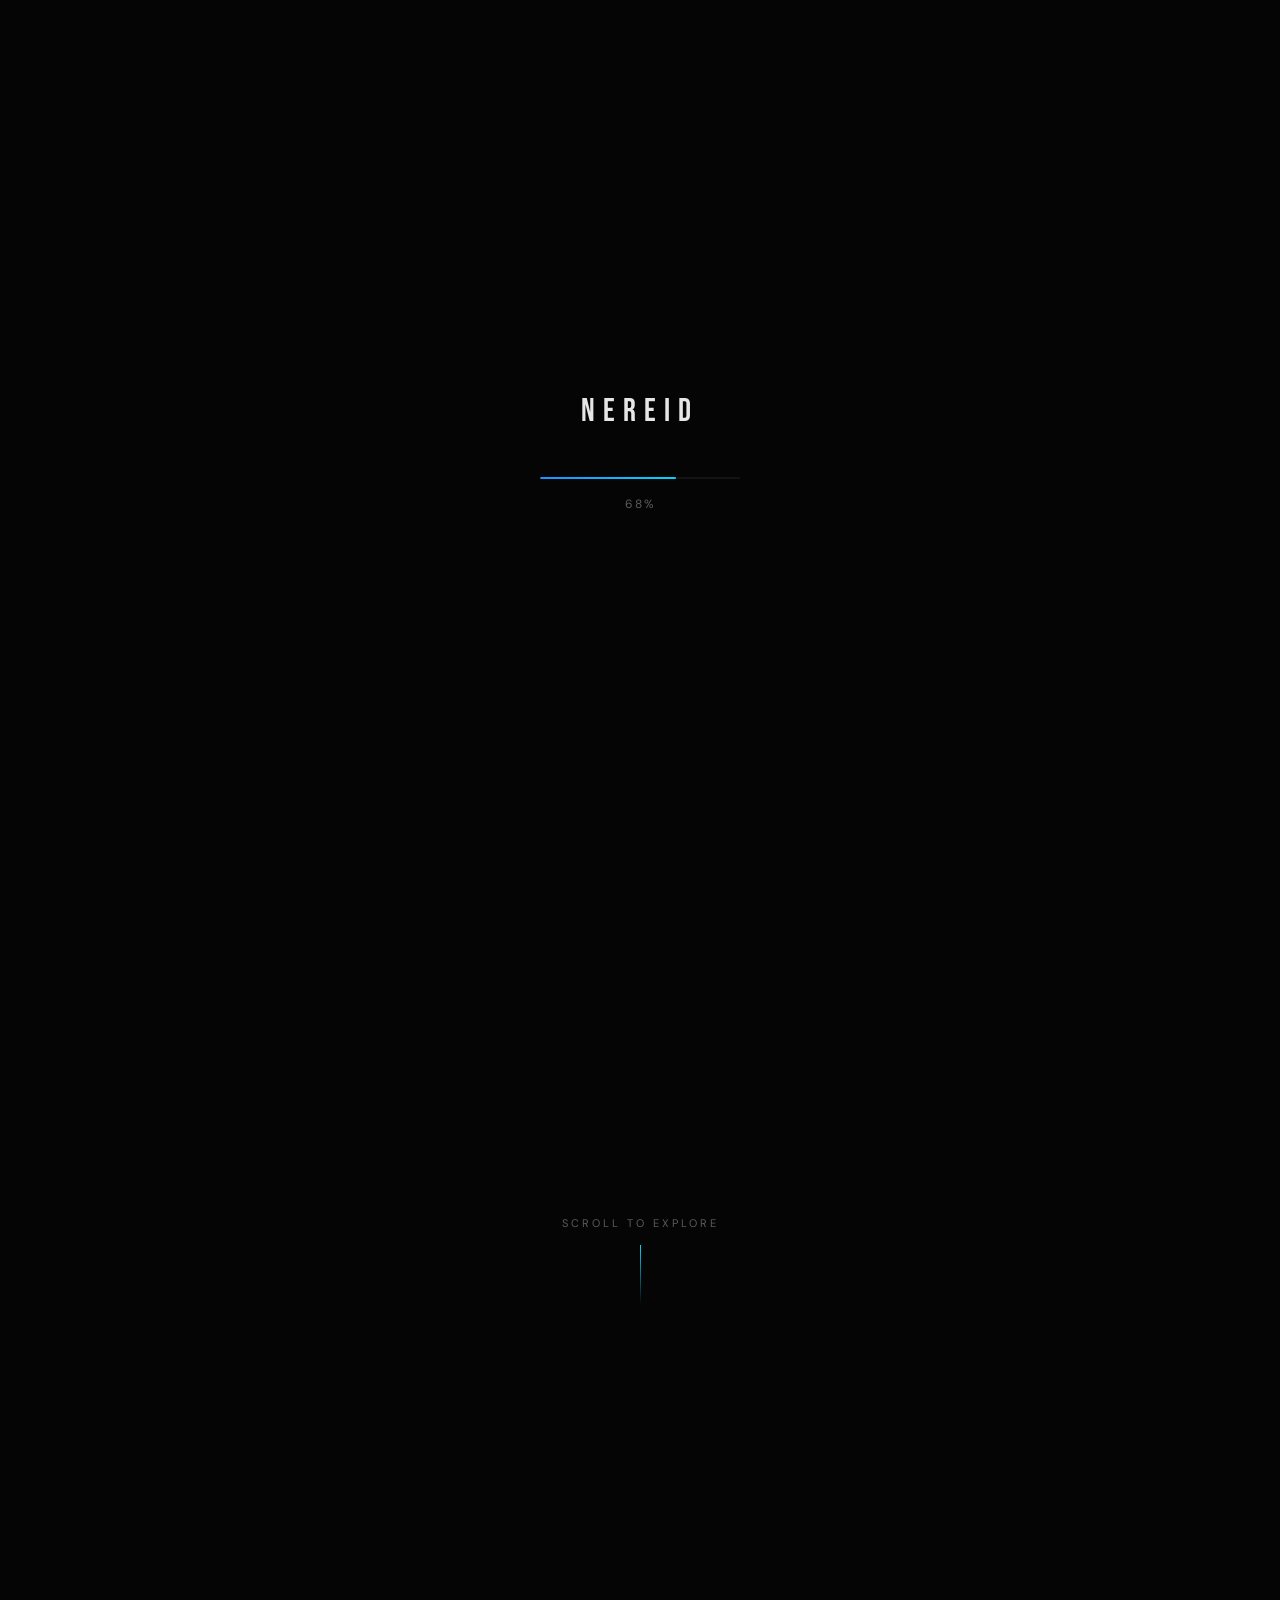
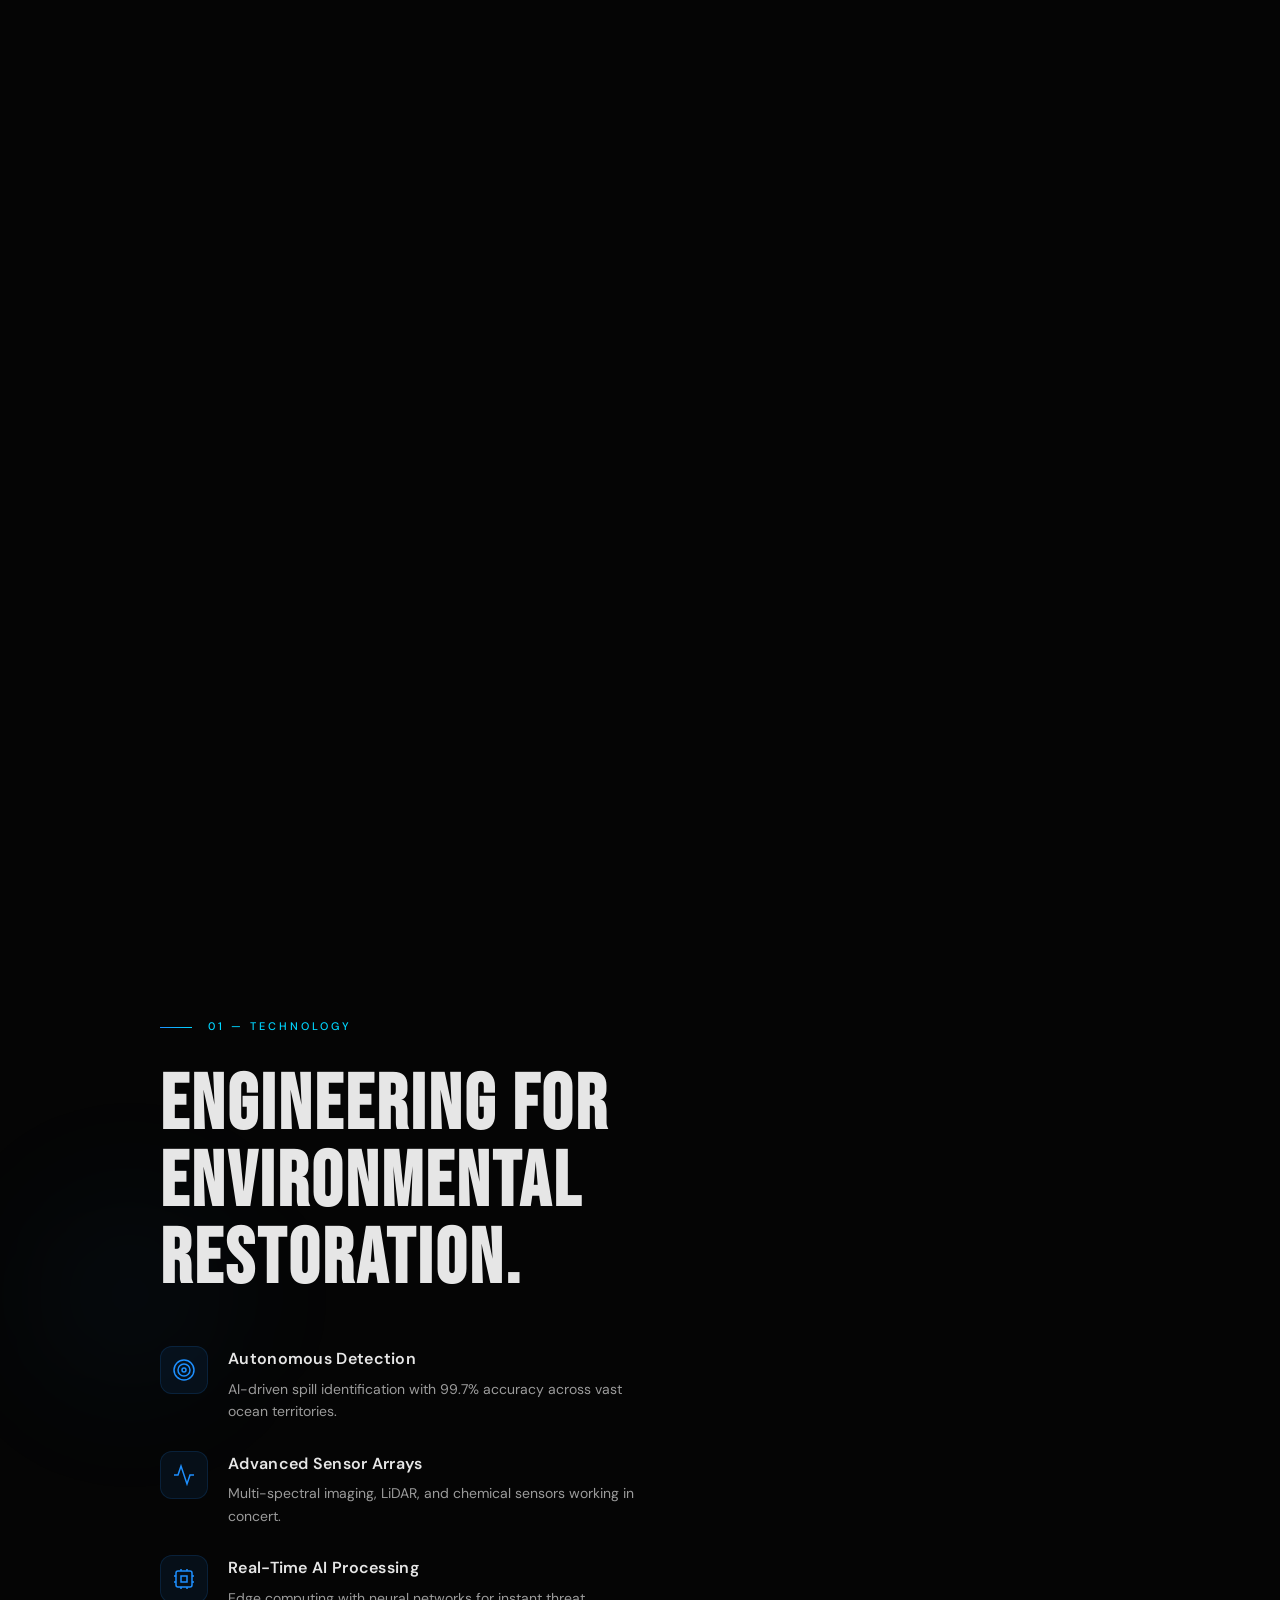
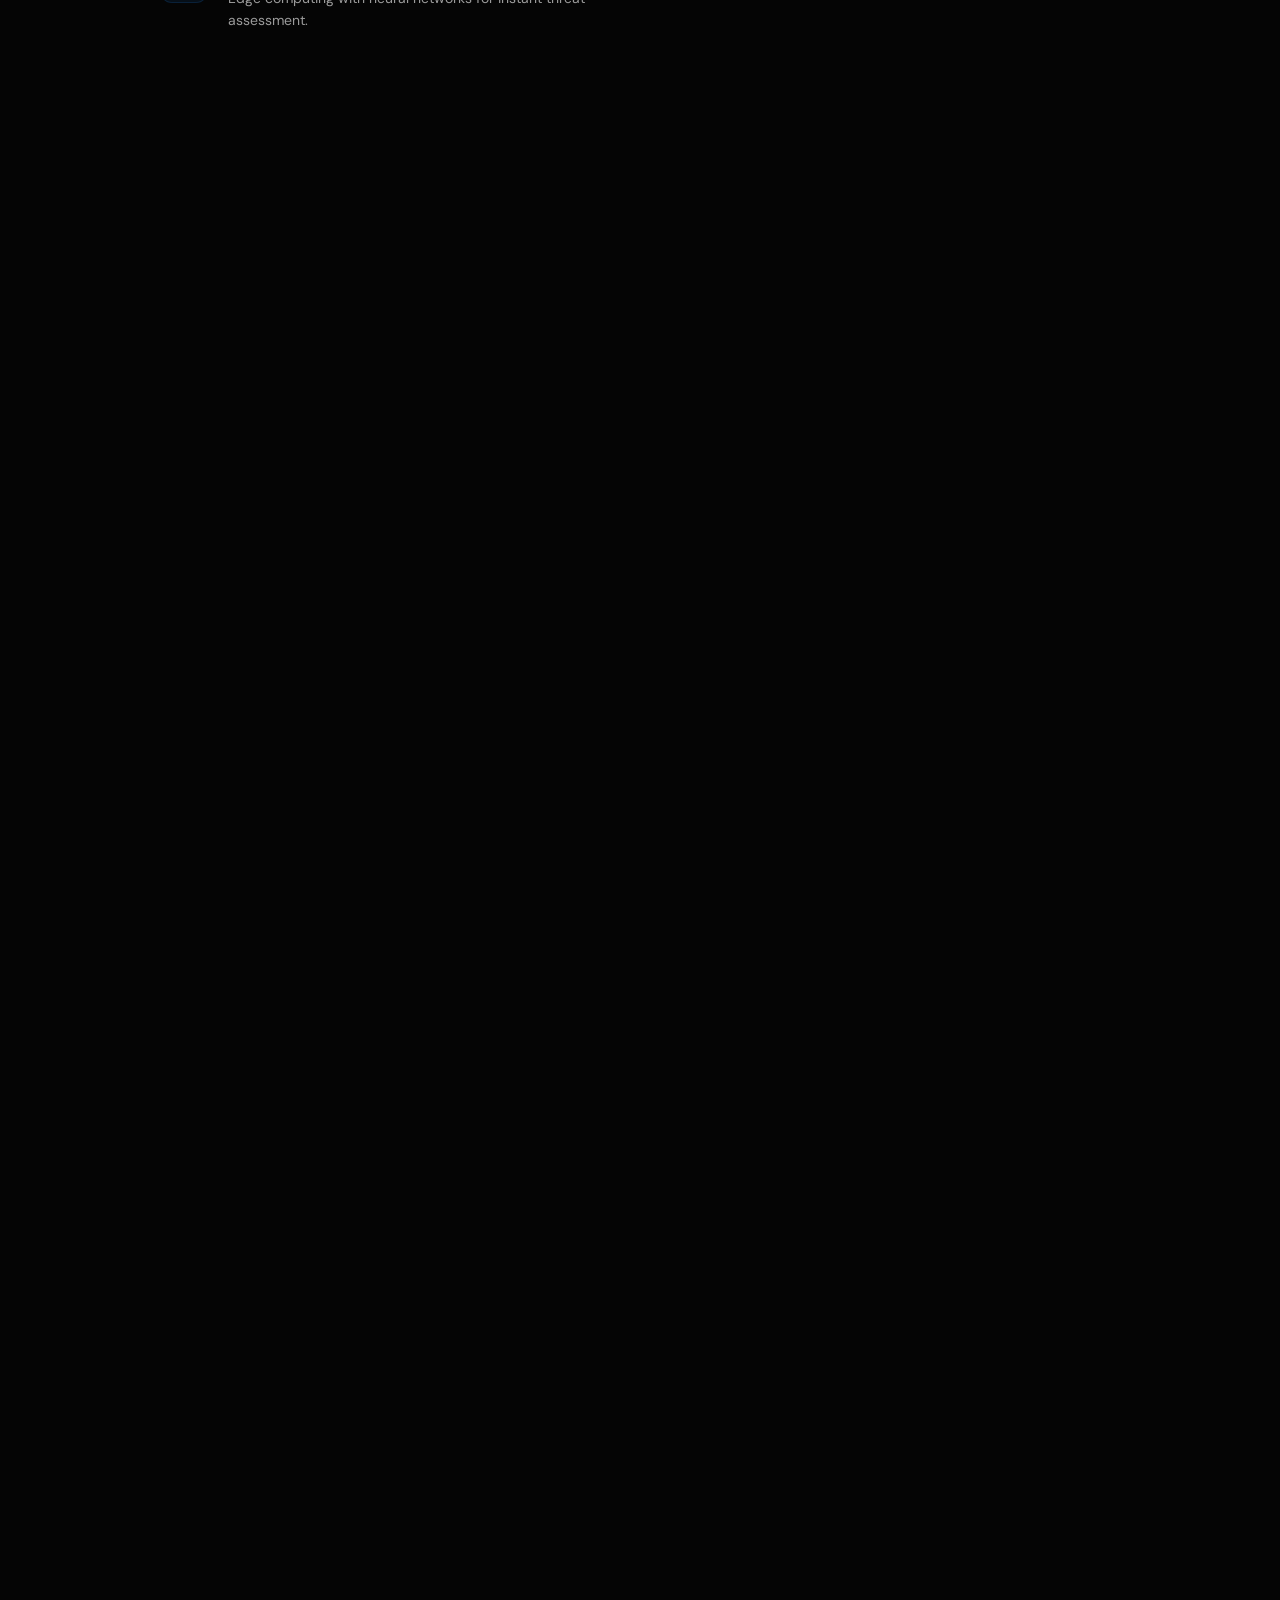
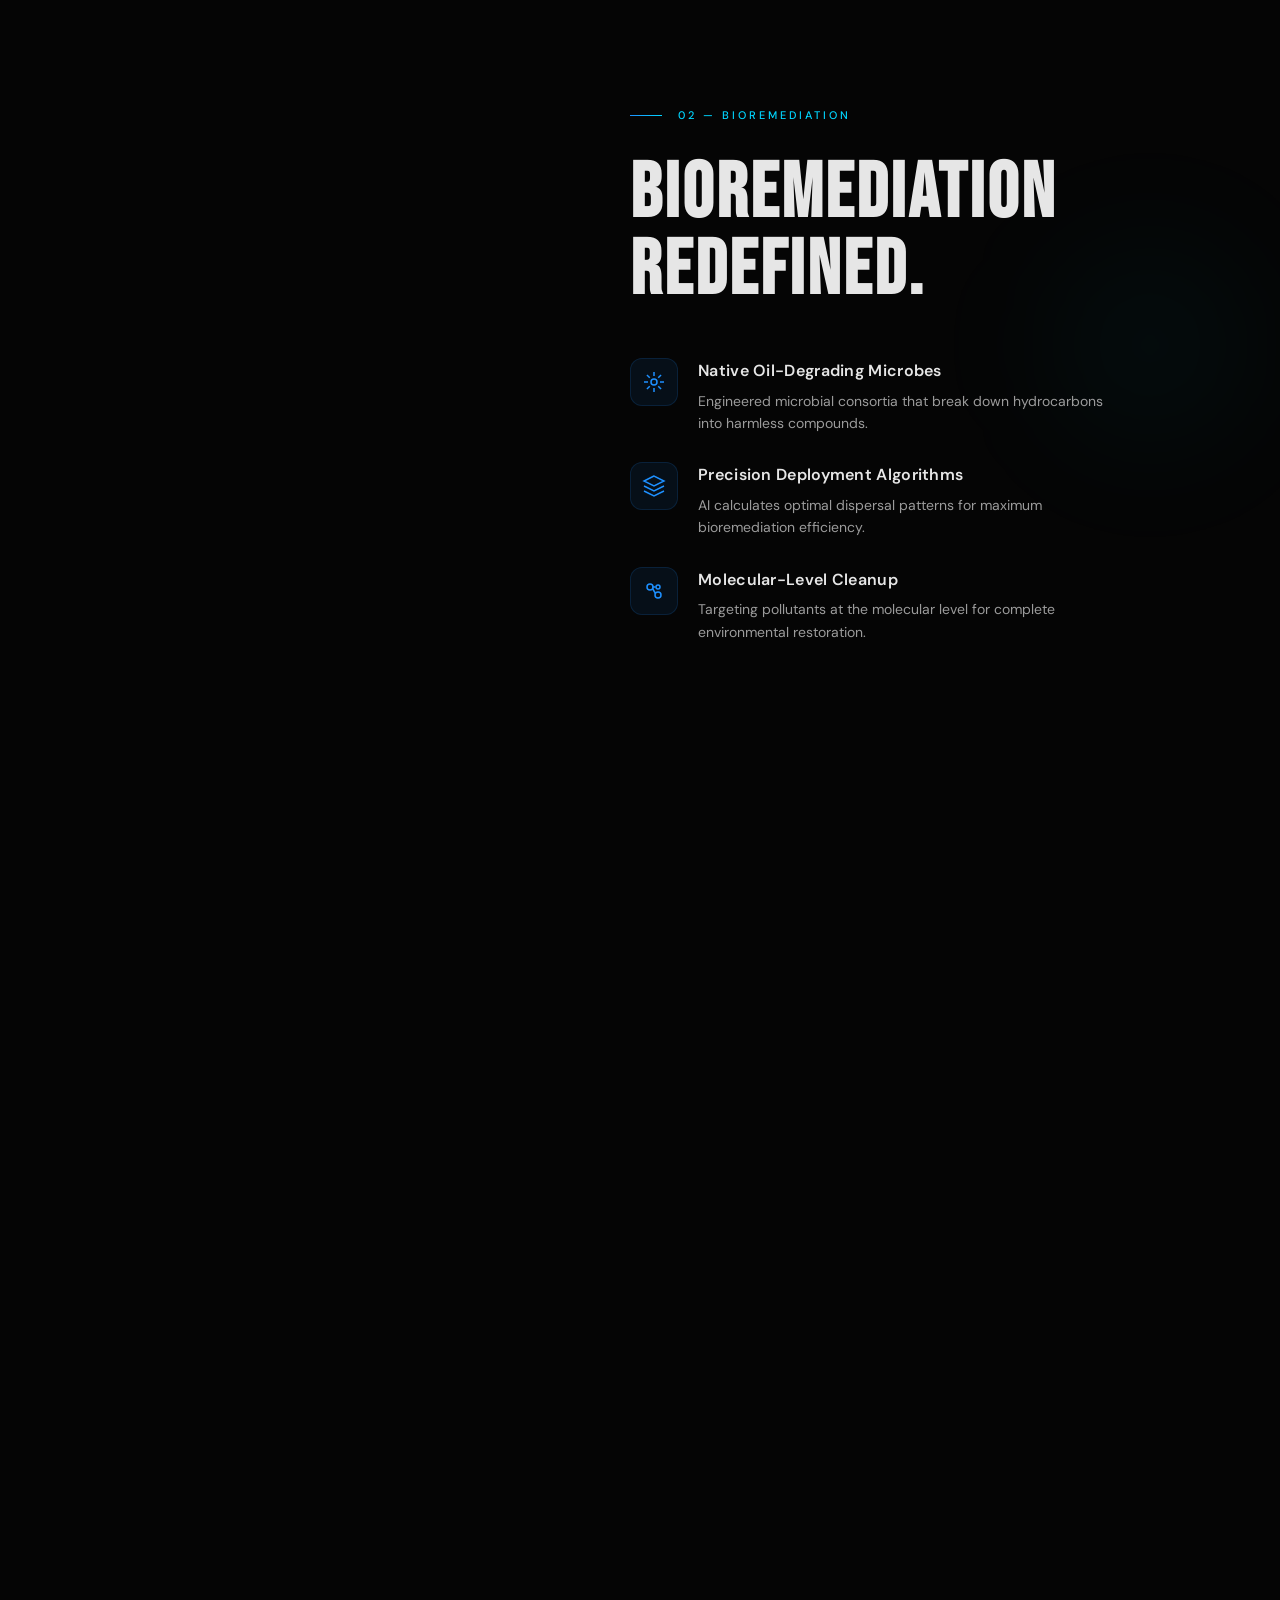
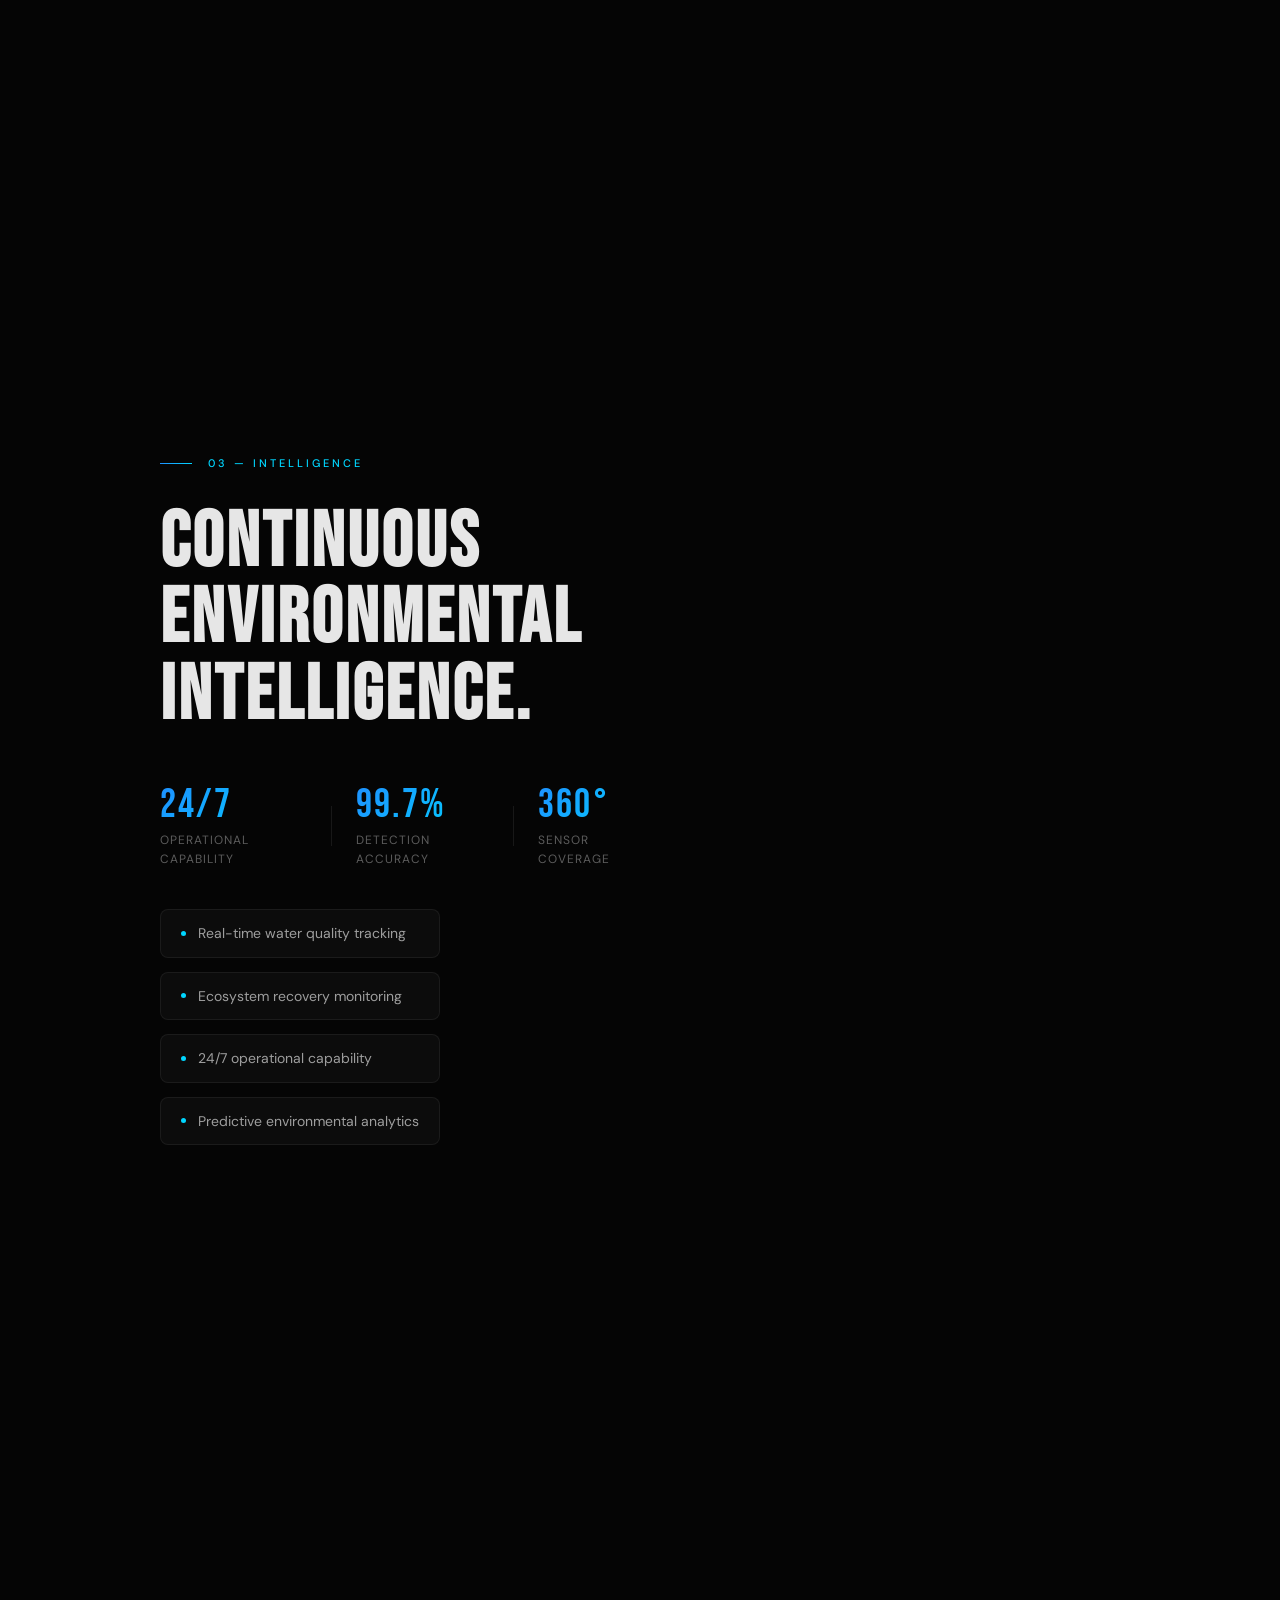
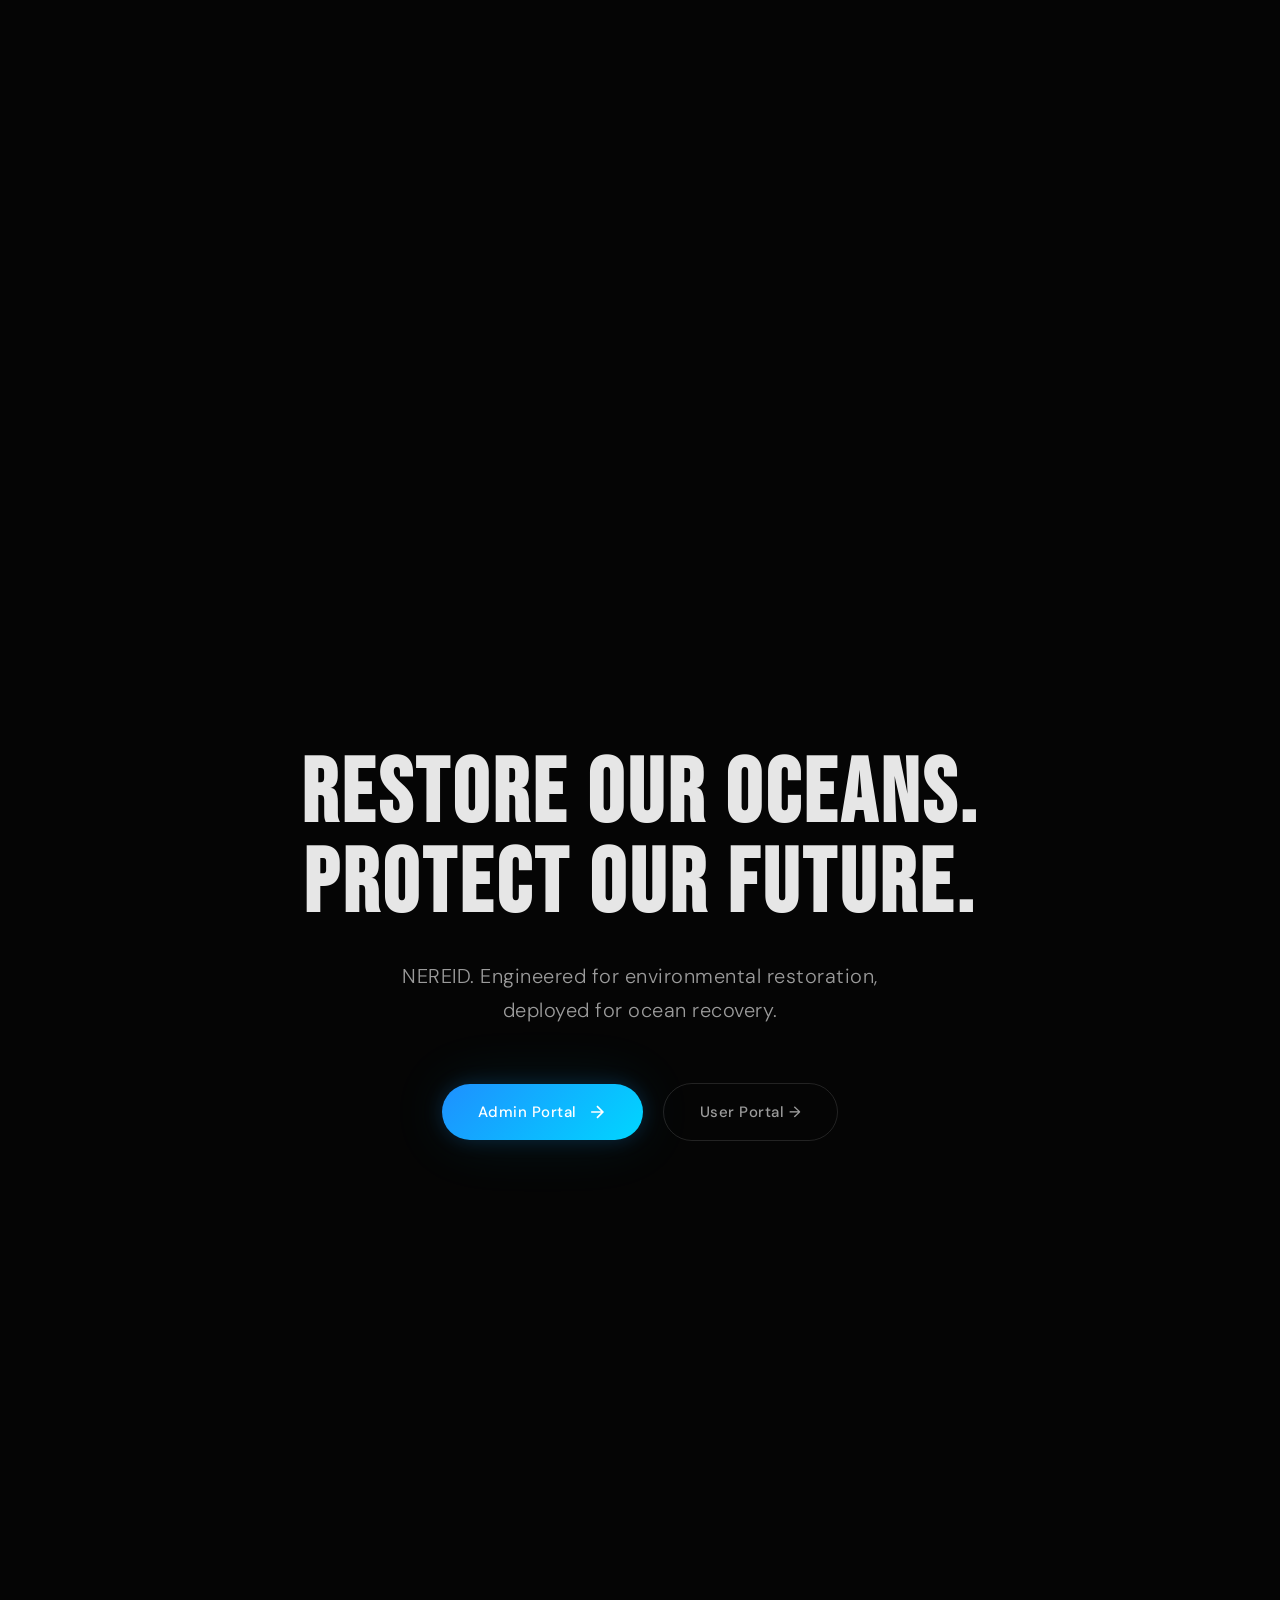
<file: index.html>
<!DOCTYPE html>
<html lang="en">
<head>
    <meta charset="UTF-8">
    <meta name="viewport" content="width=device-width, initial-scale=1.0">
    <title>NEREID — AI-Powered Autonomous Oil Spill Detection & Bioremediation</title>
    <meta name="description" content="NEREID is an AI-powered autonomous robot engineered for oil spill detection and bioremediation. Restoring our oceans through advanced environmental technology.">
    <link rel="preconnect" href="https://fonts.googleapis.com">
    <link rel="preconnect" href="https://fonts.gstatic.com" crossorigin>
    <link href="https://fonts.googleapis.com/css2?family=Bebas+Neue&family=DM+Sans:ital,opsz,wght@0,9..40,100..1000;1,9..40,100..1000&display=swap" rel="stylesheet">
    <link rel="stylesheet" href="style.css">
    <link rel="stylesheet" href="polish.css">
</head>
<body>

    <!-- ═══════════════════════════════════════════ -->
    <!-- NAVIGATION                                  -->
    <!-- ═══════════════════════════════════════════ -->
    <nav id="main-nav" class="nav" aria-label="Main navigation">
        <div class="nav__inner">
            <a href="#" class="nav__logo" id="nav-logo">NEREID</a>
            <div class="nav__links" id="nav-links">
                <a href="#overview" class="nav__link" id="nav-overview">Overview</a>
                <a href="#technology" class="nav__link" id="nav-technology">Technology</a>
                <a href="#detection" class="nav__link" id="nav-detection">Detection Systems</a>
                <a href="#bioremediation" class="nav__link" id="nav-bioremediation">Bioremediation</a>
                <a href="#impact" class="nav__link" id="nav-impact">Impact</a>
            </div>
            <div class="nav__actions">
                <a href="login.html?role=user" class="nav__login" id="nav-user-login">User Login</a>
                <a href="login.html?role=admin" class="nav__cta" id="nav-admin-login">Admin Login →</a>
            </div>
        </div>
    </nav>

    <!-- ═══════════════════════════════════════════ -->
    <!-- SCROLL-LINKED CANVAS                        -->
    <!-- ═══════════════════════════════════════════ -->
    <canvas id="hero-canvas"></canvas>

    <!-- ═══════════════════════════════════════════ -->
    <!-- SCROLLABLE CONTENT OVERLAY SECTIONS         -->
    <!-- ═══════════════════════════════════════════ -->
    <main id="scroll-container">

        <!-- SECTION 1: Hero / Overview (0–15% scroll) -->
        <section class="scroll-section section-hero" id="overview" data-section="hero">
            <div class="section__content section__content--center">
                <h1 class="hero-title" id="hero-title">NEREID</h1>
                <p class="hero-subtitle" id="hero-subtitle">Ocean guardian. AI-powered cleanup.</p>
                <div class="hero-scroll-indicator" id="scroll-indicator">
                    <span class="hero-scroll-indicator__text">Scroll to explore</span>
                    <div class="hero-scroll-indicator__line"></div>
                </div>
            </div>
        </section>

        <!-- SECTION 2: Technology / Detection (15–40% scroll) -->
        <section class="scroll-section section-technology" id="technology" data-section="technology">
            <div class="section__content section__content--left">
                <div class="section__label" id="tech-label">
                    <span class="section__label-line"></span>
                    01 — Technology
                </div>
                <h2 class="section__heading" id="tech-heading">Engineering for<br>environmental<br>restoration.</h2>
                <div class="section__features" id="tech-features">
                    <div class="feature-item" id="feature-detection">
                        <div class="feature-item__icon">
                            <svg width="24" height="24" viewBox="0 0 24 24" fill="none" stroke="currentColor" stroke-width="1.5">
                                <circle cx="12" cy="12" r="10"/>
                                <circle cx="12" cy="12" r="6"/>
                                <circle cx="12" cy="12" r="2"/>
                            </svg>
                        </div>
                        <div class="feature-item__text">
                            <h3>Autonomous Detection</h3>
                            <p>AI-driven spill identification with 99.7% accuracy across vast ocean territories.</p>
                        </div>
                    </div>
                    <div class="feature-item" id="feature-sensors">
                        <div class="feature-item__icon">
                            <svg width="24" height="24" viewBox="0 0 24 24" fill="none" stroke="currentColor" stroke-width="1.5">
                                <path d="M2 12h4l3-9 6 18 3-9h4"/>
                            </svg>
                        </div>
                        <div class="feature-item__text">
                            <h3>Advanced Sensor Arrays</h3>
                            <p>Multi-spectral imaging, LiDAR, and chemical sensors working in concert.</p>
                        </div>
                    </div>
                    <div class="feature-item" id="feature-ai">
                        <div class="feature-item__icon">
                            <svg width="24" height="24" viewBox="0 0 24 24" fill="none" stroke="currentColor" stroke-width="1.5">
                                <rect x="4" y="4" width="16" height="16" rx="2"/>
                                <path d="M9 9h6v6H9z"/>
                                <path d="M9 2v2M15 2v2M9 20v2M15 20v2M2 9h2M2 15h2M20 9h2M20 15h2"/>
                            </svg>
                        </div>
                        <div class="feature-item__text">
                            <h3>Real-Time AI Processing</h3>
                            <p>Edge computing with neural networks for instant threat assessment.</p>
                        </div>
                    </div>
                </div>
            </div>
        </section>

        <!-- SECTION 3: Bioremediation (40–65% scroll) -->
        <section class="scroll-section section-bioremediation" id="detection" data-section="bioremediation">
            <div class="section__content section__content--right">
                <div class="section__label" id="bio-label">
                    <span class="section__label-line"></span>
                    02 — Bioremediation
                </div>
                <h2 class="section__heading" id="bio-heading">Bioremediation<br>redefined.</h2>
                <div class="section__features" id="bio-features">
                    <div class="feature-item" id="feature-microbes">
                        <div class="feature-item__icon">
                            <svg width="24" height="24" viewBox="0 0 24 24" fill="none" stroke="currentColor" stroke-width="1.5">
                                <circle cx="12" cy="12" r="3"/>
                                <path d="M12 2v4M12 18v4M4.93 4.93l2.83 2.83M16.24 16.24l2.83 2.83M2 12h4M18 12h4M4.93 19.07l2.83-2.83M16.24 7.76l2.83-2.83"/>
                            </svg>
                        </div>
                        <div class="feature-item__text">
                            <h3>Native Oil-Degrading Microbes</h3>
                            <p>Engineered microbial consortia that break down hydrocarbons into harmless compounds.</p>
                        </div>
                    </div>
                    <div class="feature-item" id="feature-precision">
                        <div class="feature-item__icon">
                            <svg width="24" height="24" viewBox="0 0 24 24" fill="none" stroke="currentColor" stroke-width="1.5">
                                <path d="M12 2L2 7l10 5 10-5-10-5z"/>
                                <path d="M2 17l10 5 10-5"/>
                                <path d="M2 12l10 5 10-5"/>
                            </svg>
                        </div>
                        <div class="feature-item__text">
                            <h3>Precision Deployment Algorithms</h3>
                            <p>AI calculates optimal dispersal patterns for maximum bioremediation efficiency.</p>
                        </div>
                    </div>
                    <div class="feature-item" id="feature-molecular">
                        <div class="feature-item__icon">
                            <svg width="24" height="24" viewBox="0 0 24 24" fill="none" stroke="currentColor" stroke-width="1.5">
                                <circle cx="8" cy="8" r="3"/>
                                <circle cx="16" cy="16" r="3"/>
                                <circle cx="16" cy="8" r="2"/>
                                <line x1="10.5" y1="9.5" x2="13.5" y2="14.5"/>
                                <line x1="13.5" y1="8" x2="10.5" y2="8"/>
                            </svg>
                        </div>
                        <div class="feature-item__text">
                            <h3>Molecular-Level Cleanup</h3>
                            <p>Targeting pollutants at the molecular level for complete environmental restoration.</p>
                        </div>
                    </div>
                </div>
            </div>
        </section>

        <!-- SECTION 4: Environmental Intelligence (65–85% scroll) -->
        <section class="scroll-section section-intelligence" id="bioremediation" data-section="intelligence">
            <div class="section__content section__content--left">
                <div class="section__label" id="intel-label">
                    <span class="section__label-line"></span>
                    03 — Intelligence
                </div>
                <h2 class="section__heading" id="intel-heading">Continuous<br>environmental<br>intelligence.</h2>
                <div class="section__stats" id="intel-stats">
                    <div class="stat-item" id="stat-water">
                        <div class="stat-item__value" data-count="24">24/7</div>
                        <div class="stat-item__label">Operational Capability</div>
                    </div>
                    <div class="stat-item" id="stat-eco">
                        <div class="stat-item__value">99.7%</div>
                        <div class="stat-item__label">Detection Accuracy</div>
                    </div>
                    <div class="stat-item" id="stat-cloud">
                        <div class="stat-item__value">360°</div>
                        <div class="stat-item__label">Sensor Coverage</div>
                    </div>
                </div>
                <div class="section__features section__features--compact" id="intel-features">
                    <div class="feature-chip" id="chip-water">
                        <span class="feature-chip__dot"></span>
                        Real-time water quality tracking
                    </div>
                    <div class="feature-chip" id="chip-eco">
                        <span class="feature-chip__dot"></span>
                        Ecosystem recovery monitoring
                    </div>
                    <div class="feature-chip" id="chip-ops">
                        <span class="feature-chip__dot"></span>
                        24/7 operational capability
                    </div>
                    <div class="feature-chip" id="chip-predict">
                        <span class="feature-chip__dot"></span>
                        Predictive environmental analytics
                    </div>
                </div>
            </div>
        </section>

        <!-- SECTION 5: CTA / Final (85–100% scroll) -->
        <section class="scroll-section section-cta" id="impact" data-section="cta">
            <div class="section__content section__content--center">
                <h2 class="cta-title" id="cta-title">Restore our oceans.<br>Protect our future.</h2>
                <p class="cta-subtitle" id="cta-subtitle">NEREID. Engineered for environmental restoration,<br>deployed for ocean recovery.</p>
                <div class="cta-buttons" id="cta-buttons">
                    <a href="login.html?role=admin" class="btn btn--primary" id="cta-admin">
                        <span>Admin Portal</span>
                        <svg width="20" height="20" viewBox="0 0 24 24" fill="none" stroke="currentColor" stroke-width="2">
                            <path d="M5 12h14M12 5l7 7-7 7"/>
                        </svg>
                    </a>
                    <a href="login.html?role=user" class="btn btn--secondary" id="cta-user">User Portal →</a>
                </div>
            </div>
        </section>

    </main>

    <!-- ═══════════════════════════════════════════ -->
    <!-- PROGRESS BAR                                -->
    <!-- ═══════════════════════════════════════════ -->
    <div class="progress-bar" id="progress-bar">
        <div class="progress-bar__fill" id="progress-fill"></div>
    </div>

    <!-- ═══════════════════════════════════════════ -->
    <!-- SECTION INDICATORS (right side dots)        -->
    <!-- ═══════════════════════════════════════════ -->
    <div class="section-dots" id="section-dots">
        <button class="section-dot active" data-target="overview" id="dot-overview" aria-label="Go to Overview">
            <span class="section-dot__label">Overview</span>
        </button>
        <button class="section-dot" data-target="technology" id="dot-technology" aria-label="Go to Technology">
            <span class="section-dot__label">Technology</span>
        </button>
        <button class="section-dot" data-target="detection" id="dot-detection" aria-label="Go to Detection">
            <span class="section-dot__label">Detection</span>
        </button>
        <button class="section-dot" data-target="bioremediation" id="dot-bioremediation" aria-label="Go to Bioremediation">
            <span class="section-dot__label">Bioremediation</span>
        </button>
        <button class="section-dot" data-target="impact" id="dot-impact" aria-label="Go to Impact">
            <span class="section-dot__label">Impact</span>
        </button>
    </div>

    <script src="script.js"></script>
    <script src="polish.js"></script>
</body>
</html>
</file>
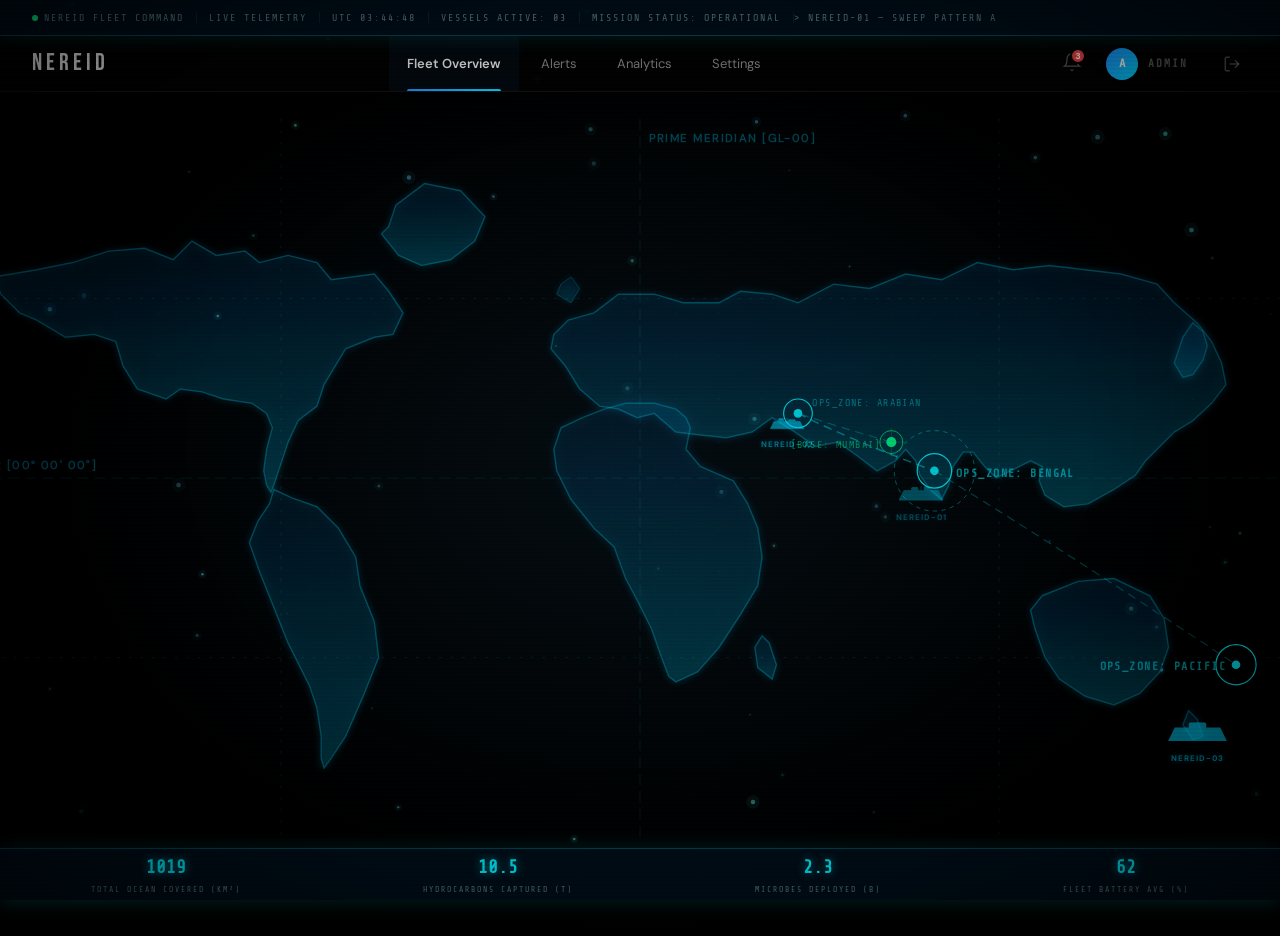
<file: admin.html>
<!DOCTYPE html>
<html lang="en">
<head>
    <meta charset="UTF-8">
    <meta name="viewport" content="width=device-width, initial-scale=1.0">
    <title>NEREID — Admin Portal</title>
    <link rel="preconnect" href="https://fonts.googleapis.com">
    <link rel="preconnect" href="https://fonts.gstatic.com" crossorigin>
    <link href="https://fonts.googleapis.com/css2?family=Bebas+Neue&family=DM+Sans:ital,opsz,wght@0,9..40,100..1000;1,9..40,100..1000&display=swap" rel="stylesheet">
    <link rel="stylesheet" href="portal.css">
    <link rel="stylesheet" href="polish.css">
    <link rel="stylesheet" href="hud.css">
</head>
<body>

    <!-- ═══ HUD Boot Sequence Overlay ═══ -->
    <div class="hud-boot-overlay" id="hud-boot">
        <div class="boot-text" id="boot-text">NEREID FLEET COMMAND v4.2.1</div>
    </div>

    <!-- ═══ Bioluminescent Particle Canvas ═══ -->
    <canvas id="particle-canvas"></canvas>

    <!-- ═══ HUD Scanlines & Vignette ═══ -->
    <div class="hud-scanlines"></div>
    <div class="hud-vignette"></div>

    <!-- ═══ HUD Top Status Bar ═══ -->
    <div class="hud-top-bar" id="hud-top-bar">
        <span class="hud-top-bar__item hud-top-bar__live">NEREID FLEET COMMAND</span>
        <span class="hud-top-bar__item">LIVE TELEMETRY</span>
        <span class="hud-top-bar__item" id="hud-utc-clock">UTC --:--:--</span>
        <span class="hud-top-bar__item" id="hud-vessel-count">VESSELS ACTIVE: 03</span>
        <span class="hud-top-bar__item">MISSION STATUS: OPERATIONAL</span>
        <div class="hud-top-bar__ticker">
            <span id="hud-ticker-text">&gt; SYSTEM INITIALIZED ... AWAITING TELEMETRY STREAM ...</span>
        </div>
    </div>

    <!-- ═══ HUD Bottom Telemetry Bar ═══ -->
    <div class="hud-bottom-bar" id="hud-bottom-bar">
        <div class="hud-metric-readout">
            <div class="hud-metric-readout__value" id="hud-ocean-covered">0</div>
            <div class="hud-metric-readout__label">TOTAL OCEAN COVERED (KM²)</div>
        </div>
        <div class="hud-metric-readout">
            <div class="hud-metric-readout__value" id="hud-hydrocarbons">0</div>
            <div class="hud-metric-readout__label">HYDROCARBONS CAPTURED (T)</div>
        </div>
        <div class="hud-metric-readout">
            <div class="hud-metric-readout__value" id="hud-microbes">0</div>
            <div class="hud-metric-readout__label">MICROBES DEPLOYED (B)</div>
        </div>
        <div class="hud-metric-readout">
            <div class="hud-metric-readout__value" id="hud-battery-avg">0</div>
            <div class="hud-metric-readout__label">FLEET BATTERY AVG (%)</div>
        </div>
    </div>

    <!-- ═══ Topbar Header ═══ -->
    <header class="topbar">
        
        <!-- Logo -->
        <a href="index.html" class="topbar-logo-text" title="Back to Home">NEREID</a>

        <!-- Navigation Links -->
        <nav class="topbar__nav">
            <button class="sidebar__link active" data-view="fleet" onclick="switchView('fleet')">
                <span class="sidebar__link-text">Fleet Overview</span>
            </button>
            <button class="sidebar__link" data-view="alerts" onclick="switchView('alerts')">
                <span class="sidebar__link-text">Alerts</span>
            </button>
            <button class="sidebar__link" data-view="analytics" onclick="switchView('analytics')">
                <span class="sidebar__link-text">Analytics</span>
            </button>
            <button class="sidebar__link" data-view="settings" onclick="switchView('settings')">
                <span class="sidebar__link-text">Settings</span>
            </button>
        </nav>

        <!-- Right Side Controls -->
        <div class="topbar__right">
            <button class="topbar__bell" id="topbar-bell" onclick="switchView('alerts')">
                <svg viewBox="0 0 24 24"><path d="M18 8A6 6 0 0 0 6 8c0 7-3 9-3 9h18s-3-2-3-9"/><path d="M13.73 21a2 2 0 0 1-3.46 0"/></svg>
                <span class="topbar__bell-badge" id="bell-badge">0</span>
            </button>
            <div class="topbar__user">
                <div class="topbar__avatar">A</div>
                <span class="topbar__user-label">ADMIN</span>
            </div>
            <!-- Logout Button -->
            <a href="login.html" class="topbar__logout" title="Logout">
                <svg viewBox="0 0 24 24" style="width: 18px; height: 18px; fill: none; stroke: currentColor; stroke-width: 1.8; vertical-align: middle;"><path d="M9 21H5a2 2 0 0 1-2-2V5a2 2 0 0 1 2-2h4"/><polyline points="16 17 21 12 16 7"/><line x1="21" y1="12" x2="9" y2="12"/></svg>
            </a>
        </div>
    </header>

    <!-- ═══ Main Content ═══ -->
    <main class="main-content">
        <div id="admin-content"></div>
    </main>

    <!-- Sailing Ships, High-Tech Map, and Holographic Globe Background Effect -->
    <div class="sailing-background">
        <!-- Ultra-Defined Tactical World Map -->
        <svg class="background-map-svg" viewBox="0 0 1000 500" xmlns="http://www.w3.org/2000/svg">
            <defs>
                <!-- Dotted High-Tech Grid Pattern -->
                <pattern id="tactical-grid" width="30" height="30" patternUnits="userSpaceOnUse">
                    <path d="M 30 0 L 0 0 0 30" fill="none" stroke="rgba(0, 214, 255, 0.02)" stroke-width="0.5"/>
                    <circle cx="15" cy="15" r="0.5" fill="rgba(0, 214, 255, 0.08)"/>
                </pattern>
                <!-- Holographic Continent Fill Gradient -->
                <linearGradient id="tactical-map-grad" x1="0" y1="0" x2="0" y2="1">
                    <stop offset="0%" stop-color="rgba(30, 144, 255, 0.06)" />
                    <stop offset="100%" stop-color="rgba(0, 214, 255, 0.15)" />
                </linearGradient>
                <!-- Glowing Aura Filter -->
                <filter id="tactical-glow" x="-20%" y="-20%" width="140%" height="140%">
                    <feGaussianBlur stdDeviation="3" result="blur" />
                    <feMerge>
                        <feMergeNode in="blur" />
                        <feMergeNode in="SourceGraphic" />
                    </feMerge>
                </filter>
            </defs>
            
            <!-- Background Grid -->
            <rect width="1000" height="500" fill="url(#tactical-grid)" />
            
            <!-- Real Continents (Highly Detailed Paths) -->
            <g fill="url(#tactical-map-grad)" stroke="rgba(0, 214, 255, 0.35)" stroke-width="1.0" filter="url(#tactical-glow)">
                <!-- Greenland -->
                <path d="M 330,60 L 325,75 L 320,80 L 332,95 L 348,102 L 368,98 L 385,85 L 392,68 L 375,50 L 350,45 Z" />
                <!-- North America -->
                <path d="M 50,110 L 80,105 L 105,100 L 130,92 L 155,90 L 175,98 L 188,85 L 205,95 L 225,92 L 235,100 L 255,95 L 275,100 L 285,112 L 315,108 L 325,120 L 335,135 L 328,150 L 315,152 L 295,160 L 280,185 L 275,200 L 262,210 L 255,225 L 250,240 L 245,255 L 243,260 L 240,255 L 238,245 L 240,230 L 244,215 L 240,205 L 230,198 L 210,195 L 195,190 L 180,188 L 170,195 L 150,188 L 140,172 L 135,155 L 120,150 L 100,152 L 80,140 L 68,135 L 55,122 Z" />
                <!-- South America -->
                <path d="M 245,258 L 258,264 L 275,270 L 290,285 L 302,305 L 305,325 L 315,350 L 318,375 L 308,400 L 295,430 L 285,445 L 280,452 L 278,445 L 278,430 L 275,410 L 270,395 L 255,365 L 245,340 L 235,315 L 228,295 L 234,280 L 242,268 Z" />
                <!-- Africa -->
                <path d="M 445,215 L 460,208 L 475,202 L 490,198 L 510,198 L 525,202 L 532,208 L 535,215 L 532,230 L 542,242 L 565,252 L 575,268 L 582,285 L 585,305 L 582,325 L 570,345 L 555,368 L 540,385 L 525,392 L 520,388 L 515,375 L 508,355 L 498,335 L 490,320 L 482,298 L 468,285 L 452,265 L 442,245 L 440,230 Z" />
                <!-- Madagascar -->
                <path d="M 585,360 L 590,365 L 595,380 L 592,390 L 582,382 L 580,368 Z" />
                <!-- Europe / Asia (Eurasia) -->
                <path d="M 440,150 L 450,140 L 468,135 L 485,122 L 510,122 L 530,128 L 555,128 L 570,120 L 592,122 L 610,128 L 635,115 L 660,118 L 685,108 L 710,112 L 735,100 L 760,105 L 785,102 L 810,105 L 835,108 L 860,115 L 872,128 L 888,142 L 898,155 L 905,170 L 908,185 L 898,198 L 885,210 L 872,218 L 865,225 L 852,238 L 845,248 L 830,258 L 812,268 L 795,270 L 782,262 L 778,252 L 780,242 L 772,238 L 758,245 L 748,250 L 740,242 L 732,232 L 725,232 L 718,242 L 715,255 L 710,265 L 702,258 L 695,248 L 692,238 L 685,230 L 678,238 L 665,245 L 652,235 L 638,225 L 622,228 L 608,218 L 592,208 L 578,218 L 560,222 L 542,220 L 525,218 L 510,205 L 498,208 L 485,202 L 472,200 L 458,188 L 448,172 L 438,160 Z" />
                <!-- Japan -->
                <path d="M 885,142 L 892,148 L 895,158 L 892,168 L 885,178 L 878,180 L 872,170 L 878,152 Z" />
                <!-- Australia -->
                <path d="M 780,332 L 805,322 L 830,320 L 855,332 L 865,348 L 868,368 L 862,385 L 848,400 L 830,408 L 810,402 L 792,390 L 782,375 L 775,355 L 772,342 Z" />
                <!-- New Zealand -->
                <path d="M 882,412 L 888,418 L 892,430 L 885,432 L 878,422 Z" />
                <!-- United Kingdom / Ireland -->
                <path d="M 445,115 L 452,110 L 458,118 L 452,128 L 442,122 Z" stroke-width="0.5" />
            </g>

            <!-- Coordinate Telemetry Grid Lines -->
            <g stroke="rgba(0, 214, 255, 0.12)" stroke-width="0.8" fill="none">
                <!-- Latitude Equator Line -->
                <line x1="0" y1="250" x2="1000" y2="250" stroke-dasharray="8 4"/>
                <text x="12" y="244" fill="rgba(0, 214, 255, 0.35)" font-family="DM Sans" font-size="8" letter-spacing="1">EQUATOR [00° 00' 00"]</text>
                
                <!-- Central Meridian -->
                <line x1="500" y1="0" x2="500" y2="500" stroke-dasharray="8 4"/>
                <text x="506" y="16" fill="rgba(0, 214, 255, 0.35)" font-family="DM Sans" font-size="8" letter-spacing="1">PRIME MERIDIAN [GL-00]</text>
                
                <!-- Grid coordinates lines -->
                <line x1="0" y1="125" x2="1000" y2="125" stroke-dasharray="2 6"/>
                <line x1="0" y1="375" x2="1000" y2="375" stroke-dasharray="2 6"/>
                <line x1="250" y1="0" x2="250" y2="500" stroke-dasharray="2 6"/>
                <line x1="750" y1="0" x2="750" y2="500" stroke-dasharray="2 6"/>
            </g>

            <!-- Active Operational Zones with Radar Sweeps -->
            <g class="map-radar-node" id="zone-bengal">
                <circle cx="705" cy="245" r="3" fill="#00F0FF" class="node-pulse"/>
                <circle cx="705" cy="245" r="12" fill="none" stroke="#00F0FF" stroke-width="0.8" class="node-ring"/>
                <circle cx="705" cy="245" r="28" fill="none" stroke="#00F0FF" stroke-width="0.3" stroke-dasharray="3 3" class="node-ring-slow"/>
                <circle cx="705" cy="245" class="radar-sweep-ring"/>
                <circle cx="705" cy="245" class="radar-sweep-ring radar-sweep-ring--delayed"/>
                <text x="720" y="249" fill="rgba(0, 240, 255, 0.65)" font-size="8" font-family="'Share Tech Mono', monospace" font-weight="700" letter-spacing="1">OPS_ZONE: BENGAL</text>
            </g>

            <g class="map-radar-node" id="zone-arabian">
                <circle cx="610" cy="205" r="3" fill="#00F0FF" class="node-pulse"/>
                <circle cx="610" cy="205" r="10" fill="none" stroke="#00F0FF" stroke-width="0.8" class="node-ring"/>
                <circle cx="610" cy="205" class="radar-sweep-ring"/>
                <circle cx="610" cy="205" class="radar-sweep-ring radar-sweep-ring--delayed"/>
                <text x="620" y="200" fill="rgba(0, 240, 255, 0.5)" font-size="7" font-family="'Share Tech Mono', monospace" letter-spacing="1">OPS_ZONE: ARABIAN</text>
            </g>

            <g class="map-radar-node" id="zone-pacific">
                <circle cx="915" cy="380" r="3" fill="#00F0FF" class="node-pulse"/>
                <circle cx="915" cy="380" r="14" fill="none" stroke="#00F0FF" stroke-width="0.8" class="node-ring"/>
                <circle cx="915" cy="380" class="radar-sweep-ring"/>
                <circle cx="915" cy="380" class="radar-sweep-ring radar-sweep-ring--delayed"/>
                <text x="820" y="384" fill="rgba(0, 240, 255, 0.65)" font-size="8" font-family="'Share Tech Mono', monospace" font-weight="700" letter-spacing="1">OPS_ZONE: PACIFIC</text>
            </g>

            <!-- Mumbai Base with Enhanced Marker -->
            <g class="map-radar-node" id="base-mumbai">
                <circle cx="675" cy="225" r="3.5" fill="#00FF88" class="node-pulse-slow"/>
                <circle cx="675" cy="225" r="8" fill="none" stroke="#00FF88" stroke-width="0.5" class="node-ring-slow"/>
                <circle cx="675" cy="225" class="base-pulse-ring"/>
                <!-- Crosshair -->
                <line x1="665" y1="225" x2="685" y2="225" stroke="#00FF88" stroke-width="0.3" opacity="0.5"/>
                <line x1="675" y1="215" x2="675" y2="235" stroke="#00FF88" stroke-width="0.3" opacity="0.5"/>
                <text x="605" y="229" fill="rgba(0, 255, 136, 0.6)" font-size="7" font-family="'Share Tech Mono', monospace" letter-spacing="1">[BASE: MUMBAI]</text>
            </g>

            <!-- Telemetry paths with animated dash flow -->
            <g fill="none" stroke-dasharray="6 4">
                <path d="M 675,225 Q 640,215 610,205" stroke="rgba(0, 240, 255, 0.3)" stroke-width="0.8" class="telemetry-path-animated"/>
                <path d="M 610,205 Q 650,225 705,245" stroke="rgba(0, 240, 255, 0.5)" stroke-width="1" class="telemetry-path-animated"/>
                <path d="M 705,245 Q 810,310 915,380" stroke="rgba(0, 240, 255, 0.3)" stroke-width="0.8" class="telemetry-path-animated"/>
            </g>
        </svg>

        <!-- Clickable floating vessels with motion trails -->
        <div class="sailing-ship sailing-ship--1" onclick="openShipPopover('NEREID-01')" title="NEREID-01 (Click to inspect)">
            <!-- Motion trail ghosts -->
            <div class="vessel-trail vessel-trail--3" aria-hidden="true">
                <svg viewBox="0 0 64 24" fill="none" stroke="currentColor" stroke-width="0.8"><path d="M8 18 L56 18 L52 6 L12 6 Z" fill="currentColor"/></svg>
            </div>
            <div class="vessel-trail vessel-trail--2" aria-hidden="true">
                <svg viewBox="0 0 64 24" fill="none" stroke="currentColor" stroke-width="0.8"><path d="M8 18 L56 18 L52 6 L12 6 Z" fill="currentColor"/></svg>
            </div>
            <div class="vessel-trail vessel-trail--1" aria-hidden="true">
                <svg viewBox="0 0 64 24" fill="none" stroke="currentColor" stroke-width="0.8"><path d="M8 18 L56 18 L52 6 L12 6 Z" fill="currentColor"/></svg>
            </div>
            <div class="ship-hologram-node">
                <div class="vessel-radar-dish"></div>
                <svg viewBox="0 0 64 24" fill="none" stroke="currentColor" stroke-width="1.2">
                    <path d="M4 18 L60 18 L54 6 L10 6 Z" fill="currentColor"/>
                    <rect x="20" y="2" width="8" height="4" fill="currentColor" rx="1"/>
                    <rect x="36" y="1" width="6" height="5" fill="currentColor" rx="1"/>
                    <line x1="32" y1="0" x2="32" y2="6" stroke="currentColor" stroke-width="0.8"/>
                </svg>
                <span class="ship-label">NEREID-01</span>
            </div>
        </div>
        
        <div class="sailing-ship sailing-ship--2" onclick="openShipPopover('NEREID-02')" title="NEREID-02 (Click to inspect)">
            <div class="vessel-trail vessel-trail--3" aria-hidden="true">
                <svg viewBox="0 0 64 24" fill="none" stroke="currentColor" stroke-width="0.8"><path d="M8 18 L56 18 L52 6 L12 6 Z" fill="currentColor"/></svg>
            </div>
            <div class="vessel-trail vessel-trail--2" aria-hidden="true">
                <svg viewBox="0 0 64 24" fill="none" stroke="currentColor" stroke-width="0.8"><path d="M8 18 L56 18 L52 6 L12 6 Z" fill="currentColor"/></svg>
            </div>
            <div class="vessel-trail vessel-trail--1" aria-hidden="true">
                <svg viewBox="0 0 64 24" fill="none" stroke="currentColor" stroke-width="0.8"><path d="M8 18 L56 18 L52 6 L12 6 Z" fill="currentColor"/></svg>
            </div>
            <div class="ship-hologram-node">
                <div class="vessel-radar-dish"></div>
                <svg viewBox="0 0 64 24" fill="none" stroke="currentColor" stroke-width="1.2">
                    <path d="M4 18 L60 18 L54 6 L10 6 Z" fill="currentColor"/>
                    <rect x="18" y="3" width="12" height="3" fill="currentColor" rx="1"/>
                    <rect x="38" y="1" width="8" height="5" fill="currentColor" rx="1"/>
                    <line x1="32" y1="0" x2="32" y2="6" stroke="currentColor" stroke-width="0.8"/>
                </svg>
                <span class="ship-label">NEREID-02</span>
            </div>
        </div>
        
        <div class="sailing-ship sailing-ship--3" onclick="openShipPopover('NEREID-03')" title="NEREID-03 (Click to inspect)">
            <div class="vessel-trail vessel-trail--3" aria-hidden="true">
                <svg viewBox="0 0 64 24" fill="none" stroke="currentColor" stroke-width="0.8"><path d="M8 18 L56 18 L52 6 L12 6 Z" fill="currentColor"/></svg>
            </div>
            <div class="vessel-trail vessel-trail--2" aria-hidden="true">
                <svg viewBox="0 0 64 24" fill="none" stroke="currentColor" stroke-width="0.8"><path d="M8 18 L56 18 L52 6 L12 6 Z" fill="currentColor"/></svg>
            </div>
            <div class="vessel-trail vessel-trail--1" aria-hidden="true">
                <svg viewBox="0 0 64 24" fill="none" stroke="currentColor" stroke-width="0.8"><path d="M8 18 L56 18 L52 6 L12 6 Z" fill="currentColor"/></svg>
            </div>
            <div class="ship-hologram-node">
                <div class="vessel-radar-dish"></div>
                <svg viewBox="0 0 64 24" fill="none" stroke="currentColor" stroke-width="1.2">
                    <path d="M4 18 L60 18 L54 6 L10 6 Z" fill="currentColor"/>
                    <rect x="24" y="1" width="16" height="5" fill="currentColor" rx="1"/>
                    <line x1="32" y1="0" x2="32" y2="6" stroke="currentColor" stroke-width="0.8"/>
                </svg>
                <span class="ship-label">NEREID-03</span>
            </div>
        </div>
    </div>

    <!-- Ship Inspector Modal Backing -->
    <div id="ship-popover-backdrop" class="ship-popover-backdrop" onclick="closeShipPopover()"></div>
    
    <!-- Ship Inspector Modal Card -->
    <div id="ship-popover" class="ship-popover" style="display: none;">
        <button class="ship-popover__close" onclick="closeShipPopover()">×</button>
        <div class="ship-popover__header">
            <h3 class="ship-popover__title">
                <span class="ship-popover__icon">🚢</span>
                <span id="popover-ship-id">NEREID-01</span>
            </h3>
            <span id="popover-ship-status" class="status-chip">ACTIVE</span>
        </div>
        <div class="ship-popover__divider"></div>
        <div class="ship-popover__metrics">
            <div class="popover-metric"><span class="popover-metric__icon">⚡</span><span>Solar: <strong id="popover-solar">--</strong> Wh</span></div>
            <div class="popover-metric"><span class="popover-metric__icon">🔋</span><span>Battery: <strong id="popover-battery">--</strong>%</span></div>
            <div class="popover-metric"><span class="popover-metric__icon">🦠</span><span>Microbe: <strong id="popover-microbe">--</strong>%</span></div>
            <div class="popover-metric"><span class="popover-metric__icon">💧</span><span>Purified: <strong id="popover-purified">--</strong>L</span></div>
            <div class="popover-metric"><span class="popover-metric__icon">🌤</span><span>Weather: <strong id="popover-weather">--</strong></span></div>
            <div class="popover-metric"><span class="popover-metric__icon">📍</span><span>Coverage: <strong id="popover-coverage">--</strong>%</span></div>
        </div>
        <div class="ship-popover__divider"></div>
        <div class="ship-popover__actions">
            <a id="popover-dashboard-link" href="#" class="ship-popover__btn">OPEN COMMAND DASHBOARD →</a>
        </div>
    </div>

    <!-- ═══ Scripts ═══ -->
    <script src="data.js"></script>
    <script src="alerts.js"></script>
    <script src="admin.js"></script>
    <script src="simulate.js"></script>

    <!-- Parallax mouse tracking & Interactive popover scripts -->
    <script>
        // Parallax and Spotlight card mouse tracking
        document.addEventListener('mousemove', function (e) {
            const x = (e.clientX - window.innerWidth / 2) / (window.innerWidth / 2);
            const y = (e.clientY - window.innerHeight / 2) / (window.innerHeight / 2);
            document.documentElement.style.setProperty('--map-parallax-x', (x * -18) + 'px');
            document.documentElement.style.setProperty('--map-parallax-y', (y * -18) + 'px');

            document.querySelectorAll('.card, .ship-popover').forEach(card => {
                const rect = card.getBoundingClientRect();
                const mouseX = e.clientX - rect.left;
                const mouseY = e.clientY - rect.top;
                card.style.setProperty('--mouse-x', mouseX + 'px');
                card.style.setProperty('--mouse-y', mouseY + 'px');
            });
        });

        // Ship popover logic
        let activePopoverShipId = null;

        function openShipPopover(shipId) {
            if (typeof window.setSelectedShip !== 'undefined') {
                window.setSelectedShip(shipId);
                
                // Scroll the newly rendered card into view smoothly
                setTimeout(() => {
                    const card = document.getElementById(`card-${shipId}`);
                    if (card) {
                        card.scrollIntoView({ behavior: 'smooth', block: 'center' });
                        card.classList.add('card-highlight-pulse');
                        setTimeout(() => {
                            card.classList.remove('card-highlight-pulse');
                        }, 2000);
                    }
                }, 150);
            }
        }

        function closeShipPopover() {
            activePopoverShipId = null;
            const backdrop = document.getElementById('ship-popover-backdrop');
            const popover = document.getElementById('ship-popover');
            
            backdrop.classList.remove('active');
            popover.classList.remove('active');
            
            setTimeout(() => {
                if (!activePopoverShipId) {
                    backdrop.style.display = 'none';
                    popover.style.display = 'none';
                }
            }, 300);
        }

        function updatePopoverData() {
            if (!activePopoverShipId) return;
            if (typeof getShipData === 'undefined') return;
            const ship = getShipData(activePopoverShipId);
            if (!ship) return;
            
            document.getElementById('popover-ship-id').textContent = ship.id;
            
            const statusEl = document.getElementById('popover-ship-status');
            statusEl.className = `status-chip status-chip--${ship.status}`;
            statusEl.innerHTML = `<span class="status-chip__dot"></span> ${ship.status.toUpperCase()}`;
            
            document.getElementById('popover-solar').textContent = ship.power.solarGenerated;
            document.getElementById('popover-battery').textContent = ship.power.batteryPercent;
            document.getElementById('popover-microbe').textContent = ship.bioremediation.microbeTankPercent;
            document.getElementById('popover-purified').textContent = Math.round(ship.bioremediation.waterPurified);
            document.getElementById('popover-weather').textContent = ship.weather.condition;
            document.getElementById('popover-coverage').textContent = Math.round(ship.patrol.coveragePercent);
            
            document.getElementById('popover-dashboard-link').href = `dashboard.html?ship=${ship.id}`;
        }

        // Live simulation sync for inspector modal
        window.addEventListener('nereid:update', function (e) {
            if (activePopoverShipId && e.detail && e.detail.ship === activePopoverShipId) {
                updatePopoverData();
            }
        });
    </script>
    <script src="hud.js"></script>
    <script src="polish.js"></script>
</body>
</html>
</file>
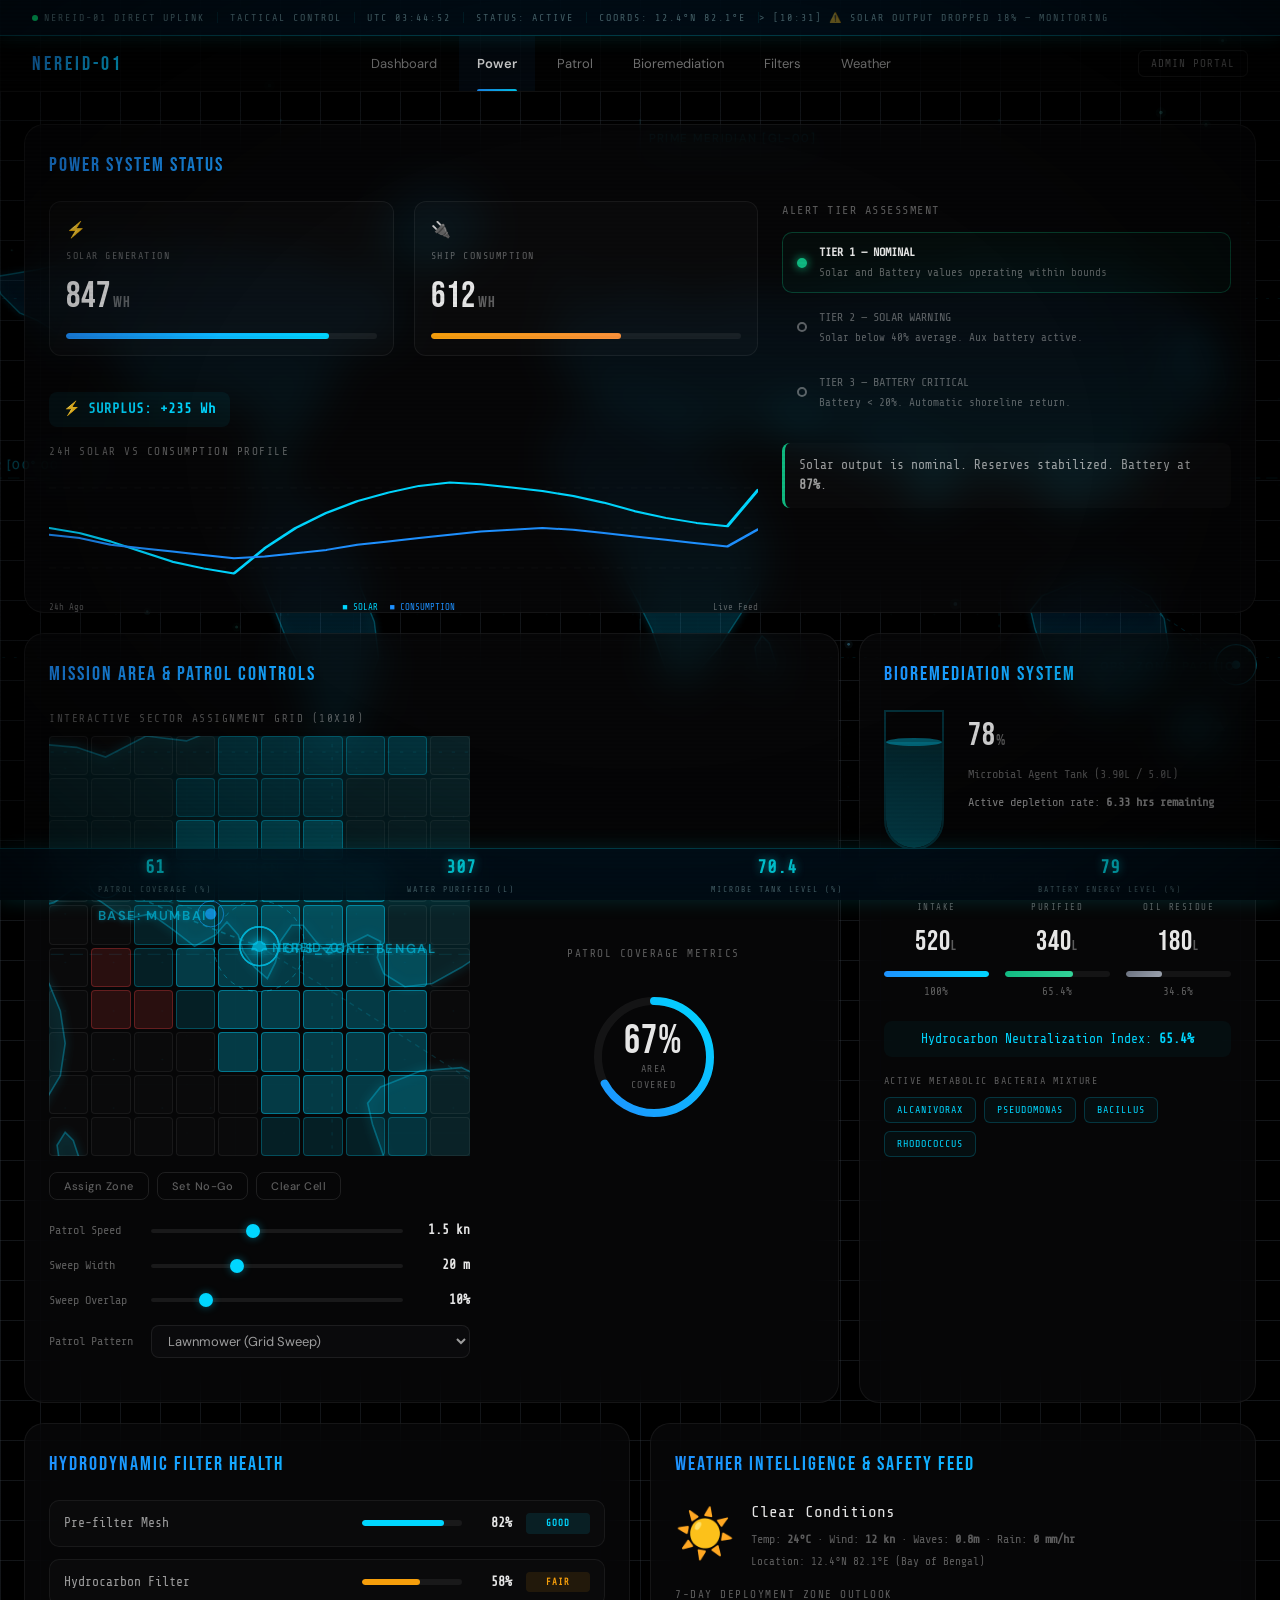
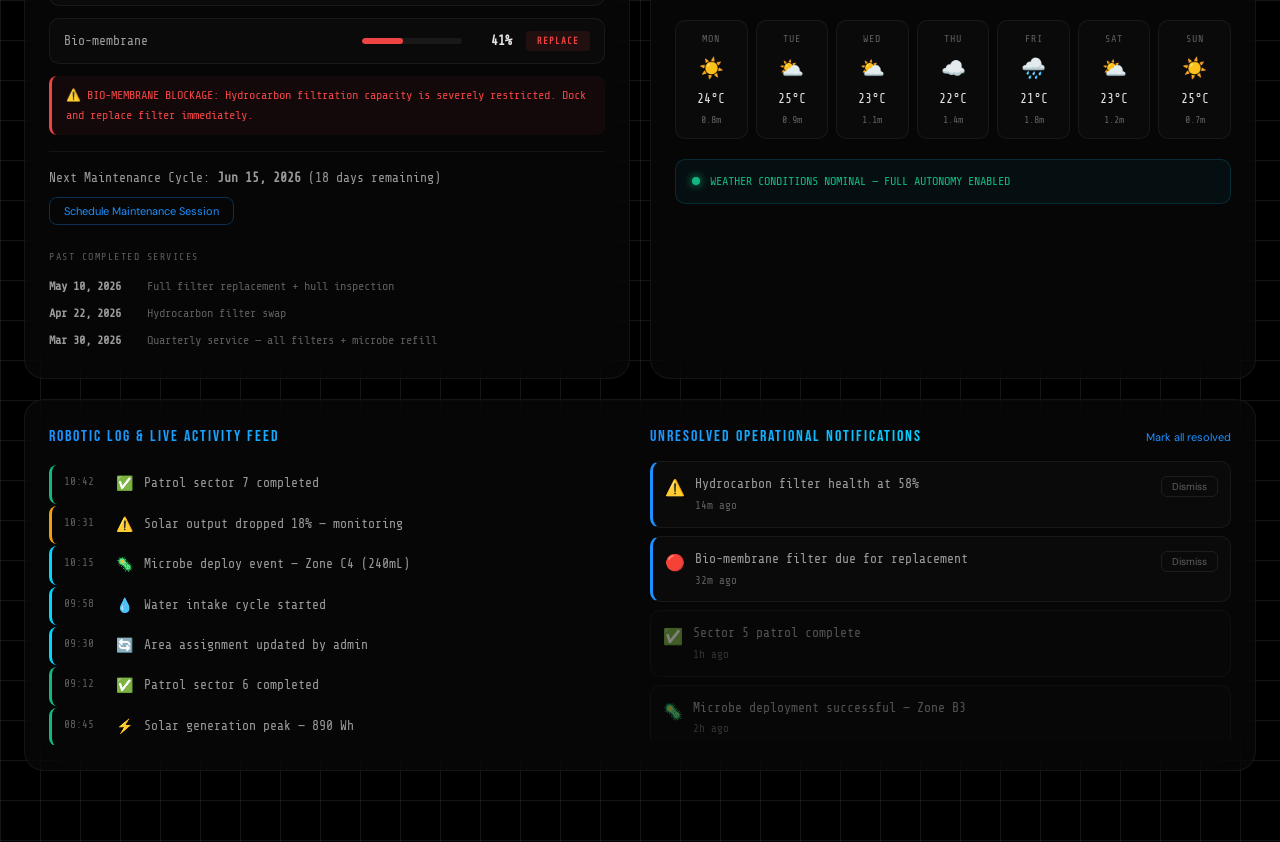
<file: dashboard.html>
<!DOCTYPE html>
<html lang="en">
<head>
    <meta charset="UTF-8">
    <meta name="viewport" content="width=device-width, initial-scale=1.0">
    <title>NEREID — Ship Command Dashboard</title>
    <meta name="description" content="NEREID AI Robot Ship Command & Real-time Bioremediation Dashboard.">
    <link rel="preconnect" href="https://fonts.googleapis.com">
    <link rel="preconnect" href="https://fonts.gstatic.com" crossorigin>
    <link href="https://fonts.googleapis.com/css2?family=Bebas+Neue&family=DM+Sans:ital,opsz,wght@0,9..40,100..1000;1,9..40,100..1000&display=swap" rel="stylesheet">
    <link rel="stylesheet" href="portal.css?v=1.5">
    <link rel="stylesheet" href="polish.css">
    <link rel="stylesheet" href="hud.css">
    <style>
        body {
            background: #000000 !important;
            background-image: 
              linear-gradient(to right, rgba(75, 85, 99, 0.25) 1px, transparent 1px),
              linear-gradient(to bottom, rgba(75, 85, 99, 0.25) 1px, transparent 1px) !important;
            background-size: 40px 40px !important;
        }
    </style>
</head>
<body>

    <!-- ═══ HUD Boot Sequence Overlay ═══ -->
    <div class="hud-boot-overlay" id="hud-boot">
        <div class="boot-text" id="boot-text">NEREID FLEET COMMAND v4.2.1</div>
    </div>

    <!-- ═══ Bioluminescent Particle Canvas ═══ -->
    <canvas id="particle-canvas"></canvas>

    <!-- ═══ HUD Scanlines & Vignette ═══ -->
    <div class="hud-scanlines"></div>
    <div class="hud-vignette"></div>

    <!-- ═══ HUD Top Status Bar ═══ -->
    <div class="hud-top-bar" id="hud-top-bar">
        <span class="hud-top-bar__item hud-top-bar__live" id="hud-top-bar-ship-id">NEREID FLEET COMMAND</span>
        <span class="hud-top-bar__item">TACTICAL CONTROL</span>
        <span class="hud-top-bar__item" id="hud-utc-clock">UTC --:--:--</span>
        <span class="hud-top-bar__item" id="hud-vessel-status">STATUS: ONLINE</span>
        <span class="hud-top-bar__item" id="hud-vessel-coords">COORDS: --,--</span>
        <div class="hud-top-bar__ticker">
            <span id="hud-ticker-text">&gt; ESTABLISHING OPERATOR LINK ... UPLINK SECURE ...</span>
        </div>
    </div>

    <!-- ═══ HUD Bottom Telemetry Bar ═══ -->
    <div class="hud-bottom-bar" id="hud-bottom-bar">
        <div class="hud-metric-readout">
            <div class="hud-metric-readout__value" id="hud-ocean-covered">0</div>
            <div class="hud-metric-readout__label">PATROL COVERAGE (%)</div>
        </div>
        <div class="hud-metric-readout">
            <div class="hud-metric-readout__value" id="hud-hydrocarbons">0</div>
            <div class="hud-metric-readout__label">WATER PURIFIED (L)</div>
        </div>
        <div class="hud-metric-readout">
            <div class="hud-metric-readout__value" id="hud-microbes">0</div>
            <div class="hud-metric-readout__label">MICROBE TANK LEVEL (%)</div>
        </div>
        <div class="hud-metric-readout">
            <div class="hud-metric-readout__value" id="hud-battery-avg">0</div>
            <div class="hud-metric-readout__label">BATTERY ENERGY LEVEL (%)</div>
        </div>
    </div>



    <!-- ═══ Topbar Header ═══ -->
    <header class="topbar">
        
        <!-- Logo -->
        <div class="topbar__logo">
            <span class="topbar__ship-name" id="topbar-ship-name">NEREID-01</span>
        </div>

        <!-- Navigation Links -->
        <nav class="topbar__nav">
            <button class="sidebar__link active" data-target="dashboard" onclick="scrollToPanel('dashboard')">
                <span class="sidebar__link-text">Dashboard</span>
            </button>
            <button class="sidebar__link" data-target="panel-power" onclick="scrollToPanel('panel-power')">
                <span class="sidebar__link-text">Power</span>
            </button>
            <button class="sidebar__link" data-target="panel-patrol" onclick="scrollToPanel('panel-patrol')">
                <span class="sidebar__link-text">Patrol</span>
            </button>
            <button class="sidebar__link" data-target="panel-bio" onclick="scrollToPanel('panel-bio')">
                <span class="sidebar__link-text">Bioremediation</span>
            </button>
            <button class="sidebar__link" data-target="panel-filter" onclick="scrollToPanel('panel-filter')">
                <span class="sidebar__link-text">Filters</span>
            </button>
            <button class="sidebar__link" data-target="panel-weather" onclick="scrollToPanel('panel-weather')">
                <span class="sidebar__link-text">Weather</span>
            </button>
        </nav>

        <!-- Right Side Controls -->
        <div class="topbar__right">
            <!-- Back to Admin link if needed -->
            <a href="admin.html" id="admin-portal-link" style="font-size: 11px; letter-spacing: 1px; color: var(--text-muted); border: 1px solid rgba(255,255,255,0.08); padding: 4px 12px; border-radius: 6px; transition: all 0.2s ease;">ADMIN PORTAL</a>
        </div>
    </header>

    <!-- ═══ Main Content ═══ -->
    <main class="main-content" id="dashboard-main">
        <div class="dashboard-grid">
            
            <!-- PANEL 1 — POWER SYSTEM -->
            <section class="card panel-power" id="panel-power"></section>
            
            <!-- PANEL 2 — PATROL -->
            <section class="card panel-patrol" id="panel-patrol"></section>
            
            <!-- PANEL 3 — BIOREMEDIATION -->
            <section class="card panel-bio" id="panel-bio"></section>
            
            <!-- PANEL 4 — FILTER HEALTH -->
            <section class="card panel-filter" id="panel-filter"></section>
            
            <!-- PANEL 5 — WEATHER -->
            <section class="card panel-weather" id="panel-weather"></section>
            
            <!-- PANEL 6 — ACTIVITY & NOTIFICATIONS -->
            <section class="card panel-activity" id="panel-activity"></section>
            
        </div>
    </main>

    <!-- Sailing Ships, High-Tech Map, and Holographic Globe Background Effect -->
    <div class="sailing-background">
        <!-- Ultra-Defined Tactical World Map -->
        <svg class="background-map-svg" viewBox="0 0 1000 500" xmlns="http://www.w3.org/2000/svg">
            <defs>
                <!-- Dotted High-Tech Grid Pattern -->
                <pattern id="tactical-grid-dash" width="30" height="30" patternUnits="userSpaceOnUse">
                    <path d="M 30 0 L 0 0 0 30" fill="none" stroke="rgba(0, 214, 255, 0.02)" stroke-width="0.5"/>
                    <circle cx="15" cy="15" r="0.5" fill="rgba(0, 214, 255, 0.08)"/>
                </pattern>
                <!-- Holographic Continent Fill Gradient -->
                <linearGradient id="tactical-map-grad-dash" x1="0" y1="0" x2="0" y2="1">
                    <stop offset="0%" stop-color="rgba(30, 144, 255, 0.06)" />
                    <stop offset="100%" stop-color="rgba(0, 214, 255, 0.15)" />
                </linearGradient>
                <!-- Glowing Aura Filter -->
                <filter id="tactical-glow-dash" x="-20%" y="-20%" width="140%" height="140%">
                    <feGaussianBlur stdDeviation="3" result="blur" />
                    <feMerge>
                        <feMergeNode in="blur" />
                        <feMergeNode in="SourceGraphic" />
                    </feMerge>
                </filter>
            </defs>
            
            <!-- Background Grid -->
            <rect width="1000" height="500" fill="url(#tactical-grid-dash)" />
            
            <!-- Real Continents (Highly Detailed Paths) -->
            <g fill="url(#tactical-map-grad-dash)" stroke="rgba(0, 214, 255, 0.35)" stroke-width="1.0" filter="url(#tactical-glow-dash)">
                <!-- Greenland -->
                <path d="M 330,60 L 325,75 L 320,80 L 332,95 L 348,102 L 368,98 L 385,85 L 392,68 L 375,50 L 350,45 Z" />
                <!-- North America -->
                <path d="M 50,110 L 80,105 L 105,100 L 130,92 L 155,90 L 175,98 L 188,85 L 205,95 L 225,92 L 235,100 L 255,95 L 275,100 L 285,112 L 315,108 L 325,120 L 335,135 L 328,150 L 315,152 L 295,160 L 280,185 L 275,200 L 262,210 L 255,225 L 250,240 L 245,255 L 243,260 L 240,255 L 238,245 L 240,230 L 244,215 L 240,205 L 230,198 L 210,195 L 195,190 L 180,188 L 170,195 L 150,188 L 140,172 L 135,155 L 120,150 L 100,152 L 80,140 L 68,135 L 55,122 Z" />
                <!-- South America -->
                <path d="M 245,258 L 258,264 L 275,270 L 290,285 L 302,305 L 305,325 L 315,350 L 318,375 L 308,400 L 295,430 L 285,445 L 280,452 L 278,445 L 278,430 L 275,410 L 270,395 L 255,365 L 245,340 L 235,315 L 228,295 L 234,280 L 242,268 Z" />
                <!-- Africa -->
                <path d="M 445,215 L 460,208 L 475,202 L 490,198 L 510,198 L 525,202 L 532,208 L 535,215 L 532,230 L 542,242 L 565,252 L 575,268 L 582,285 L 585,305 L 582,325 L 570,345 L 555,368 L 540,385 L 525,392 L 520,388 L 515,375 L 508,355 L 498,335 L 490,320 L 482,298 L 468,285 L 452,265 L 442,245 L 440,230 Z" />
                <!-- Madagascar -->
                <path d="M 585,360 L 590,365 L 595,380 L 592,390 L 582,382 L 580,368 Z" />
                <!-- Europe / Asia (Eurasia) -->
                <path d="M 440,150 L 450,140 L 468,135 L 485,122 L 510,122 L 530,128 L 555,128 L 570,120 L 592,122 L 610,128 L 635,115 L 660,118 L 685,108 L 710,112 L 735,100 L 760,105 L 785,102 L 810,105 L 835,108 L 860,115 L 872,128 L 888,142 L 898,155 L 905,170 L 908,185 L 898,198 L 885,210 L 872,218 L 865,225 L 852,238 L 845,248 L 830,258 L 812,268 L 795,270 L 782,262 L 778,252 L 780,242 L 772,238 L 758,245 L 748,250 L 740,242 L 732,232 L 725,232 L 718,242 L 715,255 L 710,265 L 702,258 L 695,248 L 692,238 L 685,230 L 678,238 L 665,245 L 652,235 L 638,225 L 622,228 L 608,218 L 592,208 L 578,218 L 560,222 L 542,220 L 525,218 L 510,205 L 498,208 L 485,202 L 472,200 L 458,188 L 448,172 L 438,160 Z" />
                <!-- Japan -->
                <path d="M 885,142 L 892,148 L 895,158 L 892,168 L 885,178 L 878,180 L 872,170 L 878,152 Z" />
                <!-- Australia -->
                <path d="M 780,332 L 805,322 L 830,320 L 855,332 L 865,348 L 868,368 L 862,385 L 848,400 L 830,408 L 810,402 L 792,390 L 782,375 L 775,355 L 772,342 Z" />
                <!-- New Zealand -->
                <path d="M 882,412 L 888,418 L 892,430 L 885,432 L 878,422 Z" />
                <!-- United Kingdom / Ireland -->
                <path d="M 445,115 L 452,110 L 458,118 L 452,128 L 442,122 Z" stroke-width="0.5" />
            </g>

            <!-- Coordinate Telemetry Grid Lines -->
            <g stroke="rgba(0, 214, 255, 0.12)" stroke-width="0.8" fill="none">
                <!-- Latitude Equator Line -->
                <line x1="0" y1="250" x2="1000" y2="250" stroke-dasharray="8 4"/>
                <text x="12" y="244" fill="rgba(0, 214, 255, 0.35)" font-family="DM Sans" font-size="8" letter-spacing="1">EQUATOR [00° 00' 00"]</text>
                
                <!-- Central Meridian -->
                <line x1="500" y1="0" x2="500" y2="500" stroke-dasharray="8 4"/>
                <text x="506" y="16" fill="rgba(0, 214, 255, 0.35)" font-family="DM Sans" font-size="8" letter-spacing="1">PRIME MERIDIAN [GL-00]</text>
                
                <!-- Grid coordinates lines -->
                <line x1="0" y1="125" x2="1000" y2="125" stroke-dasharray="2 6"/>
                <line x1="0" y1="375" x2="1000" y2="375" stroke-dasharray="2 6"/>
                <line x1="250" y1="0" x2="250" y2="500" stroke-dasharray="2 6"/>
                <line x1="750" y1="0" x2="750" y2="500" stroke-dasharray="2 6"/>
            </g>

            <!-- Active Operational Zones (Pulsing Radar Rings) -->
            <g class="map-radar-node">
                <circle cx="705" cy="245" r="3" fill="#00D6FF" class="node-pulse"/>
                <circle cx="705" cy="245" r="12" fill="none" stroke="#00D6FF" stroke-width="0.8" class="node-ring"/>
                <circle cx="705" cy="245" r="28" fill="none" stroke="#00D6FF" stroke-width="0.3" stroke-dasharray="3 3" class="node-ring-slow"/>
                <text x="720" y="249" fill="rgba(0, 214, 255, 0.65)" font-size="8" font-family="DM Sans" font-weight="700" letter-spacing="1">OPS_ZONE: BENGAL</text>
            </g>

            <g class="map-radar-node">
                <circle cx="610" cy="205" r="3" fill="#00D6FF" class="node-pulse"/>
                <circle cx="610" cy="205" r="10" fill="none" stroke="#00D6FF" stroke-width="0.8" class="node-ring"/>
                <text x="620" y="200" fill="rgba(0, 214, 255, 0.5)" font-size="7" font-family="DM Sans" letter-spacing="1">OPS_ZONE: ARABIAN</text>
            </g>

            <g class="map-radar-node">
                <circle cx="915" cy="380" r="3" fill="#00D6FF" class="node-pulse"/>
                <circle cx="915" cy="380" r="14" fill="none" stroke="#00D6FF" stroke-width="0.8" class="node-ring"/>
                <text x="820" y="384" fill="rgba(0, 214, 255, 0.65)" font-size="8" font-family="DM Sans" font-weight="700" letter-spacing="1">OPS_ZONE: PACIFIC</text>
            </g>

            <g class="map-radar-node">
                <circle cx="675" cy="225" r="3.5" fill="#1e90ff" class="node-pulse-slow"/>
                <circle cx="675" cy="225" r="8" fill="none" stroke="#1e90ff" stroke-width="0.5" class="node-ring-slow"/>
                <text x="605" y="229" fill="rgba(30, 144, 255, 0.5)" font-size="7" font-family="DM Sans" letter-spacing="1">BASE: MUMBAI</text>
            </g>

            <!-- Telemetry paths -->
            <g stroke="rgba(0, 214, 255, 0.2)" stroke-width="0.8" fill="none" stroke-dasharray="3 3">
                <path d="M 675,225 Q 640,215 610,205" />
                <path d="M 610,205 Q 650,225 705,245" stroke="rgba(0, 214, 255, 0.4)" stroke-width="1" />
                <path d="M 705,245 Q 810,310 915,380" />
            </g>
        </svg>

        <!-- Clickable floating ships glide across real coordinates -->
        <div class="sailing-ship sailing-ship--1" onclick="openShipPopover('NEREID-01')" title="NEREID-01 (Click to inspect)">
            <div class="ship-hologram-node">
                <svg viewBox="0 0 64 24" fill="none" stroke="currentColor" stroke-width="1.2">
                    <path d="M6 16 L58 16 L54 8 L10 8 Z" fill="currentColor"/>
                    <rect x="20" y="4" width="8" height="4" fill="currentColor"/>
                    <rect x="36" y="2" width="6" height="6" fill="currentColor"/>
                </svg>
                <span class="ship-label">NEREID-01</span>
            </div>
        </div>
        
        <div class="sailing-ship sailing-ship--2" onclick="openShipPopover('NEREID-02')" title="NEREID-02 (Click to inspect)">
            <div class="ship-hologram-node">
                <svg viewBox="0 0 64 24" fill="none" stroke="currentColor" stroke-width="1.2">
                    <path d="M6 16 L58 16 L54 8 L10 8 Z" fill="currentColor"/>
                    <rect x="18" y="5" width="12" height="3" fill="currentColor"/>
                    <rect x="38" y="3" width="8" height="5" fill="currentColor"/>
                </svg>
                <span class="ship-label">NEREID-02</span>
            </div>
        </div>
        
        <div class="sailing-ship sailing-ship--3" onclick="openShipPopover('NEREID-03')" title="NEREID-03 (Click to inspect)">
            <div class="ship-hologram-node">
                <svg viewBox="0 0 64 24" fill="none" stroke="currentColor" stroke-width="1.2">
                    <path d="M6 16 L58 16 L54 8 L10 8 Z" fill="currentColor"/>
                    <rect x="24" y="3" width="16" height="5" fill="currentColor"/>
                </svg>
                <span class="ship-label">NEREID-03</span>
            </div>
        </div>
    </div>

    <!-- Ship Inspector Modal Backing -->
    <div id="ship-popover-backdrop" class="ship-popover-backdrop" onclick="closeShipPopover()"></div>
    
    <!-- Ship Inspector Modal Card -->
    <div id="ship-popover" class="ship-popover" style="display: none;">
        <button class="ship-popover__close" onclick="closeShipPopover()">×</button>
        <div class="ship-popover__header">
            <h3 class="ship-popover__title">
                <span class="ship-popover__icon">🚢</span>
                <span id="popover-ship-id">NEREID-01</span>
            </h3>
            <span id="popover-ship-status" class="status-chip">ACTIVE</span>
        </div>
        <div class="ship-popover__divider"></div>
        <div class="ship-popover__metrics">
            <div class="popover-metric"><span class="popover-metric__icon">⚡</span><span>Solar: <strong id="popover-solar">--</strong> Wh</span></div>
            <div class="popover-metric"><span class="popover-metric__icon">🔋</span><span>Battery: <strong id="popover-battery">--</strong>%</span></div>
            <div class="popover-metric"><span class="popover-metric__icon">🦠</span><span>Microbe: <strong id="popover-microbe">--</strong>%</span></div>
            <div class="popover-metric"><span class="popover-metric__icon">💧</span><span>Purified: <strong id="popover-purified">--</strong>L</span></div>
            <div class="popover-metric"><span class="popover-metric__icon">🌤</span><span>Weather: <strong id="popover-weather">--</strong></span></div>
            <div class="popover-metric"><span class="popover-metric__icon">📍</span><span>Coverage: <strong id="popover-coverage">--</strong>%</span></div>
        </div>
        <div class="ship-popover__divider"></div>
        <div class="ship-popover__actions">
            <a id="popover-dashboard-link" href="#" class="ship-popover__btn">OPEN COMMAND DASHBOARD →</a>
        </div>
    </div>

    <!-- ═══ Scripts ═══ -->
    <script src="data.js"></script>
    <script src="alerts.js"></script>
    <script src="https://cdnjs.cloudflare.com/ajax/libs/gsap/3.12.2/gsap.min.js"></script>
    <script src="dashboard.js?v=1.5"></script>
    <script src="simulate.js"></script>

    <!-- Parallax mouse tracking & Interactive popover scripts -->
    <script>
        // Parallax and Spotlight card mouse tracking
        document.addEventListener('mousemove', function (e) {
            const x = (e.clientX - window.innerWidth / 2) / (window.innerWidth / 2);
            const y = (e.clientY - window.innerHeight / 2) / (window.innerHeight / 2);
            document.documentElement.style.setProperty('--map-parallax-x', (x * -18) + 'px');
            document.documentElement.style.setProperty('--map-parallax-y', (y * -18) + 'px');

            document.querySelectorAll('.card, .ship-popover').forEach(card => {
                const rect = card.getBoundingClientRect();
                const mouseX = e.clientX - rect.left;
                const mouseY = e.clientY - rect.top;
                card.style.setProperty('--mouse-x', mouseX + 'px');
                card.style.setProperty('--mouse-y', mouseY + 'px');
            });

            // Sync background map mask cutout with parallax movement
            if (window.updateMapMask) window.updateMapMask();
        });

        // Ship popover logic
        let activePopoverShipId = null;

        function openShipPopover(shipId) {
            activePopoverShipId = shipId;
            updatePopoverData();
            
            const backdrop = document.getElementById('ship-popover-backdrop');
            const popover = document.getElementById('ship-popover');
            
            backdrop.style.display = 'block';
            popover.style.display = 'block';
            
            // force reflow
            void backdrop.offsetWidth;
            
            backdrop.classList.add('active');
            popover.classList.add('active');
        }

        function closeShipPopover() {
            activePopoverShipId = null;
            const backdrop = document.getElementById('ship-popover-backdrop');
            const popover = document.getElementById('ship-popover');
            
            backdrop.classList.remove('active');
            popover.classList.remove('active');
            
            setTimeout(() => {
                if (!activePopoverShipId) {
                    backdrop.style.display = 'none';
                    popover.style.display = 'none';
                }
            }, 300);
        }

        function updatePopoverData() {
            if (!activePopoverShipId) return;
            if (typeof getShipData === 'undefined') return;
            const ship = getShipData(activePopoverShipId);
            if (!ship) return;
            
            document.getElementById('popover-ship-id').textContent = ship.id;
            
            const statusEl = document.getElementById('popover-ship-status');
            statusEl.className = `status-chip status-chip--${ship.status}`;
            statusEl.innerHTML = `<span class="status-chip__dot"></span> ${ship.status.toUpperCase()}`;
            
            document.getElementById('popover-solar').textContent = ship.power.solarGenerated;
            document.getElementById('popover-battery').textContent = ship.power.batteryPercent;
            document.getElementById('popover-microbe').textContent = ship.bioremediation.microbeTankPercent;
            document.getElementById('popover-purified').textContent = Math.round(ship.bioremediation.waterPurified);
            document.getElementById('popover-weather').textContent = ship.weather.condition;
            document.getElementById('popover-coverage').textContent = Math.round(ship.patrol.coveragePercent);
            
            document.getElementById('popover-dashboard-link').href = `dashboard.html?ship=${ship.id}`;
        }

        // Live simulation sync for inspector modal
        window.addEventListener('nereid:update', function (e) {
            if (activePopoverShipId && e.detail && e.detail.ship === activePopoverShipId) {
                updatePopoverData();
            }
        });
    </script>
    <script src="hud.js"></script>
    <script src="polish.js"></script>
</body>
</html>
</file>
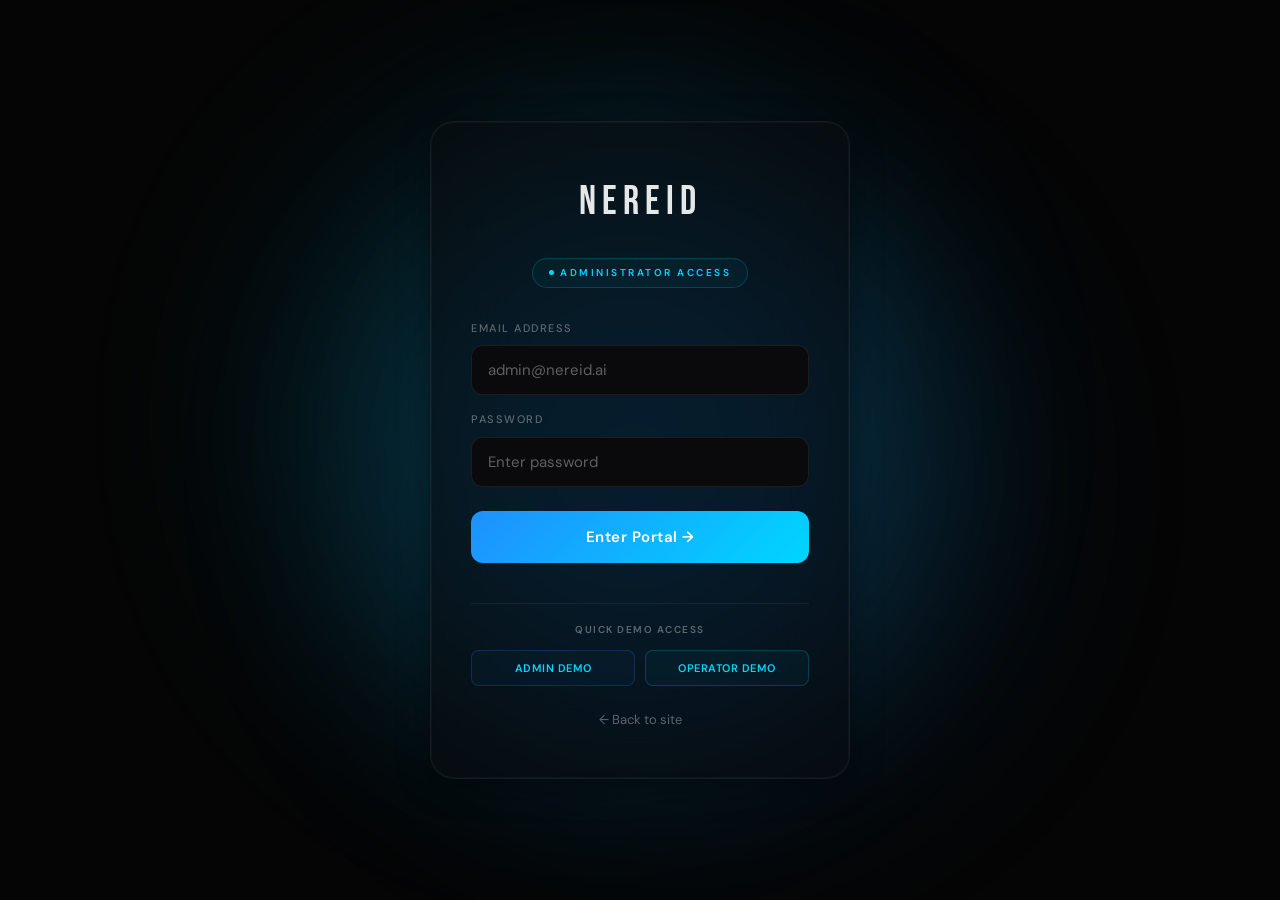
<file: login.html>
<!DOCTYPE html>
<html lang="en">
<head>
    <meta charset="UTF-8">
    <meta name="viewport" content="width=device-width, initial-scale=1.0">
    <title>NEREID — Login</title>
    <meta name="description" content="Access the NEREID fleet management portal. Administrator and operator login.">
    <link rel="preconnect" href="https://fonts.googleapis.com">
    <link rel="preconnect" href="https://fonts.gstatic.com" crossorigin>
    <link href="https://fonts.googleapis.com/css2?family=Bebas+Neue&family=DM+Sans:ital,opsz,wght@0,9..40,100..1000;1,9..40,100..1000&display=swap" rel="stylesheet">
    <link rel="stylesheet" href="portal.css">
    <link rel="stylesheet" href="polish.css">
</head>
<body>
    <div class="login-page">
        <!-- Ambient glow background -->
        <div class="login-bg-glow login-bg-glow--blue"></div>
        <div class="login-bg-glow login-bg-glow--cyan"></div>

        <div class="login-card" id="login-card">
            <a href="index.html" class="login-logo-text" title="Back to Home">NEREID</a>
            <div class="login-card__role">
                <div class="role-badge" id="role-badge">
                    <span class="role-badge__dot"></span>
                    <span id="role-label">ADMINISTRATOR ACCESS</span>
                </div>
            </div>

            <form class="login-form" id="login-form" autocomplete="off">
                <div class="form-group">
                    <label for="email">Email Address</label>
                    <input type="email" id="email" class="form-input" placeholder="admin@nereid.ai" required>
                </div>
                <div class="form-group">
                    <label for="password">Password</label>
                    <input type="password" id="password" class="form-input" placeholder="Enter password" required>
                </div>
                <div class="login-error" id="login-error">
                    Invalid credentials. Please check your email and password.
                </div>
                <button type="submit" class="login-btn" id="login-btn">Enter Portal →</button>

                <!-- Quick Demo Login Buttons -->
                <div class="demo-login-options" style="margin-top: 24px; text-align: center; border-top: 1px solid rgba(255,255,255,0.06); padding-top: 18px;">
                    <div style="font-size: 10px; letter-spacing: 1.5px; text-transform: uppercase; color: var(--text-muted); margin-bottom: 12px; font-weight: 600;">Quick Demo Access</div>
                    <div style="display: flex; gap: 10px; justify-content: center;">
                        <button type="button" onclick="quickLogin('admin')" class="demo-btn demo-btn--admin">ADMIN DEMO</button>
                        <button type="button" onclick="quickLogin('user')" class="demo-btn demo-btn--operator">OPERATOR DEMO</button>
                    </div>
                </div>
            </form>

            <a href="index.html" class="login-back" id="login-back">← Back to site</a>
        </div>
    </div>

    <script src="data.js"></script>
    <script>
    (function() {
        'use strict';

        // Detect role from URL param
        const params = new URLSearchParams(window.location.search);
        const role = params.get('role') || 'admin';

        const roleLabel = document.getElementById('role-label');
        const emailInput = document.getElementById('email');
        const passwordInput = document.getElementById('password');
        const loginForm = document.getElementById('login-form');
        const loginError = document.getElementById('login-error');

        // Set role badge
        if (role === 'user') {
            roleLabel.textContent = 'OPERATOR ACCESS';
            emailInput.placeholder = 'user@nereid.ai';
        } else {
            roleLabel.textContent = 'ADMINISTRATOR ACCESS';
            emailInput.placeholder = 'admin@nereid.ai';
        }

        // Handle login
        loginForm.addEventListener('submit', function(e) {
            e.preventDefault();

            const email = emailInput.value.trim();
            const password = passwordInput.value;
            const creds = AUTH_CREDENTIALS[role];

            if (email === creds.email && password === creds.password) {
                // Success — redirect
                loginError.classList.remove('visible');
                emailInput.classList.remove('error');
                passwordInput.classList.remove('error');

                // Brief success flash
                document.getElementById('login-btn').textContent = 'Authenticating...';
                document.getElementById('login-btn').style.opacity = '0.7';

                setTimeout(function() {
                    window.location.href = creds.redirect;
                }, 600);
            } else {
                // Error
                loginError.classList.add('visible');
                emailInput.classList.add('error');
                passwordInput.classList.add('error');

                // Remove error state after animation
                setTimeout(function() {
                    emailInput.classList.remove('error');
                    passwordInput.classList.remove('error');
                }, 600);
            }
        });

        // Clear error on input
        [emailInput, passwordInput].forEach(function(input) {
            input.addEventListener('input', function() {
                loginError.classList.remove('visible');
            });
        });

        // Quick Demo access login helper
        window.quickLogin = function(demoRole) {
            const creds = AUTH_CREDENTIALS[demoRole];
            emailInput.value = creds.email;
            passwordInput.value = creds.password;

            loginError.classList.remove('visible');
            emailInput.classList.remove('error');
            passwordInput.classList.remove('error');

            document.getElementById('login-btn').textContent = 'Authenticating...';
            document.getElementById('login-btn').style.opacity = '0.7';

            setTimeout(function() {
                window.location.href = creds.redirect;
            }, 500);
        };
    })();
    </script>
    <script src="polish.js"></script>
</body>
</html>
</file>
<file: style.css>
/* ═══════════════════════════════════════════════════════════════
   NEREID — Premium Landing Page Styles
   Apple-level cinematic scrollytelling with dark-mode aesthetic
   ═══════════════════════════════════════════════════════════════ */

/* ─── Reset & Base ──────────────────────────────────────────── */
*, *::before, *::after {
    margin: 0;
    padding: 0;
    box-sizing: border-box;
}

:root {
    /* Core palette */
    --bg-primary: #050505;
    --bg-secondary: #0A0A0C;
    --bg-elevated: rgba(10, 10, 12, 0.6);

    /* Text */
    --text-heading: rgba(255, 255, 255, 0.9);
    --text-body: rgba(255, 255, 255, 0.6);
    --text-muted: rgba(255, 255, 255, 0.35);

    /* Accent */
    --accent-blue: #1e90ff;
    --accent-cyan: #00D6FF;
    --gradient-accent: linear-gradient(135deg, #1e90ff, #00D6FF);
    --gradient-accent-hover: linear-gradient(135deg, #3aa0ff, #33e0ff);

    /* Glassmorphism */
    --glass-bg: rgba(5, 5, 5, 0.65);
    --glass-border: rgba(255, 255, 255, 0.06);

    /* Typography */
    --font-display: 'Bebas Neue', 'Arial Black', sans-serif;
    --font-body: 'DM Sans', 'Segoe UI', sans-serif;

    /* Sizing */
    --nav-height: 64px;

    /* Transitions */
    --ease-out-expo: cubic-bezier(0.16, 1, 0.3, 1);
    --ease-out-quart: cubic-bezier(0.25, 1, 0.5, 1);
}

html {
    scroll-behavior: smooth;
    -webkit-font-smoothing: antialiased;
    -moz-osx-font-smoothing: grayscale;
}

body {
    background: var(--bg-primary);
    color: var(--text-body);
    font-family: var(--font-body);
    font-size: 16px;
    line-height: 1.6;
    overflow-x: hidden;
}

/* Selection */
::selection {
    background: rgba(30, 144, 255, 0.3);
    color: white;
}


/* ─── Canvas (Sticky Full-Screen) ───────────────────────────── */
#hero-canvas {
    position: fixed;
    top: 0;
    left: 0;
    width: 100vw;
    height: 100vh;
    z-index: 1;
    background: var(--bg-primary);
    will-change: transform;
}


/* ─── Navigation ────────────────────────────────────────────── */
.nav {
    position: fixed;
    top: 0;
    left: 0;
    right: 0;
    z-index: 1000;
    height: var(--nav-height);
    display: flex;
    align-items: center;
    opacity: 0;
    transform: translateY(-8px);
    transition: opacity 0.6s var(--ease-out-expo),
                transform 0.6s var(--ease-out-expo),
                background 0.4s ease;
    pointer-events: none;
}

.nav.visible {
    opacity: 1;
    transform: translateY(0);
    pointer-events: all;
}

.nav.scrolled {
    background: var(--glass-bg);
    backdrop-filter: blur(40px) saturate(180%);
    -webkit-backdrop-filter: blur(40px) saturate(180%);
    border-bottom: 1px solid var(--glass-border);
}

.nav__inner {
    width: 100%;
    max-width: 1400px;
    margin: 0 auto;
    padding: 0 48px;
    display: flex;
    align-items: center;
    justify-content: space-between;
}

.nav__logo {
    font-family: var(--font-display);
    font-size: 22px;
    letter-spacing: 4px;
    color: var(--text-heading);
    text-decoration: none;
    flex-shrink: 0;
    transition: color 0.3s ease;
}

.nav__logo:hover {
    color: var(--accent-cyan);
}

/* POLISH: Logo image in nav */
.nav__logo-img {
    height: 40px;
    width: auto;
    object-fit: contain;
    display: block;
    transition: filter 0.3s ease, transform 0.3s var(--ease-out-expo);
}

.nav__logo:hover .nav__logo-img {
    filter: brightness(1.2) drop-shadow(0 0 8px rgba(0, 214, 255, 0.3));
    transform: scale(1.03);
}

.nav__links {
    display: flex;
    gap: 32px;
    align-items: center;
}

.nav__link {
    font-family: var(--font-body);
    font-size: 13px;
    font-weight: 400;
    letter-spacing: 0.5px;
    color: var(--text-muted);
    text-decoration: none;
    transition: color 0.3s ease;
    position: relative;
}

.nav__link::after {
    content: '';
    position: absolute;
    bottom: -4px;
    left: 0;
    width: 0;
    height: 1px;
    background: var(--gradient-accent);
    transition: width 0.4s var(--ease-out-expo);
}

.nav__link:hover {
    color: var(--text-heading);
}

.nav__link:hover::after {
    width: 100%;
}

.nav__link.active {
    color: var(--text-body);
}

.nav__link.active::after {
    width: 100%;
}

.nav__cta {
    font-family: var(--font-body);
    font-size: 13px;
    font-weight: 500;
    letter-spacing: 0.5px;
    color: white;
    text-decoration: none;
    padding: 10px 24px;
    border-radius: 100px;
    background: var(--gradient-accent);
    border: none;
    transition: all 0.3s ease;
    flex-shrink: 0;
    position: relative;
    overflow: hidden;
}

.nav__cta::before {
    content: '';
    position: absolute;
    inset: 0;
    border-radius: inherit;
    background: var(--gradient-accent-hover);
    opacity: 0;
    transition: opacity 0.3s ease;
}

.nav__cta:hover::before {
    opacity: 1;
}

.nav__cta span {
    position: relative;
    z-index: 1;
}

.nav__actions {
    display: flex;
    align-items: center;
    gap: 12px;
    flex-shrink: 0;
}

.nav__login {
    font-family: var(--font-body);
    font-size: 13px;
    font-weight: 400;
    letter-spacing: 0.5px;
    color: var(--text-muted);
    text-decoration: none;
    padding: 10px 20px;
    border-radius: 100px;
    border: 1px solid rgba(255, 255, 255, 0.1);
    transition: all 0.3s ease;
}

.nav__login:hover {
    color: var(--text-heading);
    border-color: rgba(255, 255, 255, 0.25);
    background: rgba(255, 255, 255, 0.04);
}


/* ─── Scroll Container ──────────────────────────────────────── */
#scroll-container {
    position: relative;
    z-index: 2;
}

.scroll-section {
    position: relative;
    min-height: 100vh;
    display: flex;
    align-items: center;
    padding: 120px 0;
}

/* Each section takes a specific amount of scroll height for the animation */
.section-hero {
    height: 200vh; /* 0–15% feels more luxurious with extended scroll */
}

.section-technology {
    height: 250vh;
}

.section-bioremediation {
    height: 250vh;
}

.section-intelligence {
    height: 200vh;
}

.section-cta {
    height: 200vh;
}


/* ─── Section Content ───────────────────────────────────────── */
.section__content {
    position: sticky;
    top: 0;
    height: 100vh;
    display: flex;
    flex-direction: column;
    justify-content: center;
    padding: 0 80px;
    max-width: 1400px;
    width: 100%;
    margin: 0 auto;
    pointer-events: none;
}

.section__content > * {
    pointer-events: auto;
}

.section__content--center {
    align-items: center;
    text-align: center;
    padding-bottom: 12vh;
}

.section-hero .section__content--center {
    justify-content: flex-start;
    padding-top: 0;
}

.section-hero .hero-title {
    margin-top: -5vh;
}

.section__content--left {
    align-items: flex-start;
    max-width: 650px;
    margin: 0;
    margin-left: max(80px, calc((100vw - 1400px) / 2 + 80px));
}

.section__content--right {
    align-items: flex-start;
    max-width: 650px;
    margin: 0;
    margin-left: auto;
    margin-right: max(80px, calc((100vw - 1400px) / 2 + 80px));
}


/* ─── Hero Section ──────────────────────────────────────────── */
.hero-badge {
    display: inline-flex;
    align-items: center;
    gap: 8px;
    font-size: 12px;
    font-weight: 500;
    letter-spacing: 2px;
    text-transform: uppercase;
    color: var(--accent-cyan);
    padding: 8px 20px;
    border: 1px solid rgba(0, 214, 255, 0.2);
    border-radius: 100px;
    margin-bottom: 32px;
    background: rgba(0, 214, 255, 0.04);
    opacity: 0;
    transform: translateY(20px);
    animation: fadeInUp 1s var(--ease-out-expo) 0.3s forwards;
}

.hero-badge__dot {
    width: 6px;
    height: 6px;
    border-radius: 50%;
    background: var(--accent-cyan);
    animation: pulse-dot 2s ease infinite;
}

@keyframes pulse-dot {
    0%, 100% { opacity: 1; transform: scale(1); }
    50% { opacity: 0.5; transform: scale(0.8); }
}

.hero-title {
    font-family: var(--font-display);
    font-size: clamp(80px, 15vw, 200px);
    line-height: 0.9;
    letter-spacing: 12px;
    color: var(--text-heading);
    margin-bottom: 24px;
    opacity: 0;
    transform: translateY(30px);
    animation: fadeInUp 1.2s var(--ease-out-expo) 0.5s forwards;
    /* Subtle text gradient shimmer */
    background: linear-gradient(
        135deg,
        rgba(255,255,255,0.95) 0%,
        rgba(255,255,255,0.8) 40%,
        rgba(0, 214, 255, 0.9) 60%,
        rgba(255,255,255,0.95) 100%
    );
    background-size: 200% auto;
    -webkit-background-clip: text;
    background-clip: text;
    -webkit-text-fill-color: transparent;
    animation: fadeInUp 1.2s var(--ease-out-expo) 0.5s forwards,
               shimmer 8s linear infinite 1.7s;
}

@keyframes shimmer {
    0% { background-position: 200% center; }
    100% { background-position: -200% center; }
}

.hero-subtitle {
    font-family: var(--font-body);
    font-size: clamp(18px, 2.5vw, 24px);
    font-weight: 300;
    letter-spacing: 3px;
    text-transform: uppercase;
    color: var(--text-body);
    margin-bottom: 0;
    opacity: 0;
    transform: translateY(20px);
    animation: fadeInUp 1s var(--ease-out-expo) 0.8s forwards;
}

.hero-scroll-indicator {
    position: absolute;
    bottom: 5vh;
    left: 0;
    right: 0;
    margin: 0 auto;
    width: fit-content;
    display: flex;
    flex-direction: column;
    align-items: center;
    gap: 12px;
    opacity: 0;
    animation: fadeInUp 1s var(--ease-out-expo) 1.2s forwards;
}

.hero-scroll-indicator__text {
    font-size: 11px;
    letter-spacing: 3px;
    text-transform: uppercase;
    color: var(--text-muted);
}

.hero-scroll-indicator__line {
    width: 1px;
    height: 60px;
    background: linear-gradient(to bottom, var(--accent-cyan), transparent);
    animation: scrollPulse 2s ease infinite;
}

@keyframes scrollPulse {
    0% { opacity: 1; transform: scaleY(1); }
    50% { opacity: 0.3; transform: scaleY(0.6); }
    100% { opacity: 1; transform: scaleY(1); }
}

@keyframes fadeInUp {
    to {
        opacity: 1;
        transform: translateY(0);
    }
}


/* ─── Section Labels ────────────────────────────────────────── */
.section__label {
    display: flex;
    align-items: center;
    gap: 16px;
    font-size: 11px;
    font-weight: 500;
    letter-spacing: 3px;
    text-transform: uppercase;
    color: var(--accent-cyan);
    margin-bottom: 32px;
    opacity: 0;
    transform: translateX(-20px);
    transition: opacity 0.8s var(--ease-out-expo), transform 0.8s var(--ease-out-expo);
}

.section__label.in-view {
    opacity: 1;
    transform: translateX(0);
}

.section__label-line {
    width: 32px;
    height: 1px;
    background: var(--gradient-accent);
}


/* ─── Section Headings ──────────────────────────────────────── */
.section__heading {
    font-family: var(--font-display);
    font-size: clamp(48px, 6vw, 80px);
    line-height: 1;
    letter-spacing: 3px;
    color: var(--text-heading);
    margin-bottom: 48px;
    opacity: 0;
    transform: translateY(40px);
    transition: opacity 1s var(--ease-out-expo) 0.15s, transform 1s var(--ease-out-expo) 0.15s;
}

.section__heading.in-view {
    opacity: 1;
    transform: translateY(0);
}


/* ─── Feature Items ─────────────────────────────────────────── */
.section__features {
    display: flex;
    flex-direction: column;
    gap: 28px;
}

.feature-item {
    display: flex;
    align-items: flex-start;
    gap: 20px;
    opacity: 0;
    transform: translateY(24px);
    transition: opacity 0.7s var(--ease-out-expo), transform 0.7s var(--ease-out-expo);
}

.feature-item.in-view {
    opacity: 1;
    transform: translateY(0);
}

/* Stagger animation for each feature */
.feature-item:nth-child(1) { transition-delay: 0.2s; }
.feature-item:nth-child(2) { transition-delay: 0.35s; }
.feature-item:nth-child(3) { transition-delay: 0.5s; }

.feature-item__icon {
    width: 48px;
    height: 48px;
    min-width: 48px;
    display: flex;
    align-items: center;
    justify-content: center;
    border-radius: 12px;
    background: rgba(30, 144, 255, 0.08);
    border: 1px solid rgba(30, 144, 255, 0.15);
    color: var(--accent-blue);
    transition: all 0.3s ease;
}

.feature-item:hover .feature-item__icon {
    background: rgba(30, 144, 255, 0.15);
    border-color: rgba(30, 144, 255, 0.3);
    transform: scale(1.05);
}

.feature-item__text h3 {
    font-family: var(--font-body);
    font-size: 16px;
    font-weight: 600;
    color: var(--text-heading);
    margin-bottom: 6px;
    letter-spacing: 0.3px;
}

.feature-item__text p {
    font-size: 14px;
    line-height: 1.6;
    color: var(--text-body);
}


/* ─── Stats Section ─────────────────────────────────────────── */
.section__stats {
    display: flex;
    gap: 48px;
    margin-bottom: 40px;
    opacity: 0;
    transform: translateY(30px);
    transition: opacity 0.8s var(--ease-out-expo) 0.2s, transform 0.8s var(--ease-out-expo) 0.2s;
}

.section__stats.in-view {
    opacity: 1;
    transform: translateY(0);
}

.stat-item {
    position: relative;
}

.stat-item::after {
    content: '';
    position: absolute;
    right: -24px;
    top: 50%;
    transform: translateY(-50%);
    width: 1px;
    height: 40px;
    background: rgba(255,255,255,0.08);
}

.stat-item:last-child::after {
    display: none;
}

.stat-item__value {
    font-family: var(--font-display);
    font-size: 40px;
    letter-spacing: 2px;
    background: var(--gradient-accent);
    -webkit-background-clip: text;
    background-clip: text;
    -webkit-text-fill-color: transparent;
    line-height: 1.1;
}

.stat-item__label {
    font-size: 12px;
    letter-spacing: 1px;
    text-transform: uppercase;
    color: var(--text-muted);
    margin-top: 4px;
}


/* ─── Feature Chips ─────────────────────────────────────────── */
.section__features--compact {
    display: flex;
    flex-direction: column;
    gap: 14px;
}

.feature-chip {
    display: inline-flex;
    align-items: center;
    gap: 12px;
    font-size: 14px;
    color: var(--text-body);
    padding: 12px 20px;
    background: rgba(255,255,255,0.03);
    border: 1px solid rgba(255,255,255,0.06);
    border-radius: 8px;
    transition: all 0.3s ease;
    opacity: 0;
    transform: translateX(-16px);
}

.feature-chip.in-view {
    opacity: 1;
    transform: translateX(0);
}

.feature-chip:nth-child(1) { transition-delay: 0.3s; }
.feature-chip:nth-child(2) { transition-delay: 0.4s; }
.feature-chip:nth-child(3) { transition-delay: 0.5s; }
.feature-chip:nth-child(4) { transition-delay: 0.6s; }

.feature-chip:hover {
    background: rgba(30, 144, 255, 0.06);
    border-color: rgba(30, 144, 255, 0.15);
    transform: translateX(4px);
}

.feature-chip__dot {
    width: 5px;
    height: 5px;
    border-radius: 50%;
    background: var(--accent-cyan);
    flex-shrink: 0;
}


/* ─── CTA Section ───────────────────────────────────────────── */
.cta-title {
    font-family: var(--font-display);
    font-size: clamp(48px, 7vw, 96px);
    line-height: 1;
    letter-spacing: 4px;
    color: var(--text-heading);
    margin-bottom: 28px;
    opacity: 0;
    transform: translateY(40px);
    transition: opacity 1s var(--ease-out-expo), transform 1s var(--ease-out-expo);
}

.cta-title.in-view {
    opacity: 1;
    transform: translateY(0);
}

.cta-subtitle {
    font-size: clamp(16px, 2vw, 20px);
    font-weight: 300;
    line-height: 1.7;
    color: var(--text-body);
    margin-bottom: 56px;
    letter-spacing: 0.5px;
    opacity: 0;
    transform: translateY(20px);
    transition: opacity 0.8s var(--ease-out-expo) 0.2s, transform 0.8s var(--ease-out-expo) 0.2s;
}

.cta-subtitle.in-view {
    opacity: 1;
    transform: translateY(0);
}

.cta-buttons {
    display: flex;
    align-items: center;
    gap: 20px;
    opacity: 0;
    transform: translateY(20px);
    transition: opacity 0.8s var(--ease-out-expo) 0.4s, transform 0.8s var(--ease-out-expo) 0.4s;
}

.cta-buttons.in-view {
    opacity: 1;
    transform: translateY(0);
}


/* ─── Buttons ───────────────────────────────────────────────── */
.btn {
    display: inline-flex;
    align-items: center;
    gap: 10px;
    font-family: var(--font-body);
    font-size: 15px;
    font-weight: 500;
    letter-spacing: 0.5px;
    text-decoration: none;
    padding: 16px 36px;
    border-radius: 100px;
    transition: all 0.4s var(--ease-out-expo);
    cursor: pointer;
    position: relative;
    overflow: hidden;
}

.btn--primary {
    color: white;
    background: var(--gradient-accent);
    border: none;
    box-shadow:
        0 0 20px rgba(30, 144, 255, 0.2),
        0 0 60px rgba(0, 214, 255, 0.1);
}

.btn--primary::before {
    content: '';
    position: absolute;
    inset: 0;
    background: var(--gradient-accent-hover);
    opacity: 0;
    transition: opacity 0.3s ease;
    border-radius: inherit;
}

.btn--primary:hover {
    transform: translateY(-2px);
    box-shadow:
        0 0 30px rgba(30, 144, 255, 0.3),
        0 0 80px rgba(0, 214, 255, 0.15);
}

.btn--primary:hover::before {
    opacity: 1;
}

.btn--primary span,
.btn--primary svg {
    position: relative;
    z-index: 1;
}

.btn--primary:hover svg {
    transform: translateX(4px);
    transition: transform 0.3s var(--ease-out-expo);
}

.btn--secondary {
    color: var(--text-body);
    background: transparent;
    border: 1px solid rgba(255, 255, 255, 0.12);
}

.btn--secondary:hover {
    color: var(--text-heading);
    border-color: rgba(255,255,255,0.25);
    background: rgba(255,255,255,0.04);
    transform: translateY(-2px);
}


/* ─── Progress Bar ──────────────────────────────────────────── */
.progress-bar {
    position: fixed;
    top: 0;
    left: 0;
    right: 0;
    height: 2px;
    z-index: 1001;
    background: transparent;
}

.progress-bar__fill {
    height: 100%;
    width: 0%;
    background: var(--gradient-accent);
    transition: width 0.1s linear;
    box-shadow: 0 0 10px rgba(0, 214, 255, 0.4);
}


/* ─── Section Dots (Navigation) ─────────────────────────────── */
.section-dots {
    position: fixed;
    right: 32px;
    top: 50%;
    transform: translateY(-50%);
    z-index: 100;
    display: flex;
    flex-direction: column;
    gap: 20px;
    opacity: 0;
    transition: opacity 0.6s ease;
}

.section-dots.visible {
    opacity: 1;
}

.section-dot {
    width: 10px;
    height: 10px;
    border-radius: 50%;
    border: 1.5px solid rgba(255,255,255,0.2);
    background: transparent;
    cursor: pointer;
    position: relative;
    transition: all 0.3s ease;
    padding: 0;
}

.section-dot.active {
    border-color: var(--accent-cyan);
    background: var(--accent-cyan);
    box-shadow: 0 0 12px rgba(0, 214, 255, 0.4);
}

.section-dot:hover {
    border-color: rgba(255,255,255,0.5);
}

.section-dot__label {
    position: absolute;
    right: 24px;
    top: 50%;
    transform: translateY(-50%);
    white-space: nowrap;
    font-size: 11px;
    letter-spacing: 1px;
    text-transform: uppercase;
    color: var(--text-muted);
    opacity: 0;
    pointer-events: none;
    transition: opacity 0.3s ease, transform 0.3s ease;
    transform: translateY(-50%) translateX(8px);
}

.section-dot:hover .section-dot__label {
    opacity: 1;
    transform: translateY(-50%) translateX(0);
}


/* ─── Scroll-driven Opacity for Sections ────────────────────── */
.scroll-section .section__content {
    transition: opacity 0.3s ease;
}


/* ─── Ambient Glow Effects ──────────────────────────────────── */
.section-technology .section__content--left::before {
    content: '';
    position: absolute;
    top: 30%;
    left: -100px;
    width: 300px;
    height: 300px;
    background: radial-gradient(circle, rgba(30, 144, 255, 0.06) 0%, transparent 70%);
    pointer-events: none;
    filter: blur(60px);
}

.section-bioremediation .section__content--right::before {
    content: '';
    position: absolute;
    top: 30%;
    right: -100px;
    width: 300px;
    height: 300px;
    background: radial-gradient(circle, rgba(0, 214, 255, 0.06) 0%, transparent 70%);
    pointer-events: none;
    filter: blur(60px);
}


/* ─── Responsive Design ─────────────────────────────────────── */
@media (max-width: 1024px) {
    .nav__links {
        display: none;
    }

    .nav__inner {
        padding: 0 24px;
    }

    .section__content {
        padding: 0 40px;
    }

    .section__content--left,
    .section__content--right {
        max-width: 100%;
        margin-left: 0;
        margin-right: 0;
        padding: 0 40px;
    }

    .section__stats {
        gap: 32px;
    }

    .stat-item__value {
        font-size: 32px;
    }
}

@media (max-width: 768px) {
    .section__content {
        padding: 0 24px;
    }

    .section__content--left,
    .section__content--right {
        padding: 0 24px;
    }

    .hero-title {
        letter-spacing: 6px;
    }

    .section__heading {
        font-size: clamp(36px, 8vw, 56px);
    }

    .section__stats {
        flex-direction: column;
        gap: 24px;
    }

    .stat-item::after {
        display: none;
    }

    .cta-buttons {
        flex-direction: column;
        width: 100%;
    }

    .btn {
        width: 100%;
        justify-content: center;
    }

    .section-dots {
        display: none;
    }

    .nav__cta {
        font-size: 12px;
        padding: 8px 18px;
    }
}

@media (max-width: 480px) {
    .hero-subtitle {
        letter-spacing: 1px;
    }

    .feature-item {
        flex-direction: column;
        gap: 12px;
    }
}


/* ─── Smooth page loading ───────────────────────────────────── */
body.loading {
    overflow: hidden;
}

body.loading #hero-canvas {
    opacity: 0;
    transition: opacity 0.8s ease;
}

body:not(.loading) #hero-canvas {
    opacity: 1;
    transition: opacity 0.8s ease;
}


/* ─── Preloader ─────────────────────────────────────────────── */
.preloader {
    position: fixed;
    inset: 0;
    z-index: 9999;
    background: var(--bg-primary);
    display: flex;
    flex-direction: column;
    align-items: center;
    justify-content: center;
    transition: opacity 0.8s var(--ease-out-expo), visibility 0.8s;
}

.preloader.hidden {
    opacity: 0;
    visibility: hidden;
    pointer-events: none;
}

.preloader__logo {
    font-family: var(--font-display);
    font-size: 32px;
    letter-spacing: 8px;
    color: var(--text-heading);
    margin-bottom: 40px;
}

.preloader__bar-track {
    width: 200px;
    height: 2px;
    background: rgba(255,255,255,0.06);
    border-radius: 2px;
    overflow: hidden;
}

.preloader__bar-fill {
    height: 100%;
    width: 0%;
    background: var(--gradient-accent);
    border-radius: 2px;
    transition: width 0.3s ease;
}

.preloader__percent {
    font-size: 12px;
    letter-spacing: 2px;
    color: var(--text-muted);
    margin-top: 16px;
    font-variant-numeric: tabular-nums;
}
</file>
<file: polish.css>
/* ═══════════════════════════════════════════════════════════════
   POLISH LAYER — Final Visual Polish Pass
   Additive CSS only. No functional changes.
   ═══════════════════════════════════════════════════════════════ */


/* ─── POLISH: Smooth scroll globally ─────────────────────────── */
html {
    scroll-behavior: smooth;
}


/* ─── POLISH: Firefox scrollbar support ──────────────────────── */
* {
    scrollbar-width: thin;
    scrollbar-color: rgba(30, 144, 255, 0.3) transparent;
}


/* ─── POLISH: Scroll progress indicator ──────────────────────── */
#polish-scroll-progress {
    position: fixed;
    top: 0;
    left: 0;
    width: 0%;
    height: 2px;
    background: linear-gradient(90deg, #1e90ff, #00D6FF, #1e90ff);
    background-size: 200% 100%;
    z-index: 10000;
    pointer-events: none;
    transition: width 0.08s linear;
    box-shadow: 0 0 8px rgba(0, 214, 255, 0.5), 0 0 20px rgba(0, 214, 255, 0.2);
    animation: polish-progress-shimmer 3s linear infinite;
}

@keyframes polish-progress-shimmer {
    0% { background-position: 200% 0; }
    100% { background-position: -200% 0; }
}


/* ─── POLISH: Universal button active press ──────────────────── */
button:active,
.btn:active,
.login-btn:active,
.nav__cta:active,
.ship-card__btn--primary:active,
.ship-popover__btn:active,
[role="button"]:active {
    transform: scale(0.97) !important;
    transition-duration: 0.1s !important;
}


/* ─── POLISH: CTA button shine sweep effect ──────────────────── */
.btn--primary::after,
.login-btn::after,
.nav__cta::after {
    content: '';
    position: absolute;
    top: 0;
    left: -100%;
    width: 50%;
    height: 100%;
    background: linear-gradient(
        90deg,
        transparent,
        rgba(255, 255, 255, 0.12),
        transparent
    );
    transform: skewX(-20deg);
    animation: polish-btn-shine 4s var(--ease-out-expo, ease) infinite;
    pointer-events: none;
    z-index: 3;
}

@keyframes polish-btn-shine {
    0%   { left: -100%; }
    20%  { left: 150%; }
    100% { left: 150%; }
}


/* ─── POLISH: Nav link underline slide-in (enhanced) ─────────── */
.topbar__nav-link {
    position: relative;
}

.topbar__nav-link::after {
    content: '';
    position: absolute;
    bottom: -4px;
    left: 50%;
    width: 0;
    height: 1.5px;
    background: var(--gradient-accent, linear-gradient(135deg, #1e90ff, #00D6FF));
    transition: width 0.35s var(--ease-out-expo, ease), left 0.35s var(--ease-out-expo, ease);
    border-radius: 1px;
}

.topbar__nav-link:hover::after,
.topbar__nav-link.active::after {
    width: 100%;
    left: 0;
}


/* ─── POLISH: Form input focus ring expansion ────────────────── */
.form-input {
    transition: border-color 0.3s ease,
                box-shadow 0.3s cubic-bezier(0.16, 1, 0.3, 1),
                background 0.3s ease;
}

.form-input:focus {
    border-color: var(--accent-blue, #1e90ff);
    box-shadow:
        0 0 0 3px rgba(30, 144, 255, 0.12),
        0 0 0 6px rgba(30, 144, 255, 0.04),
        0 0 24px rgba(30, 144, 255, 0.08);
    background: rgba(10, 10, 12, 0.8);
}


/* ─── POLISH: Icon hover micro-interaction ───────────────────── */
.feature-item__icon {
    transition: transform 0.3s var(--ease-out-expo, ease),
                background 0.3s ease,
                border-color 0.3s ease;
}

.feature-item:hover .feature-item__icon {
    transform: scale(1.08) rotate(-3deg);
}

.sailing-ship svg {
    transition: transform 0.3s var(--ease-out-expo, ease);
}

.sailing-ship:hover svg {
    transform: scale(1.05);
}


/* ─── POLISH: Card hover transition refinement ───────────────── */
.card {
    transition: transform 0.35s var(--ease-out-expo, ease),
                box-shadow 0.35s var(--ease-out-expo, ease),
                border-color 0.35s ease;
    will-change: transform;
}


/* ─── POLISH: Status chips subtle glow ───────────────────────── */
.status-chip {
    transition: all 0.25s ease;
}

.status-chip:hover {
    filter: brightness(1.15);
}


/* ─── POLISH: Enhanced glassmorphism card depth ──────────────── */
.login-card,
.ship-popover {
    box-shadow:
        0 8px 32px rgba(0, 0, 0, 0.4),
        0 0 0 1px rgba(255, 255, 255, 0.03) inset;
}


/* ─── POLISH: Skeleton loading placeholder ───────────────────── */
@keyframes polish-skeleton-pulse {
    0%   { opacity: 0.06; }
    50%  { opacity: 0.12; }
    100% { opacity: 0.06; }
}

.card:empty::before,
.card-content-wrapper:empty::before {
    content: '';
    display: block;
    width: 100%;
    height: 120px;
    background: linear-gradient(
        110deg,
        rgba(255,255,255,0.04) 25%,
        rgba(255,255,255,0.08) 37%,
        rgba(255,255,255,0.04) 63%
    );
    background-size: 200% 100%;
    border-radius: 12px;
    animation: polish-skeleton-sweep 1.8s ease-in-out infinite;
}

@keyframes polish-skeleton-sweep {
    0%   { background-position: 200% 0; }
    100% { background-position: -200% 0; }
}


/* ─── POLISH: Custom scrollbar width refinement ──────────────── */
::-webkit-scrollbar {
    width: 5px;
    height: 5px;
}

::-webkit-scrollbar-track {
    background: rgba(255, 255, 255, 0.02);
}

::-webkit-scrollbar-thumb {
    background: rgba(30, 144, 255, 0.25);
    border-radius: 10px;
    transition: background 0.3s ease;
}

::-webkit-scrollbar-thumb:hover {
    background: rgba(30, 144, 255, 0.5);
}

::-webkit-scrollbar-corner {
    background: transparent;
}


/* ─── POLISH: Alert row hover micro-interaction ──────────────── */
.alert-row {
    transition: background 0.2s ease, transform 0.2s ease;
}

.alert-row:hover {
    transform: translateX(4px);
}


/* ─── POLISH: Zone grid cell hover enhancement ───────────────── */
.zone-cell {
    transition: background 0.2s ease,
                border-color 0.2s ease,
                transform 0.15s ease;
}

.zone-cell:hover {
    transform: scale(1.08);
    z-index: 10;
}


/* ─── POLISH: Popover metric cards hover lift ────────────────── */
.popover-metric {
    transition: background 0.25s ease,
                border-color 0.25s ease,
                transform 0.25s var(--ease-out-expo, ease);
}

.popover-metric:hover {
    transform: translateY(-2px);
}


/* ─── POLISH: GPU acceleration hints ─────────────────────────── */
.sailing-ship,
.login-bg-glow,
.progress-bar__fill,
#polish-scroll-progress,
.card::before,
.card::after {
    will-change: transform, opacity;
}


/* ─── POLISH: Prevent layout shift on page load ──────────────── */
.portal-layout {
    min-height: 100vh;
}

.main-content {
    min-height: calc(100vh - var(--topbar-height, 56px));
}


/* ─── POLISH: Mobile tap target sizing ───────────────────────── */
@media (max-width: 768px) {
    button,
    .btn,
    .nav__cta,
    .nav__login,
    .topbar__nav-link,
    .zone-cell,
    .sidebar__link {
        min-height: 44px;
        min-width: 44px;
    }

    /* Prevent horizontal overflow */
    body {
        overflow-x: hidden;
    }

    .main-content {
        padding: 16px 12px;
    }
}


/* ─── POLISH: Demo button styles (replaced inline from login.html) ── */
.demo-btn {
    flex: 1;
    padding: 10px;
    border-radius: 8px;
    color: var(--accent-cyan, #00D6FF);
    font-family: var(--font-body, 'DM Sans', sans-serif);
    font-size: 11px;
    font-weight: 600;
    letter-spacing: 0.5px;
    cursor: pointer;
    transition: all 0.25s ease;
}

.demo-btn--admin {
    border: 1px solid rgba(30, 144, 255, 0.2);
    background: rgba(30, 144, 255, 0.04);
}

.demo-btn--admin:hover {
    background: rgba(30, 144, 255, 0.1);
    border-color: var(--accent-blue, #1e90ff);
    transform: translateY(-1px);
}

.demo-btn--operator {
    border: 1px solid rgba(0, 214, 255, 0.2);
    background: rgba(0, 214, 255, 0.04);
}

.demo-btn--operator:hover {
    background: rgba(0, 214, 255, 0.1);
    border-color: var(--accent-cyan, #00D6FF);
    transform: translateY(-1px);
}


/* ─── POLISH: Keyboard focus-visible accessibility ring ──────── */
body.polish-keyboard-nav *:focus {
    outline: 2px solid var(--accent-cyan, #00D6FF);
    outline-offset: 2px;
}

body:not(.polish-keyboard-nav) *:focus {
    outline: none;
}


/* ─── POLISH: IntersectionObserver entrance class ────────────── */
.polish-visible {
    opacity: 1 !important;
    transform: translateY(0) !important;
}


/* ─── POLISH: Print-safe — hide decorative elements ──────────── */
@media print {
    #polish-scroll-progress,
    .login-bg-glow,
    .sailing-ship,
    .background-map-svg,
    .section-dots,
    .progress-bar {
        display: none !important;
    }
}


/* ─── POLISH: Clean brand text logos (glowing & interactive) ─── */
.login-logo-text {
    display: block;
    text-align: center;
    margin-bottom: 24px;
    font-family: 'Bebas Neue', 'Arial Black', sans-serif;
    font-size: 40px;
    letter-spacing: 6px;
    color: var(--text-heading, #fff);
    text-decoration: none;
    font-weight: 500;
    transition: color 0.3s ease, text-shadow 0.3s ease, transform 0.3s ease;
}

.login-logo-text:hover {
    color: var(--accent-cyan, #00D6FF);
    text-shadow: 0 0 12px rgba(0, 214, 255, 0.5);
    transform: scale(1.02);
}

.topbar-logo-text {
    font-family: 'Bebas Neue', 'Arial Black', sans-serif;
    font-size: 24px;
    letter-spacing: 4px;
    color: var(--text-heading, #fff);
    text-decoration: none;
    font-weight: 500;
    transition: color 0.3s ease, text-shadow 0.3s ease, transform 0.3s ease;
    display: inline-block;
}

.topbar-logo-text:hover {
    color: var(--accent-cyan, #00D6FF);
    text-shadow: 0 0 10px rgba(0, 214, 255, 0.5);
    transform: scale(1.02);
}

.nav__logo {
    transition: color 0.3s ease, text-shadow 0.3s ease, transform 0.3s ease !important;
}

.nav__logo:hover {
    text-shadow: 0 0 10px rgba(0, 214, 255, 0.5);
    transform: scale(1.02);
}
</file>
<file: portal.css>
/* ═══════════════════════════════════════════════════════════════
   NEREID PORTAL — Complete Portal Styling System
   Inherits design tokens from the main NEREID site.
   Used by: login.html, admin.html, dashboard.html
   ═══════════════════════════════════════════════════════════════ */

/* ─── Reset & Tokens (self-contained for portal pages) ────── */
*, *::before, *::after { margin: 0; padding: 0; box-sizing: border-box; }

:root {
    --bg-primary: #050505;
    --bg-secondary: #0A0A0C;
    --bg-elevated: rgba(10, 10, 12, 0.6);
    --bg-card: rgba(10, 10, 12, 0.6);
    --text-heading: rgba(255, 255, 255, 0.9);
    --text-body: rgba(255, 255, 255, 0.6);
    --text-muted: rgba(255, 255, 255, 0.35);
    --accent-blue: #1e90ff;
    --accent-cyan: #00D6FF;
    --gradient-accent: linear-gradient(135deg, #1e90ff, #00D6FF);
    --gradient-accent-hover: linear-gradient(135deg, #3aa0ff, #33e0ff);
    --glass-bg: rgba(5, 5, 5, 0.65);
    --glass-border: rgba(255, 255, 255, 0.06);
    --color-warning: #F59E0B;
    --color-critical: #EF4444;
    --color-success: #10B981;
    --color-safe: #00D6FF;
    --font-display: 'Bebas Neue', 'Arial Black', sans-serif;
    --font-body: 'DM Sans', 'Segoe UI', sans-serif;
    --ease-out-expo: cubic-bezier(0.16, 1, 0.3, 1);
    --sidebar-width-collapsed: 64px;
    --sidebar-width-expanded: 240px;
    --topbar-height: 56px;
}

html { -webkit-font-smoothing: antialiased; -moz-osx-font-smoothing: grayscale; }
body { background: var(--bg-primary); color: var(--text-body); font-family: var(--font-body); font-size: 14px; line-height: 1.6; overflow-x: hidden; }
::selection { background: rgba(30, 144, 255, 0.3); color: white; }
a { color: inherit; text-decoration: none; }

/* ─── Custom Scrollbar ──────────────────────────────────────── */
::-webkit-scrollbar { width: 4px; }
::-webkit-scrollbar-track { background: transparent; }
::-webkit-scrollbar-thumb { background: rgba(30, 144, 255, 0.3); border-radius: 4px; }
::-webkit-scrollbar-thumb:hover { background: rgba(30, 144, 255, 0.5); }


/* ═══════════════════════════════════════════════════════════════
   LOGIN PAGE
   ═══════════════════════════════════════════════════════════════ */

.login-page {
    min-height: 100vh;
    display: flex;
    align-items: center;
    justify-content: center;
    position: relative;
    overflow: hidden;
}

.login-bg-glow {
    position: absolute;
    width: 600px;
    height: 600px;
    border-radius: 50%;
    filter: blur(120px);
    opacity: 0.15;
    animation: glowPulse 6s ease infinite;
    pointer-events: none;
}

.login-bg-glow--blue { background: #1e90ff; top: 20%; left: 30%; }
.login-bg-glow--cyan { background: #00D6FF; bottom: 20%; right: 30%; animation-delay: 3s; }

@keyframes glowPulse {
    0%, 100% { opacity: 0.1; transform: scale(1); }
    50% { opacity: 0.2; transform: scale(1.1); }
}

.login-card {
    position: relative;
    z-index: 10;
    width: 100%;
    max-width: 420px;
    padding: 48px 40px;
    background: var(--bg-card);
    backdrop-filter: blur(40px) saturate(180%);
    -webkit-backdrop-filter: blur(40px) saturate(180%);
    border: 1px solid var(--glass-border);
    border-radius: 24px;
    opacity: 0;
    transform: translateY(20px);
    animation: fadeInUp 0.8s var(--ease-out-expo) 0.2s forwards;
}

.login-card__logo {
    font-family: var(--font-display);
    font-size: 36px;
    letter-spacing: 6px;
    text-align: center;
    margin-bottom: 8px;
    background: var(--gradient-accent);
    -webkit-background-clip: text;
    background-clip: text;
    -webkit-text-fill-color: transparent;
}

.login-card__role {
    text-align: center;
    margin-bottom: 32px;
}

.role-badge {
    display: inline-flex;
    align-items: center;
    gap: 6px;
    font-size: 10px;
    font-weight: 600;
    letter-spacing: 2.5px;
    text-transform: uppercase;
    color: var(--accent-cyan);
    padding: 6px 16px;
    border: 1px solid rgba(0, 214, 255, 0.2);
    border-radius: 100px;
    background: rgba(0, 214, 255, 0.04);
}

.role-badge__dot {
    width: 5px;
    height: 5px;
    border-radius: 50%;
    background: var(--accent-cyan);
    animation: pulseDot 2s ease infinite;
}

@keyframes pulseDot {
    0%, 100% { opacity: 1; }
    50% { opacity: 0.4; }
}

.login-form { display: flex; flex-direction: column; gap: 16px; }

.form-group { position: relative; }

.form-group label {
    display: block;
    font-size: 11px;
    font-weight: 500;
    letter-spacing: 1.5px;
    text-transform: uppercase;
    color: var(--text-muted);
    margin-bottom: 8px;
}

.form-input {
    width: 100%;
    padding: 14px 16px;
    background: var(--bg-secondary);
    border: 1px solid rgba(255, 255, 255, 0.08);
    border-radius: 12px;
    color: var(--text-body);
    font-family: var(--font-body);
    font-size: 15px;
    outline: none;
    transition: border-color 0.3s ease, box-shadow 0.3s ease;
}

.form-input::placeholder { color: var(--text-muted); }
.form-input:focus {
    border-color: var(--accent-blue);
    box-shadow: 0 0 0 3px rgba(30, 144, 255, 0.15), 0 0 20px rgba(30, 144, 255, 0.1);
}

.form-input.error {
    border-color: var(--color-critical);
    box-shadow: 0 0 0 3px rgba(239, 68, 68, 0.15);
    animation: inputShake 0.5s ease;
}

@keyframes inputShake {
    0%, 100% { transform: translateX(0); }
    15% { transform: translateX(-6px); }
    30% { transform: translateX(5px); }
    45% { transform: translateX(-4px); }
    60% { transform: translateX(3px); }
    75% { transform: translateX(-2px); }
}

.login-error {
    font-size: 13px;
    color: var(--color-critical);
    text-align: center;
    padding: 10px;
    background: rgba(239, 68, 68, 0.06);
    border-radius: 8px;
    display: none;
}

.login-error.visible { display: block; animation: fadeInUp 0.3s ease; }

.login-btn {
    width: 100%;
    padding: 16px;
    border: none;
    border-radius: 12px;
    background: var(--gradient-accent);
    color: white;
    font-family: var(--font-body);
    font-size: 15px;
    font-weight: 600;
    letter-spacing: 0.5px;
    cursor: pointer;
    transition: all 0.3s ease;
    margin-top: 8px;
    position: relative;
    overflow: hidden;
}

.login-btn:hover { transform: translateY(-2px); box-shadow: 0 0 30px rgba(30, 144, 255, 0.3); }
.login-btn:active { transform: translateY(0); }

.login-back {
    display: block;
    text-align: center;
    margin-top: 24px;
    font-size: 13px;
    color: var(--text-muted);
    transition: color 0.3s ease;
}

.login-back:hover { color: var(--text-body); }


/* ═══════════════════════════════════════════════════════════════
   PORTAL LAYOUT — Sidebar + Topbar + Content
   ═══════════════════════════════════════════════════════════════ */

.portal-layout {
    display: flex;
    min-height: 100vh;
}

/* ─── Sidebar ───────────────────────────────────────────────── */
.sidebar {
    display: none; /* Sidebar removed in favor of top navigation header */
}

.sidebar:hover { width: var(--sidebar-width-expanded); }

.sidebar__logo {
    height: var(--topbar-height);
    display: flex;
    align-items: center;
    padding: 0 16px;
    border-bottom: 1px solid var(--glass-border);
    gap: 12px;
    flex-shrink: 0;
}

.sidebar__logo-icon {
    width: 32px;
    height: 32px;
    min-width: 32px;
    border-radius: 8px;
    background: var(--gradient-accent);
    display: flex;
    align-items: center;
    justify-content: center;
    font-family: var(--font-display);
    font-size: 14px;
    color: white;
    letter-spacing: 1px;
}

.sidebar__logo-text {
    font-family: var(--font-display);
    font-size: 18px;
    letter-spacing: 4px;
    color: var(--text-heading);
    white-space: nowrap;
    opacity: 0;
    transition: opacity 0.2s ease 0.1s;
}

.sidebar:hover .sidebar__logo-text { opacity: 1; }

.sidebar__nav {
    flex: 1;
    padding: 12px 0;
    display: flex;
    flex-direction: column;
    gap: 4px;
}

.sidebar__link {
    display: flex;
    align-items: center;
    padding: 0 18px;
    height: 100%;
    color: rgba(255, 255, 255, 0.5); /* Improved default legibility */
    transition: color 0.2s ease, background-color 0.2s ease, font-weight 0.2s ease;
    cursor: pointer;
    border: none;
    background: none;
    font-family: var(--font-body);
    font-size: 13px;
    white-space: nowrap;
    position: relative;
}

/* Horizontal active underline indicator */
.sidebar__link::before {
    content: '';
    position: absolute;
    bottom: 0;
    left: 18px;
    right: 18px;
    height: 2px;
    width: auto;
    transform: none;
    background: var(--gradient-accent);
    border-radius: 2px 2px 0 0;
    opacity: 0;
    transition: opacity 0.2s ease, height 0.2s ease;
    z-index: 2;
}

.sidebar__link:hover { 
    color: var(--text-heading); 
    background: rgba(255, 255, 255, 0.03); 
}

.sidebar__link.active { 
    color: var(--text-heading); 
    background: rgba(30, 144, 255, 0.05); /* Subtle active horizontal highlight */
    font-weight: 600; /* Bolder font weight for active tab */
}
.sidebar__link.active::before { 
    opacity: 1; 
    height: 2px; 
}

.sidebar__link-icon {
    width: 22px;
    min-width: 22px;
    height: 22px;
    display: flex;
    align-items: center;
    justify-content: center;
}

.sidebar__link-icon svg { width: 18px; height: 18px; stroke: currentColor; fill: none; stroke-width: 1.5; }

.sidebar__link-text {
    opacity: 1 !important; /* Keep horizontal text fully visible */
}

.sidebar__spacer { flex: 1; }

.sidebar__bottom {
    padding: 12px 0;
    border-top: 1px solid var(--glass-border);
}

/* ─── Topbar ────────────────────────────────────────────────── */
.topbar {
    position: fixed;
    top: 0;
    left: 0; /* Expanded full-width */
    right: 0;
    height: var(--topbar-height);
    background: var(--glass-bg);
    backdrop-filter: blur(40px) saturate(180%);
    -webkit-backdrop-filter: blur(40px) saturate(180%);
    border-bottom: 1px solid var(--glass-border);
    z-index: 90;
    display: flex;
    align-items: center;
    justify-content: space-between;
    padding: 0 32px; /* Slightly wider padding */
}

/* Topbar Logo alignment */
.topbar__logo {
    display: flex;
    align-items: center;
    gap: 12px;
    flex-shrink: 0;
}

/* Topbar Nav container */
.topbar__nav {
    display: flex;
    align-items: center;
    height: 100%;
    gap: 4px;
}

/* Logout icon styling */
.topbar__logout {
    display: inline-flex;
    align-items: center;
    justify-content: center;
    width: 32px;
    height: 32px;
    border-radius: 6px;
    color: var(--text-muted);
    transition: all 0.2s ease;
    cursor: pointer;
    margin-left: 8px;
}

.topbar__logout:hover {
    color: var(--color-critical);
    background: rgba(239, 68, 68, 0.08);
}

.topbar__title {
    font-family: var(--font-display);
    font-size: 20px;
    letter-spacing: 3px;
    background: var(--gradient-accent);
    -webkit-background-clip: text;
    background-clip: text;
    -webkit-text-fill-color: transparent;
}

.topbar__right {
    display: flex;
    align-items: center;
    gap: 20px;
}

.topbar__bell {
    position: relative;
    cursor: pointer;
    color: var(--text-muted);
    transition: color 0.2s ease;
    background: none;
    border: none;
    padding: 4px;
}

.topbar__bell:hover { color: var(--text-heading); }

.topbar__bell svg { width: 20px; height: 20px; stroke: currentColor; fill: none; stroke-width: 1.5; }

.topbar__bell-badge {
    position: absolute;
    top: 0;
    right: 0;
    width: 16px;
    height: 16px;
    border-radius: 50%;
    background: var(--color-critical);
    color: white;
    font-size: 9px;
    font-weight: 700;
    display: flex;
    align-items: center;
    justify-content: center;
    border: 2px solid var(--bg-primary);
}

.topbar__user {
    display: flex;
    align-items: center;
    gap: 10px;
}

.topbar__avatar {
    width: 32px;
    height: 32px;
    border-radius: 50%;
    background: var(--gradient-accent);
    display: flex;
    align-items: center;
    justify-content: center;
    font-size: 12px;
    font-weight: 700;
    color: white;
}

.topbar__user-label {
    font-size: 11px;
    font-weight: 600;
    letter-spacing: 2px;
    text-transform: uppercase;
    color: var(--text-muted);
}

.topbar__ship-status {
    display: flex;
    align-items: center;
    gap: 8px;
}

.topbar__ship-name {
    font-family: var(--font-display);
    font-size: 20px;
    letter-spacing: 3px;
    background: var(--gradient-accent);
    -webkit-background-clip: text;
    background-clip: text;
    -webkit-text-fill-color: transparent;
}

/* ─── Status Chips ──────────────────────────────────────────── */
.status-chip {
    display: inline-flex;
    align-items: center;
    gap: 6px;
    font-size: 10px;
    font-weight: 600;
    letter-spacing: 2px;
    text-transform: uppercase;
    padding: 4px 12px;
    border-radius: 100px;
}

.status-chip__dot {
    width: 6px;
    height: 6px;
    border-radius: 50%;
    animation: pulseDot 2s ease infinite;
}

.status-chip--active { color: var(--accent-cyan); background: rgba(0, 214, 255, 0.08); border: 1px solid rgba(0, 214, 255, 0.2); }
.status-chip--active .status-chip__dot { background: var(--accent-cyan); box-shadow: 0 0 8px var(--accent-cyan); }

.status-chip--returning { color: var(--color-warning); background: rgba(245, 158, 11, 0.08); border: 1px solid rgba(245, 158, 11, 0.2); }
.status-chip--returning .status-chip__dot { background: var(--color-warning); box-shadow: 0 0 8px var(--color-warning); }

.status-chip--docked { color: var(--text-muted); background: rgba(255, 255, 255, 0.04); border: 1px solid rgba(255, 255, 255, 0.08); }
.status-chip--docked .status-chip__dot { background: rgba(255, 255, 255, 0.4); animation: none; }

.status-chip--alert { color: var(--color-critical); background: rgba(239, 68, 68, 0.08); border: 1px solid rgba(239, 68, 68, 0.2); }
.status-chip--alert .status-chip__dot { background: var(--color-critical); box-shadow: 0 0 8px var(--color-critical); }

/* ─── Main Content Area ─────────────────────────────────────── */
.main-content {
    margin-left: 0; /* Sidebar margin removed */
    margin-top: var(--topbar-height);
    padding: 32px 24px;
    min-height: calc(100vh - var(--topbar-height));
    max-width: 1400px; /* Centered content for wide screens */
    margin-left: auto;
    margin-right: auto;
    position: relative; /* Stacking context */
    z-index: 2;
    pointer-events: none; /* Let clicks pass through to background map/ships */
}


/* ═══════════════════════════════════════════════════════════════
   CARDS & PANELS
   ═══════════════════════════════════════════════════════════════ */

.card {
    background: var(--bg-card);
    backdrop-filter: blur(20px);
    -webkit-backdrop-filter: blur(20px);
    border: 1px solid var(--glass-border);
    border-radius: 20px;
    padding: 24px;
    transition: transform 0.3s var(--ease-out-expo), box-shadow 0.3s var(--ease-out-expo), border-color 0.3s ease;
    opacity: 0;
    transform: translateY(16px);
    animation: panelFadeIn 0.6s var(--ease-out-expo) forwards;
    position: relative;
    overflow: hidden;
    pointer-events: auto; /* Capture clicks on card elements */
}

/* Card and Popover Cursor Spotlight glow effect */
.card::before, .ship-popover::before {
    content: '';
    position: absolute;
    inset: 0;
    background: radial-gradient(
        300px circle at var(--mouse-x, 0px) var(--mouse-y, 0px),
        rgba(0, 214, 255, 0.05),
        transparent 80%
    );
    opacity: 0;
    transition: opacity 0.5s var(--ease-out-expo);
    pointer-events: none;
    z-index: 0;
}

.card::after, .ship-popover::after {
    content: '';
    position: absolute;
    inset: 0px; /* Aligns perfectly with border boundary */
    border: 1px solid transparent;
    border-radius: inherit;
    background: radial-gradient(
        200px circle at var(--mouse-x, 0px) var(--mouse-y, 0px),
        rgba(0, 214, 255, 0.32),
        transparent 70%
    ) border-box;
    -webkit-mask: linear-gradient(#fff 0 0) padding-box, linear-gradient(#fff 0 0);
    mask: linear-gradient(#fff 0 0) padding-box, linear-gradient(#fff 0 0);
    -webkit-mask-composite: destination-out;
    mask-composite: exclude;
    opacity: 0;
    transition: opacity 0.5s var(--ease-out-expo);
    pointer-events: none;
    z-index: 1;
}

.card:hover::before, .card:hover::after,
.ship-popover:hover::before, .ship-popover:hover::after {
    opacity: 1;
}

/* Ensure all child content of cards stays layered on top of spotlight pseudo-elements */
.card > *, .ship-popover > * {
    position: relative;
    z-index: 2;
}

.card:hover { transform: translateY(-4px); box-shadow: 0 8px 40px rgba(0, 0, 0, 0.4), 0 0 30px rgba(30, 144, 255, 0.05); }

/* Staggered card entrance */
.card:nth-child(1) { animation-delay: 0.1s; }
.card:nth-child(2) { animation-delay: 0.2s; }
.card:nth-child(3) { animation-delay: 0.3s; }
.card:nth-child(4) { animation-delay: 0.4s; }
.card:nth-child(5) { animation-delay: 0.5s; }
.card:nth-child(6) { animation-delay: 0.6s; }

@keyframes panelFadeIn {
    to { opacity: 1; transform: translateY(0); }
}

.card__title {
    font-family: var(--font-display);
    font-size: 20px;
    letter-spacing: 2px;
    background: var(--gradient-accent);
    -webkit-background-clip: text;
    background-clip: text;
    -webkit-text-fill-color: transparent;
    margin-bottom: 20px;
}

.card__title--sm { font-size: 16px; margin-bottom: 16px; }


/* ═══════════════════════════════════════════════════════════════
   ADMIN — FLEET GRID
   ═══════════════════════════════════════════════════════════════ */

.fleet-grid {
    display: grid;
    grid-template-columns: repeat(auto-fill, minmax(340px, 1fr));
    gap: 20px;
}

.ship-card { cursor: default; }

.ship-card__header {
    display: flex;
    align-items: center;
    justify-content: space-between;
    margin-bottom: 4px;
}

.ship-card__name {
    font-family: var(--font-display);
    font-size: 22px;
    letter-spacing: 2px;
    color: var(--text-heading);
    display: flex;
    align-items: center;
    gap: 10px;
}

.ship-card__name-icon { font-size: 18px; }

.ship-card__location {
    font-size: 12px;
    color: var(--text-muted);
    margin-bottom: 16px;
}

.ship-card__divider {
    height: 1px;
    background: var(--glass-border);
    margin: 12px 0;
}

.ship-card__metrics {
    display: grid;
    grid-template-columns: 1fr 1fr;
    gap: 10px;
    margin: 16px 0;
}

.ship-metric {
    display: flex;
    align-items: center;
    gap: 8px;
    font-size: 13px;
    color: var(--text-body);
}

.ship-metric__icon { font-size: 14px; min-width: 18px; text-align: center; }
.ship-metric__label { color: var(--text-muted); }
.ship-metric__value { color: var(--text-heading); font-weight: 500; }

.ship-card__footer {
    display: flex;
    align-items: center;
    justify-content: space-between;
    margin-top: 16px;
}

.ship-card__btn {
    font-family: var(--font-body);
    font-size: 12px;
    font-weight: 500;
    letter-spacing: 0.5px;
    padding: 8px 20px;
    border-radius: 100px;
    border: none;
    cursor: pointer;
    transition: all 0.3s ease;
}

.ship-card__btn--primary {
    background: var(--gradient-accent);
    color: white;
}

.ship-card__btn--primary:hover { box-shadow: 0 0 20px rgba(30, 144, 255, 0.3); transform: translateY(-1px); }

.ship-card__alert-badge {
    display: flex;
    align-items: center;
    gap: 4px;
    font-size: 12px;
    color: var(--color-warning);
}

/* Card border glows by status */
.ship-card--active:hover { box-shadow: 0 0 30px rgba(0, 214, 255, 0.1); }
.ship-card--returning { border-color: rgba(245, 158, 11, 0.2); }
.ship-card--returning:hover { box-shadow: 0 0 30px rgba(245, 158, 11, 0.1); }
.ship-card--alert { border-color: rgba(239, 68, 68, 0.2); }
.ship-card--alert:hover { box-shadow: 0 0 30px rgba(239, 68, 68, 0.1); }
.ship-card--docked { opacity: 0.7; }
.ship-card--docked:hover { opacity: 1; }


/* ═══════════════════════════════════════════════════════════════
   ADMIN — GLOBAL ALERTS
   ═══════════════════════════════════════════════════════════════ */

.alerts-table { width: 100%; }

.alert-row {
    display: flex;
    align-items: center;
    gap: 16px;
    padding: 14px 16px;
    border-bottom: 1px solid var(--glass-border);
    transition: background 0.2s ease;
}

.alert-row:hover { background: rgba(255, 255, 255, 0.02); }
.alert-row.acknowledged { opacity: 0.5; }

.alert-severity {
    font-size: 9px;
    font-weight: 700;
    letter-spacing: 1.5px;
    text-transform: uppercase;
    padding: 4px 10px;
    border-radius: 4px;
    min-width: 72px;
    text-align: center;
}

.alert-severity--critical { background: rgba(239, 68, 68, 0.15); color: var(--color-critical); }
.alert-severity--warning { background: rgba(245, 158, 11, 0.15); color: var(--color-warning); }
.alert-severity--info { background: rgba(0, 214, 255, 0.1); color: var(--accent-cyan); }

.alert-ship { font-size: 12px; font-weight: 600; color: var(--text-heading); min-width: 90px; font-family: var(--font-display); letter-spacing: 1px; }
.alert-msg { flex: 1; font-size: 13px; color: var(--text-body); }
.alert-time { font-size: 12px; color: var(--text-muted); min-width: 80px; text-align: right; }

.alert-ack-btn {
    font-size: 11px;
    padding: 4px 12px;
    border-radius: 6px;
    border: 1px solid rgba(255, 255, 255, 0.1);
    background: transparent;
    color: var(--text-muted);
    cursor: pointer;
    transition: all 0.2s ease;
    font-family: var(--font-body);
}

.alert-ack-btn:hover { border-color: var(--accent-cyan); color: var(--accent-cyan); }


/* ═══════════════════════════════════════════════════════════════
   DASHBOARD — GRID LAYOUT
   ═══════════════════════════════════════════════════════════════ */

.dashboard-grid {
    display: grid;
    grid-template-columns: repeat(12, 1fr);
    gap: 20px;
}

.panel-power      { grid-column: 1 / -1; }
.panel-patrol     { grid-column: 1 / 9; }
.panel-bio        { grid-column: 9 / -1; }
.panel-filter     { grid-column: 1 / 7; }
.panel-weather    { grid-column: 7 / -1; }
.panel-activity   { grid-column: 1 / -1; }


/* ═══════════════════════════════════════════════════════════════
   DASHBOARD — POWER PANEL
   ═══════════════════════════════════════════════════════════════ */

.power-layout {
    display: flex;
    gap: 24px;
}

.power-left { flex: 0 0 60%; }
.power-right { flex: 1; }

.power-metrics {
    display: flex;
    gap: 20px;
    margin-bottom: 20px;
}

.power-metric {
    flex: 1;
    padding: 16px;
    background: rgba(255, 255, 255, 0.02);
    border: 1px solid var(--glass-border);
    border-radius: 12px;
}

.power-metric__icon { font-size: 16px; margin-bottom: 4px; }
.power-metric__label { font-size: 10px; letter-spacing: 1.5px; text-transform: uppercase; color: var(--text-muted); margin-bottom: 4px; }

.power-metric__value {
    font-family: var(--font-display);
    font-size: 36px;
    letter-spacing: 1px;
    color: var(--text-heading);
}

.power-metric__unit { font-size: 16px; color: var(--text-muted); margin-left: 2px; }

.power-bar { width: 100%; height: 6px; background: rgba(255, 255, 255, 0.06); border-radius: 3px; margin-top: 8px; overflow: hidden; }
.power-bar__fill { height: 100%; border-radius: 3px; transition: width 1.2s var(--ease-out-expo); }
.power-bar__fill--solar { background: var(--gradient-accent); }
.power-bar__fill--consumption { background: linear-gradient(135deg, var(--color-warning), #fb923c); }

.power-surplus {
    display: inline-flex;
    align-items: center;
    gap: 6px;
    font-size: 14px;
    font-weight: 600;
    margin: 16px 0;
    padding: 6px 14px;
    border-radius: 8px;
}

.power-surplus--positive { color: var(--accent-cyan); background: rgba(0, 214, 255, 0.06); }
.power-surplus--negative { color: var(--color-critical); background: rgba(239, 68, 68, 0.06); }

/* Sparkline chart */
.sparkline-chart { width: 100%; height: 120px; margin-top: 8px; }
.sparkline-chart svg { width: 100%; height: 100%; }

/* Power Alert Tiers */
.power-tiers {
    margin-bottom: 20px;
}

.tier-indicator {
    display: flex;
    flex-direction: column;
    gap: 4px;
}

.tier-step {
    display: flex;
    align-items: center;
    gap: 12px;
    padding: 10px 14px;
    border-radius: 10px;
    border: 1px solid transparent;
    transition: all 0.4s ease;
}

.tier-step.active--tier1 { border-color: rgba(16, 185, 129, 0.3); background: rgba(16, 185, 129, 0.04); }
.tier-step.active--tier2 { border-color: rgba(245, 158, 11, 0.3); background: rgba(245, 158, 11, 0.04); animation: pulseAmber 2s ease infinite; }
.tier-step.active--tier3 { border-color: rgba(239, 68, 68, 0.3); background: rgba(239, 68, 68, 0.04); animation: pulseRed 2s ease infinite; }

@keyframes pulseAmber { 0%, 100% { box-shadow: 0 0 0 rgba(245, 158, 11, 0); } 50% { box-shadow: 0 0 20px rgba(245, 158, 11, 0.1); } }
@keyframes pulseRed { 0%, 100% { box-shadow: 0 0 0 rgba(239, 68, 68, 0); } 50% { box-shadow: 0 0 20px rgba(239, 68, 68, 0.15); } }

.tier-dot {
    width: 10px;
    height: 10px;
    min-width: 10px;
    border-radius: 50%;
    border: 2px solid var(--text-muted);
    transition: all 0.3s ease;
}

.tier-dot.active--tier1 { background: var(--color-success); border-color: var(--color-success); box-shadow: 0 0 10px var(--color-success); }
.tier-dot.active--tier2 { background: var(--color-warning); border-color: var(--color-warning); box-shadow: 0 0 10px var(--color-warning); }
.tier-dot.active--tier3 { background: var(--color-critical); border-color: var(--color-critical); box-shadow: 0 0 10px var(--color-critical); }

.tier-label { font-size: 12px; font-weight: 500; color: var(--text-muted); }
.tier-desc { font-size: 11px; color: var(--text-muted); margin-top: 2px; }

.tier-active-msg {
    font-size: 13px;
    color: var(--text-body);
    padding: 12px 14px;
    background: rgba(255, 255, 255, 0.02);
    border-radius: 8px;
    margin-top: 12px;
    border-left: 3px solid var(--color-success);
    transition: border-color 0.3s ease;
}

.tier-active-msg--warning { border-left-color: var(--color-warning); }
.tier-active-msg--critical { border-left-color: var(--color-critical); }

.owner-notified-chip {
    display: inline-flex;
    align-items: center;
    gap: 6px;
    font-size: 11px;
    font-weight: 500;
    padding: 4px 12px;
    border-radius: 100px;
    background: rgba(16, 185, 129, 0.1);
    color: var(--color-success);
    margin-top: 8px;
}

/* Battery mode toggle */
.toggle-row { display: flex; align-items: center; justify-content: space-between; margin-top: 12px; }
.toggle-label { font-size: 12px; color: var(--text-body); }

.toggle {
    width: 40px;
    height: 22px;
    border-radius: 11px;
    background: rgba(255, 255, 255, 0.1);
    position: relative;
    cursor: pointer;
    transition: background 0.3s ease;
    border: none;
    padding: 0;
}

.toggle.on { background: rgba(30, 144, 255, 0.4); }

.toggle__knob {
    width: 18px;
    height: 18px;
    border-radius: 50%;
    background: white;
    position: absolute;
    top: 2px;
    left: 2px;
    transition: transform 0.3s var(--ease-out-expo);
}

.toggle.on .toggle__knob { transform: translateX(18px); }

/* Auto-return progress arc */
.auto-return-display {
    text-align: center;
    padding: 16px;
    margin-top: 12px;
    border-radius: 12px;
    border: 1px solid rgba(239, 68, 68, 0.2);
    animation: pulseRed 2s ease infinite;
}

.auto-return-display__title {
    font-size: 11px;
    letter-spacing: 2px;
    text-transform: uppercase;
    color: var(--color-critical);
    margin-bottom: 8px;
}

.auto-return-display__eta {
    font-family: var(--font-display);
    font-size: 28px;
    letter-spacing: 2px;
    color: var(--text-heading);
}


/* ═══════════════════════════════════════════════════════════════
   DASHBOARD — PATROL PANEL
   ═══════════════════════════════════════════════════════════════ */

.zone-grid {
    display: grid;
    grid-template-columns: repeat(10, 1fr);
    gap: 3px;
    margin-bottom: 16px;
}

.zone-cell {
    aspect-ratio: 1;
    border-radius: 4px;
    border: 1px solid rgba(255, 255, 255, 0.06);
    background: rgba(255, 255, 255, 0.02);
    cursor: pointer;
    transition: all 0.2s ease;
}

.zone-cell:hover { border-color: rgba(30, 144, 255, 0.3); }
.zone-cell.assigned { background: rgba(0, 214, 255, 0.12); border-color: rgba(0, 214, 255, 0.25); }
.zone-cell.covered { background: rgba(0, 214, 255, 0.25); border-color: rgba(0, 214, 255, 0.4); }
.zone-cell.no-go { background: rgba(239, 68, 68, 0.15); border-color: rgba(239, 68, 68, 0.3); }

.zone-controls {
    display: flex;
    gap: 8px;
    margin-bottom: 20px;
}

.zone-btn {
    font-family: var(--font-body);
    font-size: 11px;
    font-weight: 500;
    letter-spacing: 0.5px;
    padding: 6px 14px;
    border-radius: 8px;
    border: 1px solid rgba(255, 255, 255, 0.1);
    background: transparent;
    color: var(--text-muted);
    cursor: pointer;
    transition: all 0.2s ease;
}

.zone-btn:hover { border-color: var(--accent-blue); color: var(--accent-blue); }
.zone-btn.active { background: rgba(30, 144, 255, 0.1); border-color: var(--accent-blue); color: var(--accent-blue); }

/* Patrol params */
.patrol-params { display: flex; flex-direction: column; gap: 14px; margin-bottom: 20px; }

.param-row { display: flex; align-items: center; justify-content: space-between; gap: 12px; }
.param-label { font-size: 12px; color: var(--text-muted); min-width: 90px; }

.param-slider {
    flex: 1;
    -webkit-appearance: none;
    appearance: none;
    height: 4px;
    border-radius: 2px;
    background: rgba(255, 255, 255, 0.08);
    outline: none;
}

.param-slider::-webkit-slider-thumb {
    -webkit-appearance: none;
    appearance: none;
    width: 14px;
    height: 14px;
    border-radius: 50%;
    background: var(--accent-cyan);
    cursor: pointer;
    box-shadow: 0 0 8px rgba(0, 214, 255, 0.4);
}

.param-value { font-size: 13px; font-weight: 600; color: var(--text-heading); min-width: 55px; text-align: right; }

.param-select {
    flex: 1;
    padding: 6px 12px;
    background: var(--bg-secondary);
    border: 1px solid rgba(255, 255, 255, 0.08);
    border-radius: 8px;
    color: var(--text-body);
    font-family: var(--font-body);
    font-size: 13px;
    outline: none;
}

.param-select option { background: var(--bg-secondary); }

/* Coverage ring */
.coverage-ring-container { display: flex; flex-direction: column; align-items: center; padding: 16px 0; }

.coverage-ring { width: 140px; height: 140px; position: relative; }

.coverage-ring svg { width: 100%; height: 100%; transform: rotate(-90deg); }

.coverage-ring circle {
    fill: none;
    stroke-width: 8;
    stroke-linecap: round;
}

.coverage-ring__bg { stroke: rgba(255, 255, 255, 0.06); }

.coverage-ring__fill {
    stroke: url(#coverageGradient);
    transition: stroke-dashoffset 1.2s var(--ease-out-expo);
}

.coverage-ring__text {
    position: absolute;
    top: 50%;
    left: 50%;
    transform: translate(-50%, -50%);
    text-align: center;
}

.coverage-ring__percent {
    font-family: var(--font-display);
    font-size: 40px;
    letter-spacing: 1px;
    color: var(--text-heading);
    line-height: 1;
}

.coverage-ring__label { font-size: 10px; text-transform: uppercase; letter-spacing: 1.5px; color: var(--text-muted); }

.coverage-stats { text-align: center; margin-top: 12px; font-size: 12px; color: var(--text-muted); }
.coverage-eta { font-size: 14px; color: var(--text-body); margin-top: 4px; }


/* ═══════════════════════════════════════════════════════════════
   DASHBOARD — BIO PANEL
   ═══════════════════════════════════════════════════════════════ */

/* Microbial tank */
.tank-container { display: flex; gap: 24px; margin-bottom: 20px; }

.tank-visual {
    width: 60px;
    height: 140px;
    border: 2px solid rgba(0, 214, 255, 0.2);
    border-radius: 0 0 30px 30px;
    position: relative;
    overflow: hidden;
    flex-shrink: 0;
}

.tank-fill {
    position: absolute;
    bottom: 0;
    left: 0;
    right: 0;
    background: linear-gradient(to top, rgba(0, 214, 255, 0.3), rgba(0, 214, 255, 0.15));
    transition: height 1.5s var(--ease-out-expo);
    border-radius: 0 0 28px 28px;
}

.tank-fill::before {
    content: '';
    position: absolute;
    top: -4px;
    left: 0;
    right: 0;
    height: 8px;
    background: rgba(0, 214, 255, 0.4);
    border-radius: 50%;
    animation: tankWave 3s ease infinite;
}

@keyframes tankWave {
    0%, 100% { transform: translateX(-2px) scaleX(1); }
    50% { transform: translateX(2px) scaleX(0.95); }
}

.tank-info { flex: 1; }
.tank-level { font-family: var(--font-display); font-size: 32px; color: var(--text-heading); letter-spacing: 1px; }
.tank-level span { font-size: 16px; color: var(--text-muted); }
.tank-detail { font-size: 12px; color: var(--text-muted); margin-top: 4px; }
.tank-depletion { font-size: 12px; color: var(--text-body); margin-top: 8px; }

.tank-refill-warning {
    display: inline-flex;
    align-items: center;
    gap: 6px;
    font-size: 11px;
    padding: 4px 12px;
    border-radius: 6px;
    background: rgba(245, 158, 11, 0.08);
    color: var(--color-warning);
    margin-top: 8px;
}

/* Water processing bars */
.water-metrics { display: flex; gap: 16px; margin-bottom: 20px; }

.water-metric {
    flex: 1;
    text-align: center;
}

.water-metric__label { font-size: 9px; letter-spacing: 1.5px; text-transform: uppercase; color: var(--text-muted); margin-bottom: 6px; }

.water-metric__value {
    font-family: var(--font-display);
    font-size: 28px;
    color: var(--text-heading);
    letter-spacing: 1px;
}

.water-metric__unit { font-size: 14px; color: var(--text-muted); }

.water-bar { width: 100%; height: 6px; background: rgba(255, 255, 255, 0.06); border-radius: 3px; margin: 6px 0; overflow: hidden; }
.water-bar__fill { height: 100%; border-radius: 3px; transition: width 1.2s var(--ease-out-expo); }
.water-bar__fill--intake { background: var(--gradient-accent); }
.water-bar__fill--purified { background: linear-gradient(135deg, #10B981, #34d399); }
.water-bar__fill--residue { background: linear-gradient(135deg, #6b7280, #9ca3af); }

.water-metric__pct { font-size: 11px; color: var(--text-muted); }

.purification-score {
    display: flex;
    align-items: center;
    justify-content: center;
    gap: 6px;
    font-size: 13px;
    font-weight: 500;
    color: var(--accent-cyan);
    padding: 8px 16px;
    background: rgba(0, 214, 255, 0.04);
    border-radius: 8px;
    margin-bottom: 16px;
}

/* Microbe species chips */
.microbe-chips { display: flex; flex-wrap: wrap; gap: 8px; }

.microbe-chip {
    font-size: 10px;
    font-weight: 500;
    letter-spacing: 1px;
    text-transform: uppercase;
    padding: 4px 12px;
    border-radius: 6px;
    border: 1px solid rgba(0, 214, 255, 0.2);
    color: var(--accent-cyan);
    background: rgba(0, 214, 255, 0.04);
}


/* ═══════════════════════════════════════════════════════════════
   DASHBOARD — FILTER PANEL
   ═══════════════════════════════════════════════════════════════ */

.filter-list { display: flex; flex-direction: column; gap: 12px; }

.filter-item {
    display: flex;
    align-items: center;
    gap: 14px;
    padding: 12px 14px;
    background: rgba(255, 255, 255, 0.02);
    border-radius: 10px;
    border: 1px solid var(--glass-border);
}

.filter-name { flex: 1; font-size: 13px; color: var(--text-body); }

.filter-bar { width: 100px; height: 6px; background: rgba(255, 255, 255, 0.06); border-radius: 3px; overflow: hidden; }
.filter-bar__fill { height: 100%; border-radius: 3px; transition: width 1.2s var(--ease-out-expo); }

.filter-pct { font-size: 13px; font-weight: 600; color: var(--text-heading); min-width: 36px; text-align: right; }

.filter-status {
    font-size: 9px;
    font-weight: 700;
    letter-spacing: 1px;
    text-transform: uppercase;
    padding: 3px 10px;
    border-radius: 4px;
    min-width: 64px;
    text-align: center;
}

.filter-status--good { background: rgba(0, 214, 255, 0.1); color: var(--accent-cyan); }
.filter-status--fair { background: rgba(245, 158, 11, 0.1); color: var(--color-warning); }
.filter-status--replace { background: rgba(239, 68, 68, 0.1); color: var(--color-critical); animation: pulseRed 2s ease infinite; }

.filter-replace-banner {
    margin-top: 12px;
    padding: 10px 14px;
    border-radius: 8px;
    background: rgba(239, 68, 68, 0.06);
    border-left: 3px solid var(--color-critical);
    font-size: 12px;
    color: var(--color-critical);
    animation: pulseRed 2s ease infinite;
}

.filter-maintenance {
    margin-top: 16px;
    padding-top: 16px;
    border-top: 1px solid var(--glass-border);
}

.filter-maintenance__next { font-size: 13px; color: var(--text-body); margin-bottom: 8px; }

.reminder-btn {
    font-family: var(--font-body);
    font-size: 11px;
    padding: 6px 14px;
    border-radius: 8px;
    border: 1px solid rgba(30, 144, 255, 0.3);
    background: transparent;
    color: var(--accent-blue);
    cursor: pointer;
    transition: all 0.2s ease;
    margin-bottom: 12px;
}

.reminder-btn:hover { background: rgba(30, 144, 255, 0.08); }

.maintenance-history { margin-top: 12px; }
.maintenance-history__title { font-size: 10px; letter-spacing: 1.5px; text-transform: uppercase; color: var(--text-muted); margin-bottom: 8px; }

.maintenance-entry {
    font-size: 12px;
    color: var(--text-muted);
    padding: 4px 0;
    display: flex;
    gap: 8px;
}

.maintenance-entry strong { color: var(--text-body); min-width: 90px; }


/* ═══════════════════════════════════════════════════════════════
   DASHBOARD — WEATHER PANEL
   ═══════════════════════════════════════════════════════════════ */

.weather-current {
    display: flex;
    align-items: center;
    gap: 16px;
    margin-bottom: 16px;
}

.weather-icon { font-size: 48px; line-height: 1; }

.weather-details { flex: 1; }
.weather-condition { font-size: 16px; font-weight: 500; color: var(--text-heading); }
.weather-stats { font-size: 12px; color: var(--text-muted); margin-top: 4px; }
.weather-location { font-size: 11px; color: var(--text-muted); margin-top: 4px; }

.weather-forecast {
    display: flex;
    gap: 8px;
    margin: 16px 0;
    overflow-x: auto;
    padding-bottom: 4px;
}

.forecast-day {
    flex: 1;
    min-width: 60px;
    text-align: center;
    padding: 10px 6px;
    background: rgba(255, 255, 255, 0.02);
    border-radius: 10px;
    border: 1px solid var(--glass-border);
}

.forecast-day__name { font-size: 10px; letter-spacing: 1px; text-transform: uppercase; color: var(--text-muted); margin-bottom: 6px; }
.forecast-day__icon { font-size: 20px; margin-bottom: 4px; }
.forecast-day__temp { font-size: 13px; font-weight: 500; color: var(--text-heading); }
.forecast-day__wave { font-size: 10px; color: var(--text-muted); margin-top: 2px; }

.weather-safety {
    display: flex;
    align-items: center;
    gap: 10px;
    padding: 12px 16px;
    border-radius: 10px;
    margin-top: 12px;
}

.weather-safety--safe { background: rgba(0, 214, 255, 0.04); border: 1px solid rgba(0, 214, 255, 0.15); }
.weather-safety--caution { background: rgba(245, 158, 11, 0.04); border: 1px solid rgba(245, 158, 11, 0.15); }
.weather-safety--return { background: rgba(239, 68, 68, 0.04); border: 1px solid rgba(239, 68, 68, 0.15); animation: pulseRed 2s ease infinite; }

.weather-safety__dot { width: 8px; height: 8px; border-radius: 50%; }
.weather-safety--safe .weather-safety__dot { background: var(--color-success); box-shadow: 0 0 8px var(--color-success); }
.weather-safety--caution .weather-safety__dot { background: var(--color-warning); box-shadow: 0 0 8px var(--color-warning); }
.weather-safety--return .weather-safety__dot { background: var(--color-critical); box-shadow: 0 0 8px var(--color-critical); animation: pulseDot 1s ease infinite; }

.weather-safety__text { font-size: 12px; font-weight: 500; }
.weather-safety--safe .weather-safety__text { color: var(--color-success); }
.weather-safety--caution .weather-safety__text { color: var(--color-warning); }
.weather-safety--return .weather-safety__text { color: var(--color-critical); }

.weather-return-banner {
    margin-top: 12px;
    padding: 12px 14px;
    border-radius: 8px;
    background: rgba(239, 68, 68, 0.06);
    border-left: 3px solid var(--color-critical);
    animation: pulseRed 2s ease infinite;
}

.weather-return-banner__title { font-size: 13px; color: var(--color-critical); font-weight: 600; }
.weather-return-banner__eta { font-family: var(--font-display); font-size: 22px; color: var(--text-heading); margin-top: 4px; letter-spacing: 1px; }


/* ═══════════════════════════════════════════════════════════════
   DASHBOARD — ACTIVITY & NOTIFICATIONS
   ═══════════════════════════════════════════════════════════════ */

.activity-layout { display: flex; gap: 20px; }
.activity-feed { flex: 1; }
.notification-center { flex: 1; }

.activity-feed__list {
    max-height: 280px;
    overflow-y: auto;
    display: flex;
    flex-direction: column;
    gap: 2px;
}

.activity-entry {
    display: flex;
    align-items: flex-start;
    gap: 10px;
    padding: 8px 12px;
    border-radius: 8px;
    border-left: 3px solid transparent;
    font-size: 13px;
    transition: background 0.2s ease;
}

.activity-entry:hover { background: rgba(255, 255, 255, 0.02); }

.activity-entry--success { border-left-color: var(--color-success); }
.activity-entry--warning { border-left-color: var(--color-warning); }
.activity-entry--critical { border-left-color: var(--color-critical); }
.activity-entry--info { border-left-color: var(--accent-cyan); }

.activity-entry__time { font-size: 11px; color: var(--text-muted); min-width: 42px; font-variant-numeric: tabular-nums; }
.activity-entry__icon { font-size: 14px; min-width: 18px; }
.activity-entry__msg { color: var(--text-body); flex: 1; }

/* Notification cards */
.notification-header { display: flex; justify-content: space-between; align-items: center; margin-bottom: 12px; }

.mark-all-read {
    font-size: 11px;
    color: var(--accent-blue);
    cursor: pointer;
    background: none;
    border: none;
    font-family: var(--font-body);
    transition: color 0.2s ease;
}

.mark-all-read:hover { color: var(--accent-cyan); }

.notification-list {
    max-height: 280px;
    overflow-y: auto;
    display: flex;
    flex-direction: column;
    gap: 8px;
}

.notification-card {
    display: flex;
    align-items: flex-start;
    gap: 10px;
    padding: 12px;
    background: rgba(255, 255, 255, 0.02);
    border-radius: 10px;
    border: 1px solid var(--glass-border);
    transition: all 0.3s ease;
}

.notification-card.unread { border-left: 3px solid var(--accent-blue); }
.notification-card.read { opacity: 0.5; }

.notification-card__icon { font-size: 16px; min-width: 20px; margin-top: 2px; }
.notification-card__content { flex: 1; }
.notification-card__msg { font-size: 13px; color: var(--text-body); }
.notification-card__time { font-size: 11px; color: var(--text-muted); margin-top: 2px; }

.notification-card__dismiss {
    font-size: 10px;
    padding: 3px 10px;
    border-radius: 6px;
    border: 1px solid rgba(255, 255, 255, 0.08);
    background: transparent;
    color: var(--text-muted);
    cursor: pointer;
    font-family: var(--font-body);
    transition: all 0.2s ease;
    flex-shrink: 0;
    margin-top: 2px;
}

.notification-card__dismiss:hover { border-color: var(--accent-blue); color: var(--accent-blue); }


/* ═══════════════════════════════════════════════════════════════
   SIMULATION UI ELEMENTS
   ═══════════════════════════════════════════════════════════════ */

.sim-badge {
    position: fixed;
    top: 8px;
    right: 16px;
    z-index: 200;
    display: flex;
    align-items: center;
    gap: 6px;
    padding: 5px 14px;
    border-radius: 100px;
    background: rgba(245, 158, 11, 0.1);
    border: 1px solid rgba(245, 158, 11, 0.2);
    font-size: 10px;
    font-weight: 600;
    letter-spacing: 2px;
    text-transform: uppercase;
    color: var(--color-warning);
    cursor: pointer;
    transition: all 0.3s ease;
}

.sim-badge:hover { background: rgba(245, 158, 11, 0.15); }

.sim-badge__dot {
    width: 6px;
    height: 6px;
    border-radius: 50%;
    background: var(--color-warning);
    animation: pulseDot 1.5s ease infinite;
}

.sim-tooltip {
    position: fixed;
    bottom: 16px;
    left: 50%;
    transform: translateX(-50%);
    z-index: 200;
    width: 360px;
    padding: 16px 20px;
    background: var(--bg-card);
    backdrop-filter: blur(40px) saturate(180%);
    -webkit-backdrop-filter: blur(40px) saturate(180%);
    border: 1px solid var(--glass-border);
    border-radius: 16px;
    opacity: 0;
    transform: translateX(-50%) translateY(10px);
    transition: all 0.4s var(--ease-out-expo);
}

.sim-tooltip.visible {
    opacity: 1;
    transform: translateX(-50%) translateY(0);
}

.sim-tooltip__header {
    display: flex;
    align-items: center;
    gap: 8px;
    margin-bottom: 6px;
}

.sim-tooltip__step {
    font-size: 10px;
    letter-spacing: 1.5px;
    text-transform: uppercase;
    color: var(--accent-cyan);
}

.sim-tooltip__name {
    font-family: var(--font-display);
    font-size: 16px;
    letter-spacing: 1px;
    background: var(--gradient-accent);
    -webkit-background-clip: text;
    background-clip: text;
    -webkit-text-fill-color: transparent;
}

.sim-tooltip__desc { font-size: 12px; color: var(--text-muted); margin-bottom: 10px; }

.sim-tooltip__progress { width: 100%; height: 3px; background: rgba(255, 255, 255, 0.06); border-radius: 2px; margin-bottom: 8px; overflow: hidden; }
.sim-tooltip__progress-fill { height: 100%; border-radius: 2px; background: var(--gradient-accent); transition: width 0.3s linear; }
.sim-tooltip__progress-fill--warning { background: linear-gradient(135deg, var(--color-warning), #fb923c); }
.sim-tooltip__progress-fill--critical { background: linear-gradient(135deg, var(--color-critical), #f87171); }

.sim-tooltip__timer { font-size: 11px; color: var(--text-muted); text-align: right; }

.sim-tooltip__controls { display: flex; gap: 8px; margin-top: 8px; }

.sim-ctrl-btn {
    font-family: var(--font-body);
    font-size: 10px;
    font-weight: 500;
    letter-spacing: 0.5px;
    padding: 4px 14px;
    border-radius: 100px;
    border: 1px solid rgba(255, 255, 255, 0.1);
    background: transparent;
    color: var(--text-muted);
    cursor: pointer;
    transition: all 0.2s ease;
}

.sim-ctrl-btn:hover { border-color: var(--accent-cyan); color: var(--accent-cyan); }

.sim-step-bar {
    position: fixed;
    top: var(--topbar-height);
    left: 0;
    right: 0;
    height: 2px;
    z-index: 91;
    background: transparent;
}

.sim-step-bar__fill {
    height: 100%;
    width: 0%;
    background: var(--gradient-accent);
    transition: width 0.3s linear;
}

.sim-step-bar__fill--warning { background: linear-gradient(135deg, var(--color-warning), #fb923c); }
.sim-step-bar__fill--critical { background: linear-gradient(135deg, var(--color-critical), #f87171); }

/* Sim controls modal */
.sim-modal-overlay {
    position: fixed;
    inset: 0;
    background: rgba(0, 0, 0, 0.6);
    z-index: 300;
    display: flex;
    align-items: center;
    justify-content: center;
    opacity: 0;
    visibility: hidden;
    transition: all 0.3s ease;
}

.sim-modal-overlay.visible { opacity: 1; visibility: visible; }

.sim-modal {
    width: 280px;
    padding: 24px;
    background: var(--bg-secondary);
    border: 1px solid var(--glass-border);
    border-radius: 16px;
    transform: scale(0.95);
    transition: transform 0.3s var(--ease-out-expo);
}

.sim-modal-overlay.visible .sim-modal { transform: scale(1); }

.sim-modal__title { font-family: var(--font-display); font-size: 18px; letter-spacing: 2px; color: var(--text-heading); margin-bottom: 16px; }

.sim-modal__row { display: flex; align-items: center; justify-content: space-between; padding: 8px 0; }
.sim-modal__label { font-size: 13px; color: var(--text-body); }

.sim-speed-btns { display: flex; gap: 6px; }

.sim-speed-btn {
    font-family: var(--font-body);
    font-size: 12px;
    padding: 4px 12px;
    border-radius: 6px;
    border: 1px solid rgba(255, 255, 255, 0.1);
    background: transparent;
    color: var(--text-muted);
    cursor: pointer;
    transition: all 0.2s ease;
}

.sim-speed-btn.active { background: rgba(30, 144, 255, 0.1); border-color: var(--accent-blue); color: var(--accent-blue); }


/* ═══════════════════════════════════════════════════════════════
   ADMIN — NAV TABS (Fleet / Alerts)
   ═══════════════════════════════════════════════════════════════ */

.admin-tabs { display: none; } /* Content managed by JS */


/* ═══════════════════════════════════════════════════════════════
   MODALS
   ═══════════════════════════════════════════════════════════════ */

.modal-overlay {
    position: fixed;
    inset: 0;
    background: rgba(0, 0, 0, 0.6);
    z-index: 300;
    display: flex;
    align-items: center;
    justify-content: center;
    opacity: 0;
    visibility: hidden;
    transition: all 0.3s ease;
}

.modal-overlay.visible { opacity: 1; visibility: visible; }

.modal {
    width: 90%;
    max-width: 400px;
    padding: 32px;
    background: var(--bg-secondary);
    border: 1px solid var(--glass-border);
    border-radius: 20px;
    transform: translateY(10px);
    transition: transform 0.3s var(--ease-out-expo);
}

.modal-overlay.visible .modal { transform: translateY(0); }

.modal__title { font-family: var(--font-display); font-size: 20px; letter-spacing: 2px; color: var(--text-heading); margin-bottom: 20px; }

.modal__close {
    position: absolute;
    top: 16px;
    right: 16px;
    background: none;
    border: none;
    color: var(--text-muted);
    cursor: pointer;
    font-size: 18px;
}


/* ═══════════════════════════════════════════════════════════════
   UTILITIES
   ═══════════════════════════════════════════════════════════════ */

@keyframes fadeInUp {
    from { opacity: 0; transform: translateY(16px); }
    to { opacity: 1; transform: translateY(0); }
}

@keyframes slideInRight {
    from { opacity: 0; transform: translateX(100%); }
    to { opacity: 1; transform: translateX(0); }
}

.fade-in { animation: fadeInUp 0.5s var(--ease-out-expo) forwards; }
.slide-in-right { animation: slideInRight 0.5s var(--ease-out-expo) forwards; }

.gradient-text {
    background: var(--gradient-accent);
    -webkit-background-clip: text;
    background-clip: text;
    -webkit-text-fill-color: transparent;
}

.hidden { display: none; }

.ship-popover {
    position: fixed;
    top: 50%;
    left: 50%;
    transform: translate(-50%, -50%) scale(0.9);
    width: 350px;
    background: rgba(10, 10, 12, 0.85);
    backdrop-filter: blur(25px);
    -webkit-backdrop-filter: blur(25px);
    border: 1px solid rgba(0, 214, 255, 0.15);
    box-shadow: 0 0 50px rgba(0, 214, 255, 0.12);
    border-radius: 20px;
    padding: 24px;
    z-index: 9999;
    opacity: 0;
    pointer-events: none;
    overflow: hidden;
    transition: transform 0.3s var(--ease-out-expo), opacity 0.3s ease, border-color 0.3s ease;
}
.ship-popover.active {
    opacity: 1;
    pointer-events: auto;
    transform: translate(-50%, -50%) scale(1);
}

.ship-popover__close {
    position: absolute;
    top: 16px;
    right: 16px;
    background: none;
    border: none;
    color: var(--text-muted);
    font-size: 20px;
    cursor: pointer;
    line-height: 1;
    transition: color 0.2s ease;
    z-index: 3;
}
.ship-popover__close:hover {
    color: #FFF;
}

.ship-popover__header {
    display: flex;
    justify-content: space-between;
    align-items: center;
    margin-bottom: 12px;
}
.ship-popover__title {
    font-family: var(--font-display);
    font-size: 22px;
    letter-spacing: 1px;
    color: #FFF;
    display: flex;
    align-items: center;
    gap: 8px;
}
.ship-popover__icon {
    font-size: 18px;
}

.ship-popover__divider {
    height: 1px;
    background: rgba(255, 255, 255, 0.06);
    margin: 14px 0;
}

.ship-popover__metrics {
    display: grid;
    grid-template-columns: 1fr 1fr;
    gap: 12px;
}
.popover-metric {
    display: flex;
    align-items: center;
    gap: 10px;
    font-size: 12px;
    color: var(--text-body);
    background: rgba(255, 255, 255, 0.02);
    border: 1px solid rgba(255, 255, 255, 0.04);
    padding: 10px 14px;
    border-radius: 10px;
    transition: border-color 0.2s ease, background 0.2s ease;
}
.popover-metric:hover {
    background: rgba(0, 214, 255, 0.03);
    border-color: rgba(0, 214, 255, 0.15);
}
.popover-metric strong {
    color: #FFF;
}
.popover-metric__icon {
    font-size: 14px;
}

.ship-popover__btn {
    display: block;
    width: 100%;
    text-align: center;
    padding: 12px;
    background: var(--gradient-accent);
    color: #FFF;
    font-family: var(--font-body);
    font-weight: 600;
    font-size: 12px;
    letter-spacing: 1px;
    border-radius: 10px;
    transition: all 0.2s ease;
}

/* ─── Sailing Ships Background Effect ───────────────────────── */
.sailing-background {
    position: fixed;
    top: var(--topbar-height);
    left: 0;
    right: 0;
    bottom: 0;
    pointer-events: none; /* Passthrough for ambient space clicks */
    z-index: 1; /* Render behind .main-content to prevent map from overlapping cards */
    overflow: hidden;
    opacity: 0.95; /* Brighter background world map and telemetry assets */
}

.sailing-ship {
    position: absolute;
    color: var(--accent-cyan);
    opacity: 0.35; /* Brighter ship icon default opacity */
    filter: blur(0.2px);
    transition: opacity 0.3s ease, transform 0.3s ease, color 0.3s ease;
    pointer-events: auto; /* Clickable! */
    cursor: pointer;
}

.sailing-ship--1 {
    top: 50%; /* Positioned in the Bay of Bengal / Indian Ocean */
    left: 70%;
    width: 50px;
    height: 25px;
    animation: patrol-1 120s ease-in-out infinite;
}

.sailing-ship--2 {
    top: 42%; /* Positioned in the Arabian Sea */
    left: 60%;
    width: 38px;
    height: 18px;
    opacity: 0.55;
    animation: patrol-2 150s ease-in-out infinite;
}

.sailing-ship--2 svg {
    transform: scaleX(-1); /* Flip the boat SVG only, keeping the text label forward-facing and readable */
}

.sailing-ship--2:hover svg {
    transform: scaleX(-1) scale(1.05); /* Maintain horizontal flip while scaling up on hover */
}

.sailing-ship--3 {
    top: 78%; /* Safely in the deep Pacific Ocean, well east of Australia */
    left: 91%;
    width: 65px;
    height: 32px;
    opacity: 0.65; /* Brighter foreground depth */
    animation: patrol-3 135s ease-in-out infinite;
}

@keyframes patrol-1 {
    0%, 100% { transform: translate(0, 0) rotate(0deg); }
    50% { transform: translate(50px, -4px) rotate(1.2deg); } /* Stays in the deep Bay of Bengal */
}

@keyframes patrol-2 {
    0%, 100% { transform: translate(0, 0) rotate(0deg); }
    50% { transform: translate(-35px, 12px) rotate(-1.2deg); } /* Localized bobbing in middle of Arabian Sea, clear of Africa */
}

@keyframes patrol-3 {
    0%, 100% { transform: translate(0, 0) rotate(0deg); }
    50% { transform: translate(30px, -10px) rotate(1.2deg); } /* Drifts eastward into the deep, infinite Pacific Ocean, clear of Australia */
}


/* ─── High-Tech Digital World Map Background ───────────────── */
.background-map-svg {
    position: absolute;
    top: 50%;
    left: 50%;
    transform: translate(-50%, -50%) translate(var(--map-parallax-x, 0), var(--map-parallax-y, 0)) scale(1.02);
    width: 110%;
    height: 110%;
    opacity: 0.85;
    pointer-events: none;
    z-index: 0;
    transition: transform 0.1s cubic-bezier(0.25, 0.46, 0.45, 0.94);
}

/* Pulsing Telemetry Nodes */
.node-pulse {
    transform-box: fill-box;
    transform-origin: center;
    animation: pulse-node 1.8s infinite alternate ease-in-out;
}
.node-ring {
    transform-box: fill-box;
    transform-origin: center;
    animation: pulse-ring 1.8s infinite ease-out;
}
.node-pulse-slow {
    transform-box: fill-box;
    transform-origin: center;
    animation: pulse-node 3s infinite alternate ease-in-out;
}
.node-ring-slow {
    transform-box: fill-box;
    transform-origin: center;
    animation: pulse-ring 3s infinite ease-out;
}

@keyframes pulse-node {
    0% { transform: scale(0.85); opacity: 0.6; filter: drop-shadow(0 0 1px currentColor); }
    100% { transform: scale(1.15); opacity: 1; filter: drop-shadow(0 0 4px currentColor); }
}

@keyframes pulse-ring {
    0% { r: 2px; opacity: 0.8; stroke-width: 0.8px; }
    100% { r: 16px; opacity: 0; stroke-width: 0.1px; }
}

/* ─── Sailing Ships Hover Effects ───────────────────────────── */
.sailing-ship:hover {
    color: #FFF;
    opacity: 0.95;
    transform: scale(1.15);
    filter: drop-shadow(0 0 8px var(--accent-cyan));
}

/* ─── Ship Inspector Popover Modal ────────────────────────── */
.ship-popover-backdrop {
    position: fixed;
    top: 0;
    left: 0;
    right: 0;
    bottom: 0;
    background: rgba(0, 0, 0, 0.4);
    backdrop-filter: blur(4px);
    -webkit-backdrop-filter: blur(4px);
    z-index: 9998;
    display: none;
    opacity: 0;
    transition: opacity 0.25s ease;
}
.ship-popover-backdrop.active {
    display: block;
    opacity: 1;
}

.ship-popover {
    position: fixed;
    top: 50%;
    left: 50%;
    transform: translate(-50%, -50%) scale(0.9);
    width: 340px;
    background: rgba(10, 10, 12, 0.85);
    backdrop-filter: blur(25px);
    -webkit-backdrop-filter: blur(25px);
    border: 1px solid rgba(0, 214, 255, 0.2);
    box-shadow: 0 0 50px rgba(0, 214, 255, 0.15);
    border-radius: 20px;
    padding: 24px;
    z-index: 9999;
    opacity: 0;
    pointer-events: none;
    transition: transform 0.3s var(--ease-out-expo), opacity 0.3s ease, border-color 0.3s ease;
}
.ship-popover.active {
    opacity: 1;
    pointer-events: auto;
    transform: translate(-50%, -50%) scale(1);
}

.ship-popover__close {
    position: absolute;
    top: 16px;
    right: 16px;
    background: none;
    border: none;
    color: var(--text-muted);
    font-size: 20px;
    cursor: pointer;
    line-height: 1;
    transition: color 0.2s ease;
}
.ship-popover__close:hover {
    color: #FFF;
}

.ship-popover__header {
    display: flex;
    justify-content: space-between;
    align-items: center;
    margin-bottom: 12px;
}
.ship-popover__title {
    font-family: var(--font-display);
    font-size: 20px;
    letter-spacing: 1px;
    color: #FFF;
    display: flex;
    align-items: center;
    gap: 8px;
}
.ship-popover__icon {
    font-size: 16px;
}

.ship-popover__divider {
    height: 1px;
    background: rgba(255, 255, 255, 0.08);
    margin: 16px 0;
}

.ship-popover__metrics {
    display: grid;
    grid-template-columns: 1fr 1fr;
    gap: 12px;
}
.popover-metric {
    display: flex;
    align-items: center;
    gap: 8px;
    font-size: 12px;
    color: var(--text-body);
}
.popover-metric strong {
    color: #FFF;
}
.popover-metric__icon {
    font-size: 14px;
}

.ship-popover__btn {
    display: block;
    width: 100%;
    text-align: center;
    padding: 12px;
    background: var(--gradient-accent);
    color: #FFF;
    font-family: var(--font-body);
    font-weight: 600;
    font-size: 12px;
    letter-spacing: 1px;
    border-radius: 10px;
    transition: all 0.2s ease;
}
.ship-popover__btn:hover {
    box-shadow: 0 0 15px rgba(0, 214, 255, 0.4);
    transform: translateY(-1px);
}

/* cyber-glow highlight pulse when clicked or activated from map */
.card-highlight-pulse {
    animation: cardHighlightPulse 2s ease-out;
}
@keyframes cardHighlightPulse {
    0% {
        box-shadow: 0 0 0 0px rgba(0, 214, 255, 0.8), 0 8px 40px rgba(0, 0, 0, 0.4);
        border-color: rgba(0, 214, 255, 0.8);
    }
    50% {
        box-shadow: 0 0 0 15px rgba(0, 214, 255, 0), 0 8px 40px rgba(0, 0, 0, 0.4);
        border-color: rgba(0, 214, 255, 0.8);
    }
    100% {
        box-shadow: 0 0 0 0px rgba(0, 214, 255, 0), 0 8px 40px rgba(0, 0, 0, 0.4);
    }
}

@keyframes floatIcon {
    0%, 100% {
        transform: translateY(0) scale(1);
        filter: drop-shadow(0 0 4px rgba(0, 214, 255, 0.2));
    }
    50% {
        transform: translateY(-8px) scale(1.05);
        filter: drop-shadow(0 0 16px rgba(0, 214, 255, 0.6));
    }
}

/* ═══════════════════════════════════════════════════════════════
   DASHBOARD — MAGIC BENTO INTERACTIVE EFFECTS
   ═══════════════════════════════════════════════════════════════ */

.dashboard-grid .card {
    transform-style: preserve-3d;
    will-change: transform;
    position: relative;
    overflow: hidden;

    --glow-x: 50%;
    --glow-y: 50%;
    --glow-intensity: 0;
    --glow-radius: 300px;
    --glow-color: 0, 214, 255;
    
    transition: transform 0.3s var(--ease-out-expo), box-shadow 0.3s var(--ease-out-expo), border-color 0.3s ease;
}

/* Border glow mask effect */
.dashboard-grid .card::after {
    content: '';
    position: absolute;
    inset: 0;
    padding: 1px; /* border thickness */
    background: radial-gradient(
        var(--glow-radius) circle at var(--glow-x) var(--glow-y),
        rgba(var(--glow-color), calc(var(--glow-intensity) * 0.8)) 0%,
        rgba(var(--glow-color), calc(var(--glow-intensity) * 0.4)) 30%,
        transparent 60%
    );
    border-radius: inherit;
    -webkit-mask:
        linear-gradient(#fff 0 0) content-box,
        linear-gradient(#fff 0 0);
    -webkit-mask-composite: xor;
    mask:
        linear-gradient(#fff 0 0) content-box,
        linear-gradient(#fff 0 0);
    mask-composite: exclude;
    pointer-events: none;
    opacity: 1;
    transition: opacity 0.3s ease;
    z-index: 5;
}

.dashboard-grid .card:hover {
    border-color: rgba(0, 214, 255, 0.2);
    box-shadow:
        0 4px 20px rgba(0, 214, 255, 0.15),
        0 0 30px rgba(0, 214, 255, 0.05);
}

/* Card content wrapper to separate telemetry updates from particles */
.card-content-wrapper {
    position: relative;
    width: 100%;
    height: 100%;
    z-index: 10;
}

/* Particle Star styling */
.particle {
    position: absolute;
    width: 4px;
    height: 4px;
    border-radius: 50%;
    background: rgba(0, 214, 255, 1);
    box-shadow: 0 0 6px rgba(0, 214, 255, 0.6);
    pointer-events: none;
    z-index: 8;
}

.particle::before {
    content: '';
    position: absolute;
    top: -2px;
    left: -2px;
    right: -2px;
    bottom: -2px;
    background: rgba(0, 214, 255, 0.2);
    border-radius: 50%;
    z-index: -1;
}

/* Global spotlight tracker container */
.global-spotlight {
    position: fixed;
    width: 800px;
    height: 800px;
    border-radius: 50%;
    pointer-events: none;
    background: radial-gradient(circle,
        rgba(0, 214, 255, 0.15) 0%,
        rgba(0, 214, 255, 0.08) 15%,
        rgba(0, 214, 255, 0.04) 25%,
        rgba(0, 214, 255, 0.02) 40%,
        rgba(0, 214, 255, 0.01) 65%,
        transparent 70%
    );
    z-index: 200 !important;
    opacity: 0;
    transform: translate(-50%, -50%);
    mix-blend-mode: screen;
    will-change: transform, opacity;
}

.bento-section {
    position: relative;
    user-select: none;
}

/* ═══════════════════════════════════════════════════════════════
   DASHBOARD — LOCAL SECTOR GRID MAP OVERLAY
   ═══════════════════════════════════════════════════════════════ */

.zone-grid {
    position: relative;
    overflow: hidden;
}

.zone-grid-svg-map-container {
    position: absolute;
    top: 0;
    left: 0;
    width: 100%;
    height: 100%;
    z-index: 1;
    pointer-events: none;
}

.zone-grid-svg-map {
    width: 100%;
    height: 100%;
    opacity: 0.75; /* Clearly visible behind transparent cells */
    mix-blend-mode: screen;
}

/* Styling for continents in local map */
.zone-grid-svg-map g:nth-of-type(1) path {
    stroke: rgba(0, 214, 255, 0.45) !important;
    stroke-width: 1px !important;
    fill: rgba(0, 214, 255, 0.08) !important;
}

/* Telemetry nodes in local map */
.zone-grid-svg-map .map-nodes circle {
    fill: #00D6FF !important;
    stroke: #00D6FF !important;
    stroke-width: 1.5px !important;
    opacity: 0.95 !important;
}

.zone-grid-svg-map text {
    fill: rgba(0, 214, 255, 0.8) !important;
    font-size: 8px !important;
    font-weight: 600 !important;
    text-shadow: 0 0 4px rgba(0, 214, 255, 0.5) !important;
}

/* Telemetry paths in local map */
.zone-grid-svg-map g:nth-of-type(3) path {
    stroke: rgba(0, 214, 255, 0.25) !important;
    stroke-width: 0.8px !important;
    fill: none !important;
}

.zone-cell {
    position: relative;
    z-index: 2;
}

/* Local Ship Marker styling inside the sector grid map */
.local-ship-marker {
    pointer-events: none;
}

.local-ship-marker text {
    fill: #00D6FF;
    font-size: 8px;
    font-weight: 700;
    font-family: 'DM Sans', sans-serif;
    letter-spacing: 0.5px;
    text-shadow: 0 0 6px rgba(0, 214, 255, 0.8), 0 0 2px #000;
}

.local-ship-marker path {
    fill: #00D6FF;
    filter: drop-shadow(0 0 4px rgba(0, 214, 255, 0.8));
    animation: ship-marker-float 3s infinite alternate ease-in-out;
    transform-box: fill-box;
    transform-origin: center;
}

.local-ship-marker .ship-pulse-ring {
    stroke: #00D6FF;
    transform-box: fill-box;
    transform-origin: center;
    animation: local-ship-ring 2.5s infinite ease-out;
}

.local-ship-marker .ship-pulse-core {
    fill: #00D6FF;
    filter: drop-shadow(0 0 3px rgba(0, 214, 255, 1));
}

@keyframes ship-marker-float {
    0% { transform: translateY(0) scale(1); }
    100% { transform: translateY(-1.5px) scale(1.05); }
}

@keyframes local-ship-ring {
    0% { r: 3px; opacity: 1; stroke-width: 1.5px; }
    100% { r: 18px; opacity: 0; stroke-width: 0.2px; }
}

/* ═══════════════════════════════════════════════════════════════
   3D HOLOGRAPHIC SPINNING GLOBE COMPONENT
   ═══════════════════════════════════════════════════════════════ */
.hologram-globe-wrapper {
    position: absolute;
    top: 50%;
    left: 50%;
    transform: translate(-50%, -50%);
    width: 600px;
    height: 600px;
    display: flex;
    justify-content: center;
    align-items: center;
    perspective: 1200px;
    z-index: 1;
    pointer-events: none;
}

.hologram-globe {
    position: relative;
    width: 320px;
    height: 320px;
    border-radius: 50%;
    box-shadow: 
        inset 0 0 35px rgba(0, 214, 255, 0.4),
        inset 0 0 70px rgba(0, 214, 255, 0.2),
        0 0 45px rgba(0, 214, 255, 0.3),
        0 0 90px rgba(0, 214, 255, 0.1);
    border: 1px solid rgba(0, 214, 255, 0.4);
    background: radial-gradient(circle at 35% 35%, rgba(10, 42, 85, 0.45) 0%, rgba(3, 8, 22, 0.9) 75%);
    overflow: hidden;
    transform-style: preserve-3d;
    pointer-events: none;
}

.globe-ocean {
    position: absolute;
    inset: 0;
    background: radial-gradient(circle at center, rgba(0, 214, 255, 0.05) 0%, transparent 80%);
    z-index: 1;
    pointer-events: none;
}

.globe-continents {
    position: absolute;
    width: 200%;
    height: 100%;
    background-image: url("data:image/svg+xml,%3Csvg xmlns='http://www.w3.org/2000/svg' width='640' height='320' viewBox='0 0 640 320'%3E%3Cg fill='rgba(0, 214, 255, 0.15)' stroke='rgba(0, 214, 255, 0.35)' stroke-width='0.8'%3E%3Cpath d='M 80,120 C 100,100 130,90 160,90 C 200,90 220,110 250,100 C 270,95 290,110 320,110 C 340,110 360,130 350,160 C 345,175 320,185 300,195 C 280,205 270,225 260,250 C 255,260 248,260 245,250 C 245,235 250,215 240,205 C 230,195 210,195 195,190 C 180,185 170,195 155,185 C 145,175 140,150 120,150 C 100,150 90,140 80,120 Z' /%3E%3Cpath d='M 260,255 C 275,265 290,285 300,310 C 315,345 320,380 295,430 C 290,440 282,440 280,430 C 275,395 255,365 245,340 C 235,315 230,290 245,270 C 250,260 255,250 260,255 Z' /%3E%3Cpath d='M 450,210 C 470,195 500,190 535,200 C 560,210 575,230 580,260 C 585,290 590,320 570,350 C 555,370 540,385 525,385 C 510,385 500,360 495,340 C 485,300 460,270 445,245 C 440,235 440,220 450,210 Z' /%3E%3Cpath d='M 440,150 C 460,130 480,120 510,125 C 540,130 560,110 590,115 C 620,120 650,90 700,90 C 750,90 800,100 850,110 C 880,115 900,130 920,150 C 940,170 930,195 910,210 C 890,225 870,220 855,240 C 840,260 810,275 790,270 C 770,265 760,250 740,240 C 720,230 705,240 690,245 C 675,250 655,240 645,230 C 635,220 615,225 600,215 C 585,205 565,220 545,220 C 525,220 510,205 495,205 C 480,205 465,190 455,180 C 445,170 435,160 440,150 Z' /%3E%3Cpath d='M 780,330 C 810,320 840,320 860,335 C 880,350 890,370 880,390 C 870,410 845,415 825,410 C 805,405 790,390 780,380 C 770,370 765,345 780,330 Z' /%3E%3C/g%3E%3C/svg%3E");
    background-size: 640px 320px;
    background-repeat: repeat-x;
    animation: spin-globe-anim 240s linear infinite;
    opacity: 0.9;
    z-index: 2;
    pointer-events: none;
}

@keyframes spin-globe-anim {
    0% { background-position-x: 0px; }
    100% { background-position-x: -640px; }
}

.globe-grid-lines {
    position: absolute;
    inset: 0;
    border-radius: 50%;
    background-image: 
        linear-gradient(to right, rgba(0, 214, 255, 0.08) 1px, transparent 1px),
        linear-gradient(to bottom, rgba(0, 214, 255, 0.08) 1px, transparent 1px);
    background-size: 24px 24px;
    mask-image: radial-gradient(circle, rgba(0,0,0,1) 40%, rgba(0,0,0,0) 100%);
    -webkit-mask-image: radial-gradient(circle, rgba(0,0,0,1) 40%, rgba(0,0,0,0) 100%);
    z-index: 3;
    pointer-events: none;
}

.globe-overlay {
    position: absolute;
    inset: 0;
    border-radius: 50%;
    background: radial-gradient(circle at 30% 30%, rgba(255, 255, 255, 0.2) 0%, rgba(255, 255, 255, 0) 55%, rgba(0, 214, 255, 0.1) 75%, rgba(0, 214, 255, 0.3) 100%);
    box-shadow: inset 0 0 25px rgba(0, 214, 255, 0.25);
    z-index: 4;
    pointer-events: none;
}

.globe-orbit {
    position: absolute;
    border: 1px dashed rgba(0, 214, 255, 0.2);
    border-radius: 50%;
    pointer-events: none;
    z-index: 1;
}

.globe-orbit--1 {
    width: 460px;
    height: 180px;
    transform: rotateX(65deg) rotateY(15deg);
}

.globe-orbit--2 {
    width: 500px;
    height: 200px;
    transform: rotateX(60deg) rotateY(-20deg);
}

.globe-orbit--3 {
    width: 540px;
    height: 240px;
    transform: rotateX(72deg) rotateY(5deg);
}

/* Orbit Path bobbing animations for ships floating in the ocean around the globe */
.hologram-globe-wrapper .sailing-ship {
    position: absolute;
    pointer-events: auto !important;
    z-index: 10;
}

.hologram-globe-wrapper .sailing-ship--1 {
    top: 26%;
    left: 12%;
    animation: float-ship-3d-1 120s ease-in-out infinite;
}

.hologram-globe-wrapper .sailing-ship--2 {
    top: 38%;
    left: 68%;
    animation: float-ship-3d-2 140s ease-in-out infinite;
}

.hologram-globe-wrapper .sailing-ship--3 {
    top: 72%;
    left: 42%;
    animation: float-ship-3d-3 130s ease-in-out infinite;
}

@keyframes float-ship-3d-1 {
    0%, 100% { transform: translate(0, 0) rotate(0deg) scale(0.95); opacity: 0.75; }
    25% { transform: translate(35px, -15px) rotate(4deg) scale(1.05); opacity: 0.95; }
    50% { transform: translate(70px, 0) rotate(0deg) scale(1.1); opacity: 1; filter: drop-shadow(0 0 12px rgba(0,214,255,0.7)); }
    75% { transform: translate(35px, 15px) rotate(-4deg) scale(1.02); opacity: 0.9; }
}

@keyframes float-ship-3d-2 {
    0%, 100% { transform: translate(0, 0) scaleX(-1) rotate(0deg) scale(0.85); opacity: 0.65; }
    25% { transform: translate(-25px, 12px) scaleX(-1) rotate(-3deg) scale(0.95); opacity: 0.8; }
    50% { transform: translate(-50px, 0) scaleX(-1) rotate(0deg) scale(1.02); opacity: 0.95; filter: drop-shadow(0 0 12px rgba(0,214,255,0.7)); }
    75% { transform: translate(-25px, -12px) scaleX(-1) rotate(3deg) scale(0.95); opacity: 0.8; }
}

@keyframes float-ship-3d-3 {
    0%, 100% { transform: translate(0, 0) rotate(0deg) scale(1.15); opacity: 1; filter: drop-shadow(0 0 12px rgba(0,214,255,0.7)); }
    25% { transform: translate(-45px, -10px) rotate(-2deg) scale(1.02); opacity: 0.85; }
    50% { transform: translate(-90px, 0px) rotate(0deg) scale(0.9); opacity: 0.7; }
    75% { transform: translate(-45px, 10px) rotate(2deg) scale(1.02); opacity: 0.85; }
}

/* Hologram nodes inside ships */
.ship-hologram-node {
    position: relative;
    display: flex;
    flex-direction: column;
    align-items: center;
    transition: transform 0.3s ease;
}

.ship-hologram-node .ship-label {
    margin-top: 6px;
    font-family: 'DM Sans', sans-serif;
    font-size: 8px;
    font-weight: 700;
    letter-spacing: 1px;
    color: var(--accent-cyan);
    text-shadow: 0 0 6px rgba(0,214,255,0.6);
    text-transform: uppercase;
    white-space: nowrap;
    transition: color 0.3s ease, text-shadow 0.3s ease;
}

.sailing-ship:hover .ship-hologram-node .ship-label {
    color: #FFF;
    text-shadow: 0 0 12px rgba(0, 214, 255, 0.9), 0 0 4px #00D6FF;
}
</file>
<file: hud.css>
/* ═══════════════════════════════════════════════════════════════
   NEREID FLEET COMMAND — CYBERPUNK HUD OVERHAUL
   ═══════════════════════════════════════════════════════════════
   Loaded AFTER portal.css and polish.css to override base styles.
   Provides full HUD chrome: scanlines, vignette, boot sequence,
   top/bottom status bars, radar animations, telemetry paths,
   vessel trails, glitch effects, and floating zone readouts.
   ═══════════════════════════════════════════════════════════════ */


/* ═══════════════════════════════════════════════════════════════
   §18  GOOGLE FONT IMPORT
   Must appear before any rule that references the font family.
   ═══════════════════════════════════════════════════════════════ */
@import url('https://fonts.googleapis.com/css2?family=Share+Tech+Mono&display=swap');


/* ═══════════════════════════════════════════════════════════════
   §1  DESIGN TOKENS / CSS VARIABLES
   Central palette and typography tokens consumed throughout
   the HUD layer.  Override these on :root to re-theme.
   ═══════════════════════════════════════════════════════════════ */
:root {
    --hud-primary: #00F0FF;
    --hud-secondary: #00C9B1;
    --hud-alert: #FFB300;
    --hud-danger: #FF3D3D;
    --hud-positive: #00FF88;
    --hud-text: #B0E8F0;
    --hud-text-dim: rgba(176, 232, 240, 0.5);
    --hud-panel-bg: rgba(0, 20, 35, 0.75);
    --hud-panel-border: rgba(0, 240, 255, 0.25);
    --hud-panel-glow: rgba(0, 240, 255, 0.15);
    --hud-font: 'Share Tech Mono', 'Space Mono', 'Courier New', monospace;
}


/* ═══════════════════════════════════════════════════════════════
   §2  BACKGROUND OVERRIDE
   Deep-ocean radial gradient replacing default body background.
   Sets global font, text colour, and tactical crosshair cursor.
   ═══════════════════════════════════════════════════════════════ */
body {
    background: radial-gradient(ellipse at center, #050D12 0%, #000000 70%);
    font-family: var(--hud-font);
    color: var(--hud-text);
    cursor: crosshair;
    overflow-y: auto;
    overflow-x: hidden;
}


/* ═══════════════════════════════════════════════════════════════
   §3  CRT SCANLINE OVERLAY
   Repeating horizontal lines that drift vertically to simulate
   an old CRT monitor.  Fully non-interactive (pointer-events: none).
   ═══════════════════════════════════════════════════════════════ */
.hud-scanlines {
    position: fixed;
    inset: 0;
    z-index: 9999;
    pointer-events: none;
    background: repeating-linear-gradient(
        0deg,
        transparent,
        transparent 2px,
        rgba(0, 0, 0, 0.03) 2px,
        rgba(0, 0, 0, 0.03) 4px
    );
    animation: scanlineDrift 40s linear infinite;
}

/* Slow vertical shift of the scanline pattern */
@keyframes scanlineDrift {
    0%   { background-position-y: 0; }
    100% { background-position-y: 4px; }
}


/* ═══════════════════════════════════════════════════════════════
   §4  VIGNETTE OVERLAY
   Darkened edges draw the operator's eye toward the centre of
   the tactical display.
   ═══════════════════════════════════════════════════════════════ */
.hud-vignette {
    position: fixed;
    inset: 0;
    z-index: 9998;
    pointer-events: none;
    background: radial-gradient(
        ellipse at center,
        transparent 50%,
        rgba(0, 0, 0, 0.6) 100%
    );
}


/* ═══════════════════════════════════════════════════════════════
   §5  BOOT SEQUENCE OVERLAY
   Full-screen black overlay that fades out after a 2-second
   "boot" delay, revealing the HUD beneath.  The inner text
   flickers rapidly to mimic CRT phosphor warm-up.
   ═══════════════════════════════════════════════════════════════ */
.hud-boot-overlay {
    position: fixed;
    inset: 0;
    z-index: 10000;
    background: #000000;
    display: flex;
    align-items: center;
    justify-content: center;
    /* Hold fully opaque for 2 s, then fade out over 0.5 s */
    animation: bootFadeOut 0.5s 2s forwards;
}

/* Fade-out + hide so the overlay doesn't block interaction */
@keyframes bootFadeOut {
    to {
        opacity: 0;
        visibility: hidden;
    }
}

/* Three rapid opacity pulses simulating phosphor flicker */
@keyframes bootTextFlicker {
    0%   { opacity: 1; }
    16%  { opacity: 0.3; }
    33%  { opacity: 1; }
    50%  { opacity: 0.3; }
    66%  { opacity: 1; }
    83%  { opacity: 0.3; }
    100% { opacity: 1; }
}

/* The typed-out boot message */
.boot-text {
    text-align: center;
    font-family: var(--hud-font);
    color: var(--hud-primary);
    font-size: 14px;
    letter-spacing: 3px;
    text-transform: uppercase;
    white-space: pre-line;
    animation: bootTextFlicker 0.6s ease-in-out 3;
}


/* ═══════════════════════════════════════════════════════════════
   §6  HUD TOP BAR
   Glassmorphic status strip pinned to the top of the viewport.
   Contains status items, a live-indicator dot, and a scrolling
   intelligence ticker.
   ═══════════════════════════════════════════════════════════════ */
.hud-top-bar {
    position: fixed;
    top: 0;
    left: 0;
    right: 0;
    z-index: 100;
    height: 36px;
    background: var(--hud-panel-bg);
    backdrop-filter: blur(12px);
    -webkit-backdrop-filter: blur(12px);
    border-bottom: 1px solid var(--hud-panel-border);
    box-shadow: 0 0 20px var(--hud-panel-glow);
    display: flex;
    align-items: center;
    padding: 0 20px;
    font: 10px var(--hud-font);
    color: var(--hud-text-dim);
    text-transform: uppercase;
    letter-spacing: 2px;
}

/* Individual status readout inside the top bar */
.hud-top-bar__item {
    padding: 0 12px;
    border-right: 1px solid rgba(0, 240, 255, 0.1);
}

/* Live-status indicator with pulsing green dot */
.hud-top-bar__live {
    display: flex;
    align-items: center;
    gap: 6px;
}

.hud-top-bar__live::before {
    content: '';
    display: inline-block;
    width: 6px;
    height: 6px;
    border-radius: 50%;
    background: var(--hud-positive);
    animation: liveDotPulse 3.5s ease-in-out infinite;
}

/* Pulsing glow for the live-status dot */
@keyframes liveDotPulse {
    0%, 100% { opacity: 1;   box-shadow: 0 0 4px var(--hud-positive); }
    50%      { opacity: 0.4; box-shadow: 0 0 0px var(--hud-positive); }
}

/* Horizontally-scrolling intelligence ticker */
.hud-top-bar__ticker {
    flex: 1;
    overflow: hidden;
    white-space: nowrap;
}

.hud-top-bar__ticker span {
    display: inline-block;
}

@keyframes tickerScroll {
    0%   { transform: translateX(100%); }
    100% { transform: translateX(-100%); }
}


/* ═══════════════════════════════════════════════════════════════
   §7  HUD BOTTOM STATUS BAR
   Glassmorphic metric strip pinned to the bottom of the viewport.
   Displays key fleet readouts (speed, fuel, threat level, etc.).
   ═══════════════════════════════════════════════════════════════ */
.hud-bottom-bar {
    position: fixed;
    bottom: 0;
    left: 0;
    right: 0;
    z-index: 100;
    height: 52px;
    background: var(--hud-panel-bg);
    backdrop-filter: blur(12px);
    -webkit-backdrop-filter: blur(12px);
    border-top: 1px solid var(--hud-panel-border);
    box-shadow: 0 0 20px var(--hud-panel-glow);
    display: flex;
    justify-content: space-around;
    align-items: center;
}

/* Single metric block (value + label) */
.hud-metric-readout {
    text-align: center;
}

.hud-metric-readout__value {
    font-size: 18px;
    color: var(--hud-primary);
    font-weight: bold;
    font-family: var(--hud-font);
    text-shadow: 0 0 8px rgba(0, 240, 255, 0.5),
                 0 0 16px rgba(0, 240, 255, 0.2);
}

.hud-metric-readout__label {
    font-size: 8px;
    color: var(--hud-text-dim);
    letter-spacing: 2px;
    text-transform: uppercase;
    margin-top: 2px;
}


/* ═══════════════════════════════════════════════════════════════
   §8  RADAR SWEEP ANIMATIONS
   Expanding-ring radar pulse applied to SVG <circle> elements
   inside ops-zone overlays.  A second class provides a half-
   cycle delay so two rings stagger naturally.
   ═══════════════════════════════════════════════════════════════ */
@keyframes radarSweep {
    0%   { r: 3;  opacity: 1; stroke-width: 2; }
    100% { r: 45; opacity: 0; stroke-width: 0.3; }
}

.radar-sweep-ring {
    fill: none;
    stroke: var(--hud-primary);
    animation: radarSweep 12s ease-out infinite;
}

/* Staggered second ring for a continuous sweep effect */
.radar-sweep-ring--delayed {
    animation-delay: 6s;
}


/* ═══════════════════════════════════════════════════════════════
   §9  ANIMATED DASH FLOW FOR TELEMETRY PATHS
   Dashed SVG paths that "flow" toward their destination,
   indicating live data streams or ship telemetry feeds.
   ═══════════════════════════════════════════════════════════════ */
@keyframes dashFlow {
    to { stroke-dashoffset: -20; }
}

.telemetry-path-animated {
    stroke-dasharray: 6 4;
    animation: dashFlow 24s linear infinite;
}

/* Return-leg path rendered in alert colour at reduced opacity */
.telemetry-path-return {
    stroke: var(--hud-alert);
    opacity: 0.4;
}


/* ═══════════════════════════════════════════════════════════════
   §10  VESSEL MOTION TRAIL
   Afterimage echoes positioned behind a moving vessel sprite.
   Each successive echo is more transparent and slightly offset.
   Also includes a rotating radar-dish decoration.
   ═══════════════════════════════════════════════════════════════ */
.vessel-trail {
    position: absolute;
    pointer-events: none;
}

/* Progressive opacity fade for trailing echoes */
.vessel-trail--1 {
    opacity: 0.2;
    transform: translate(-6px, 0);
}

.vessel-trail--2 {
    opacity: 0.12;
    transform: translate(-12px, 0);
}

.vessel-trail--3 {
    opacity: 0.06;
    transform: translate(-18px, 0);
}

/* Continuously rotating miniature radar dish on vessel */
.vessel-radar-dish {
    width: 8px;
    height: 8px;
    animation: radarDishSpin 15s linear infinite;
}

@keyframes radarDishSpin {
    to { transform: rotate(360deg); }
}


/* ═══════════════════════════════════════════════════════════════
   §11  DATA GLITCH ANIMATION
   Brief staccato opacity flicker applied to values that just
   changed, simulating a noisy data-link update.
   ═══════════════════════════════════════════════════════════════ */
@keyframes dataGlitch {
    0%, 100% { opacity: 1; }
    25%      { opacity: 0.3; }
    50%      { opacity: 1; }
    75%      { opacity: 0.4; }
}

.data-glitch {
    animation: dataGlitch 0.15s ease-in-out;
}


/* ═══════════════════════════════════════════════════════════════
   §12  BIOLUMINESCENT PARTICLE CANVAS
   Full-viewport <canvas> sitting behind all HUD elements.
   JS will paint floating bioluminescent particles here.
   ═══════════════════════════════════════════════════════════════ */
#particle-canvas {
    position: fixed;
    inset: 0;
    z-index: 1;
    pointer-events: none;
}


/* ═══════════════════════════════════════════════════════════════
   §13  ENHANCED TOPBAR OVERRIDE
   Push the existing application topbar below the fixed HUD
   top bar so they don't overlap.
   ═══════════════════════════════════════════════════════════════ */
.topbar {
    margin-top: 36px;
}


/* ═══════════════════════════════════════════════════════════════
   §14  ENHANCED HOVER STATES
   All interactive map elements get a tactical crosshair cursor
   and a cyan drop-shadow glow on hover for clear affordance.
   ═══════════════════════════════════════════════════════════════ */
.sailing-ship:hover,
.map-radar-node:hover {
    filter: drop-shadow(0 0 12px rgba(0, 240, 255, 0.6));
    cursor: crosshair;
}


/* ═══════════════════════════════════════════════════════════════
   §15  MAIN CONTENT AREA ADJUSTMENT
   Extra bottom padding so content is not hidden behind the
   fixed HUD bottom status bar.
   ═══════════════════════════════════════════════════════════════ */
.main-content {
    margin-top: calc(var(--topbar-height, 72px) + 36px) !important;
    padding-bottom: 72px !important;
}


/* ═══════════════════════════════════════════════════════════════
   §16  MUMBAI BASE ENHANCED STYLES
   Pulsing ring animation radiating outward from the home-port
   marker to draw attention on the tactical map.
   ═══════════════════════════════════════════════════════════════ */
@keyframes basePulse {
    0%   { r: 8;  opacity: 0.8; }
    100% { r: 25; opacity: 0; }
}

.base-marker-pulse,
.base-pulse-ring {
    fill: none;
    stroke: var(--hud-positive);
    stroke-width: 1;
    animation: basePulse 8s ease-out infinite;
}


/* ═══════════════════════════════════════════════════════════════
   §17  ZONE DATA READOUT PANELS
   Floating glassmorphic info-cards positioned near ops-zone
   nodes on the SVG map.  Hidden by default; revealed on hover
   or when the `.visible` class is applied via JS.
   ═══════════════════════════════════════════════════════════════ */
.zone-readout {
    position: absolute;
    pointer-events: none;
    background: var(--hud-panel-bg);
    backdrop-filter: blur(8px);
    -webkit-backdrop-filter: blur(8px);
    border: 1px solid var(--hud-panel-border);
    border-radius: 4px;
    padding: 8px 12px;
    font: 9px var(--hud-font);
    color: var(--hud-text);
    letter-spacing: 1px;
    line-height: 1.6;
    text-transform: uppercase;
    opacity: 0;
    transition: opacity 0.3s ease;
    box-shadow: 0 0 12px var(--hud-panel-glow);
}

/* Reveal readout on radar-node hover or explicit visibility toggle */
.map-radar-node:hover + .zone-readout,
.zone-readout.visible {
    opacity: 1;
}
</file>
